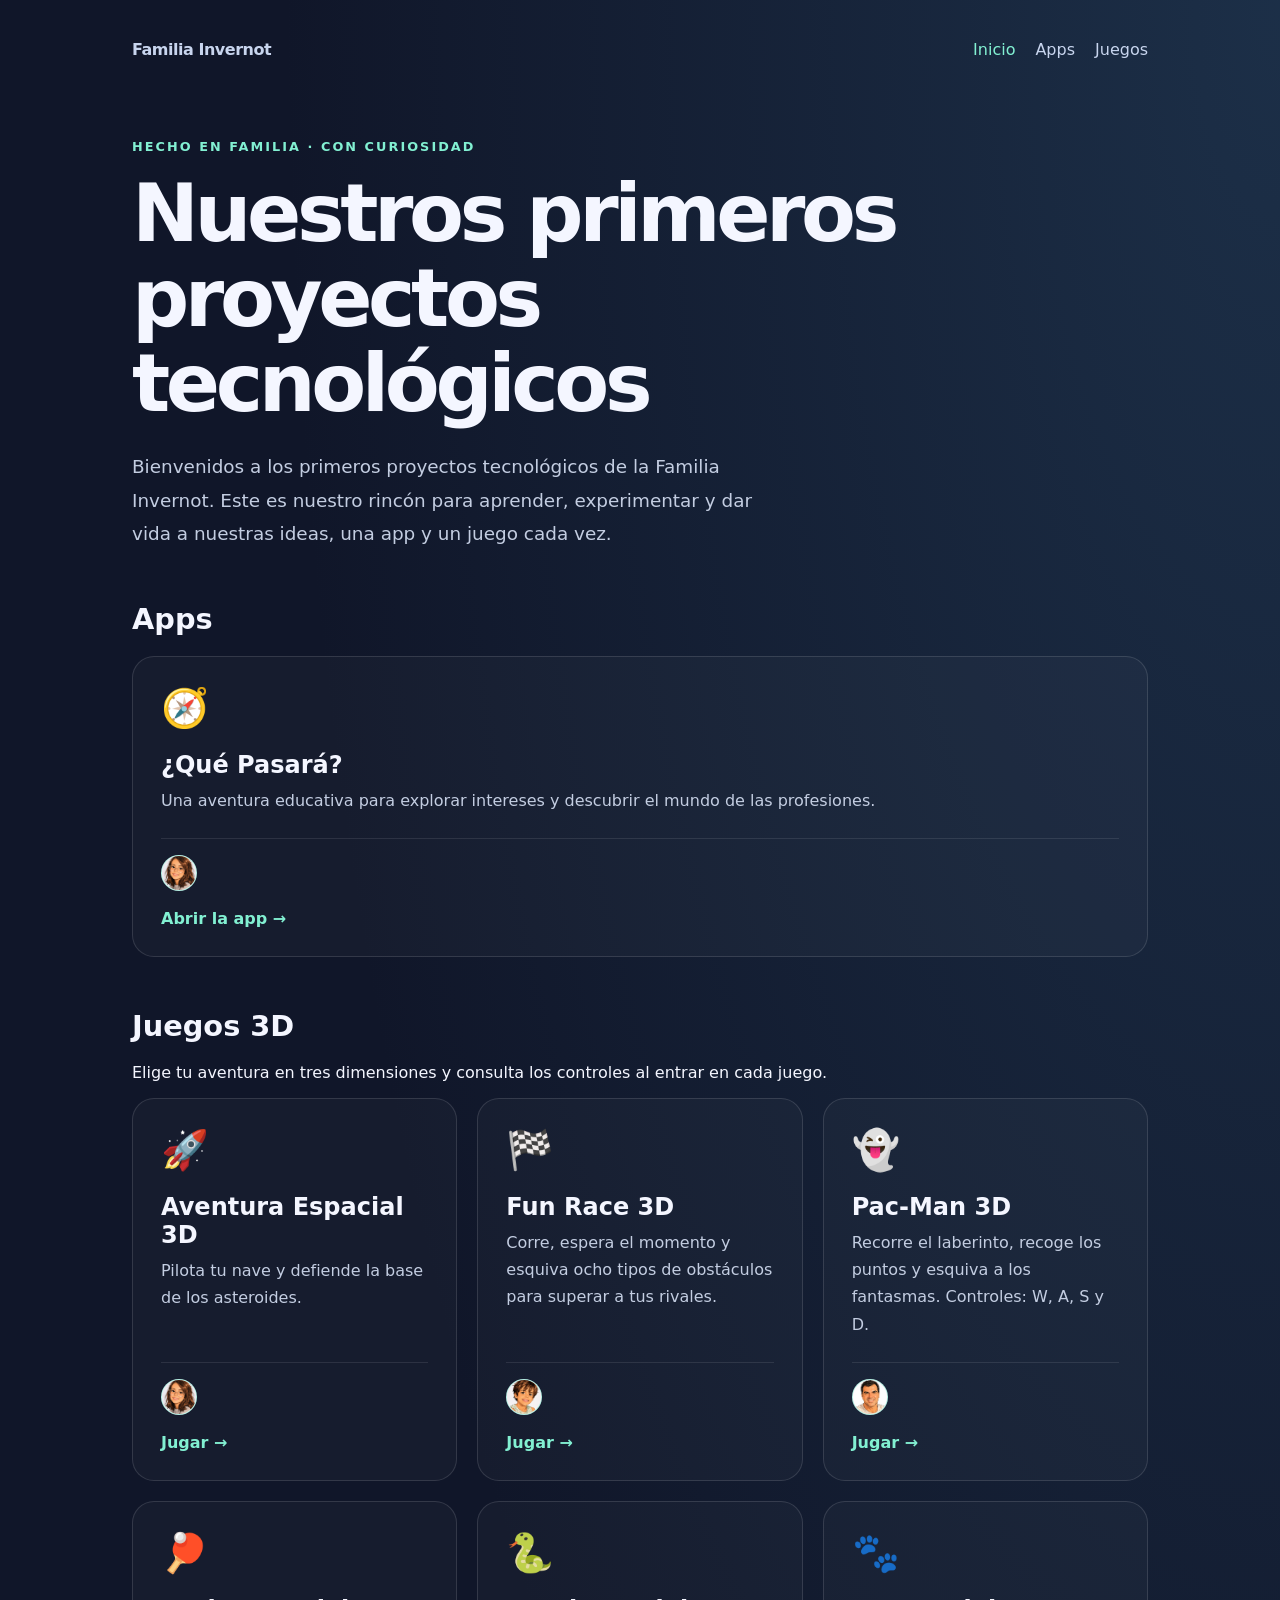
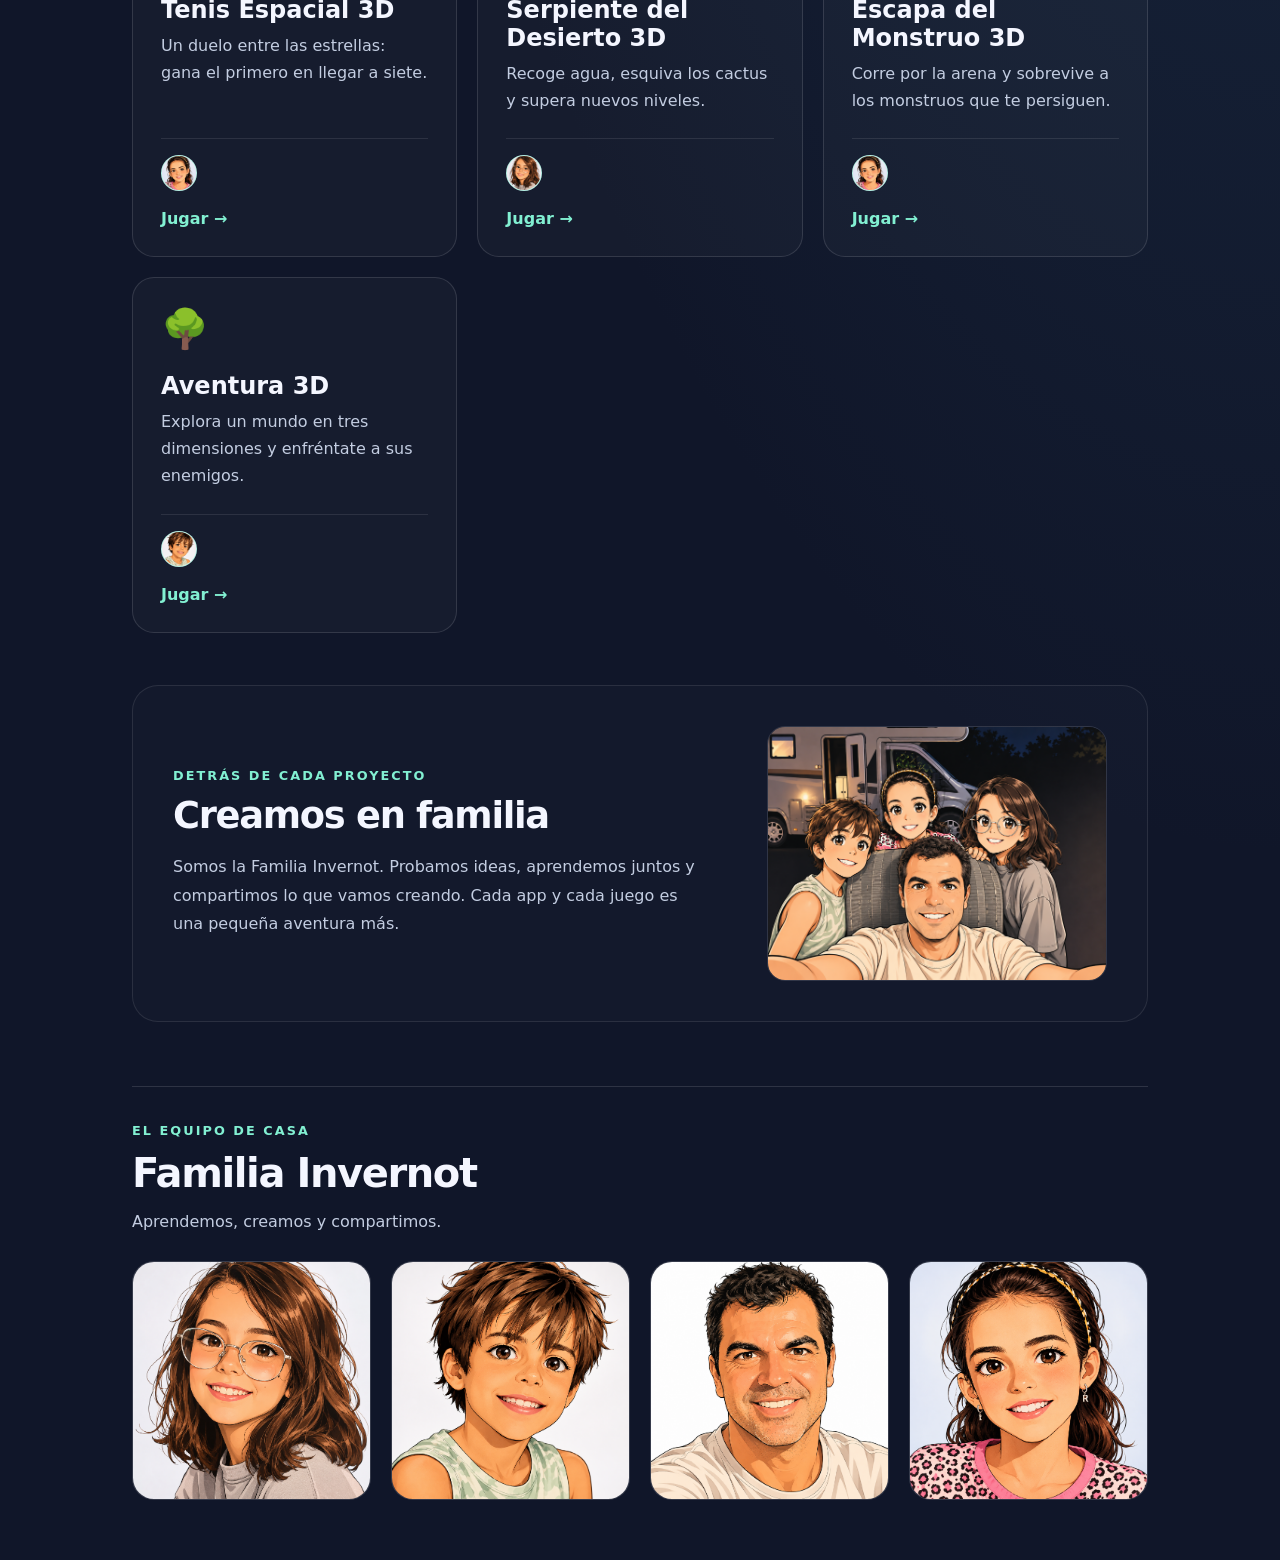
<file: index.html>
<!DOCTYPE html>
<html lang="es">
<head>
<meta charset="utf-8">
<meta name="viewport" content="width=device-width, initial-scale=1">
<meta name="description" content="Bienvenidos a los primeros proyectos tecnológicos de la Familia Invernot. Este es nuestro rincón para aprender, experimentar y dar vida a nuestras ideas, una app y un juego cada vez.">
<title>Nuestros primeros proyectos tecnológicos · Familia Invernot</title>
<link rel="stylesheet" href="assets/site.css">
</head>
<body>
<div class="site-wrap">
<nav class="site-nav" aria-label="Navegación principal">
<a class="site-brand" href="index.html">Familia Invernot</a>
<a href="index.html" aria-current="page">Inicio</a>
<a href="#apps">Apps</a>
<a href="#games">Juegos</a>
</nav>
<main>
<p class="eyebrow">Hecho en familia · Con curiosidad</p>
<h1>Nuestros primeros proyectos tecnológicos</h1>
<p class="intro">Bienvenidos a los primeros proyectos tecnológicos de la Familia Invernot. Este es nuestro rincón para aprender, experimentar y dar vida a nuestras ideas, una app y un juego cada vez.</p>
<section id="apps" aria-labelledby="apps-title">
<h2 id="apps-title">Apps</h2>
<div class="cards">
<a class="card" href="apps/QuePasara_Anime_Imagenes.html"><span class="card-icon" aria-hidden="true">🧭</span><h3>¿Qué Pasará?</h3><p>Una aventura educativa para explorar intereses y descubrir el mundo de las profesiones.</p><span class="card-creator"><img src="assets/img/perfil-01.png" alt="" width="36" height="36" loading="lazy" decoding="async"></span><span class="card-action">Abrir la app →</span></a>
</div>
</section>
<section id="games" aria-labelledby="games-title">
<h2 id="games-title">Juegos 3D</h2>
<p>Elige tu aventura en tres dimensiones y consulta los controles al entrar en cada juego.</p>
<div class="cards">
<a class="card" href="games/spaceship.html"><span class="card-icon" aria-hidden="true">🚀</span><h3>Aventura Espacial 3D</h3><p>Pilota tu nave y defiende la base de los asteroides.</p><span class="card-creator"><img src="assets/img/perfil-01.png" alt="" width="36" height="36" loading="lazy" decoding="async"></span><span class="card-action">Jugar →</span></a>
<a class="card" href="games/fun_race_3d_orientacion_corregida.html"><span class="card-icon" aria-hidden="true">🏁</span><h3>Fun Race 3D</h3><p>Corre, espera el momento y esquiva ocho tipos de obstáculos para superar a tus rivales.</p><span class="card-creator"><img src="assets/img/perfil-02.png" alt="" width="36" height="36" loading="lazy" decoding="async"></span><span class="card-action">Jugar →</span></a>
<a class="card" href="games/pacman/index.html"><span class="card-icon" aria-hidden="true">👻</span><h3>Pac-Man 3D</h3><p>Recorre el laberinto, recoge los puntos y esquiva a los fantasmas. Controles: W, A, S y D.</p><span class="card-creator"><img src="assets/img/perfil-03.png" alt="" width="36" height="36" loading="lazy" decoding="async"></span><span class="card-action">Jugar →</span></a>
<a class="card" href="games/space-tennis.html"><span class="card-icon" aria-hidden="true">🏓</span><h3>Tenis Espacial 3D</h3><p>Un duelo entre las estrellas: gana el primero en llegar a siete.</p><span class="card-creator"><img src="assets/img/perfil-04.png" alt="" width="36" height="36" loading="lazy" decoding="async"></span><span class="card-action">Jugar →</span></a>
<a class="card" href="games/snake.html"><span class="card-icon" aria-hidden="true">🐍</span><h3>Serpiente del Desierto 3D</h3><p>Recoge agua, esquiva los cactus y supera nuevos niveles.</p><span class="card-creator"><img src="assets/img/perfil-01.png" alt="" width="36" height="36" loading="lazy" decoding="async"></span><span class="card-action">Jugar →</span></a>
<a class="card" href="games/gat-i-ratoli.html"><span class="card-icon" aria-hidden="true">🐾</span><h3>Escapa del Monstruo 3D</h3><p>Corre por la arena y sobrevive a los monstruos que te persiguen.</p><span class="card-creator"><img src="assets/img/perfil-04.png" alt="" width="36" height="36" loading="lazy" decoding="async"></span><span class="card-action">Jugar →</span></a>
<a class="card" href="games/leo-nite.html"><span class="card-icon" aria-hidden="true">🌳</span><h3>Aventura 3D</h3><p>Explora un mundo en tres dimensiones y enfréntate a sus enemigos.</p><span class="card-creator"><img src="assets/img/perfil-02.png" alt="" width="36" height="36" loading="lazy" decoding="async"></span><span class="card-action">Jugar →</span></a>
</div>
</section>
<section class="family-section" aria-labelledby="family-title">
<div class="family-copy">
<p class="eyebrow">Detrás de cada proyecto</p>
<h2 id="family-title">Creamos en familia</h2>
<p>Somos la Familia Invernot. Probamos ideas, aprendemos juntos y compartimos lo que vamos creando. Cada app y cada juego es una pequeña aventura más.</p>
</div>
<figure class="family-portrait">
<img src="assets/img/selfi-family.png" alt="Ilustración de la Familia Invernot junto a una autocaravana." width="1448" height="1086" loading="lazy" decoding="async">
</figure>
</section>
</main>
<footer class="family-footer">
<div class="footer-family-heading"><p class="eyebrow">El equipo de casa</p><h2>Familia Invernot</h2><p>Aprendemos, creamos y compartimos.</p></div>
<div class="family-profiles" aria-label="Retratos de la Familia Invernot">
<figure class="family-profile"><img src="assets/img/perfil-01.png" alt="Retrato familiar 1" width="1254" height="1254" loading="lazy" decoding="async"></figure>
<figure class="family-profile"><img src="assets/img/perfil-02.png" alt="Retrato familiar 2" width="1254" height="1254" loading="lazy" decoding="async"></figure>
<figure class="family-profile"><img src="assets/img/perfil-03.png" alt="Retrato familiar 3" width="1254" height="1254" loading="lazy" decoding="async"></figure>
<figure class="family-profile"><img src="assets/img/perfil-04.png" alt="Retrato familiar 4" width="1254" height="1254" loading="lazy" decoding="async"></figure>
</div>
</footer>
</div>
</body>
</html>
</file>
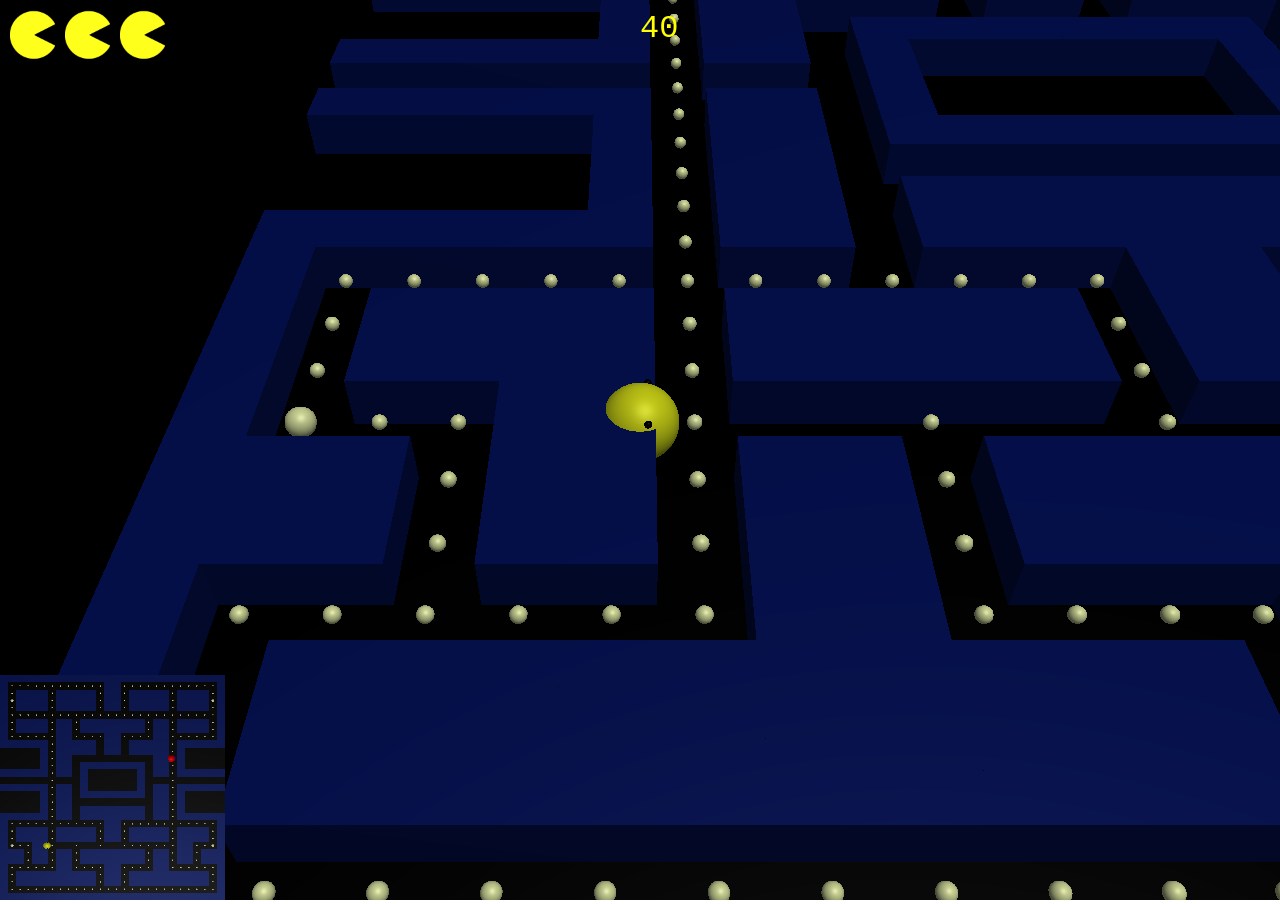
<file: games/pacman/index.html>
﻿<!DOCTYPE html>

<html lang="es">
    <head>
        <meta charset="utf-8"><meta name="viewport" content="width=device-width, initial-scale=1">
        <title>Pac-Man 3D</title>
        <link rel="icon" type="image/png" href="img/pacman_icon.png"/>
        <link rel="stylesheet"  href="css/style.css">
        <script type="text/javascript" src="libs/three.js"></script>
        <script type="text/javascript" src="libs/jquery.js"></script>
        <script type="text/javascript" src="libs/Tween.js"></script>
        <script type="text/javascript" src="src/GameUtils.js"></script>
        <script type="text/javascript" src="src/Character3D.js"></script>
        <script type="text/javascript" src="src/Orientation.js"></script>
        <script type="text/javascript" src="src/CellType.js"></script>
        <script type="text/javascript" src="src/Wall.js"></script>
        <script type="text/javascript" src="src/Dot.js"></script>
        <script type="text/javascript" src="src/Scene.js"></script>
        <script type="text/javascript" src="src/PacMan.js"></script>
        <script type="text/javascript" src="src/Ghost.js"></script>
    </head>
    <body>
        <div id="lives"></div>
        <div id="Score"></div>
        <div id="WebGL-Output"></div>
    </body>
</html>
</file>
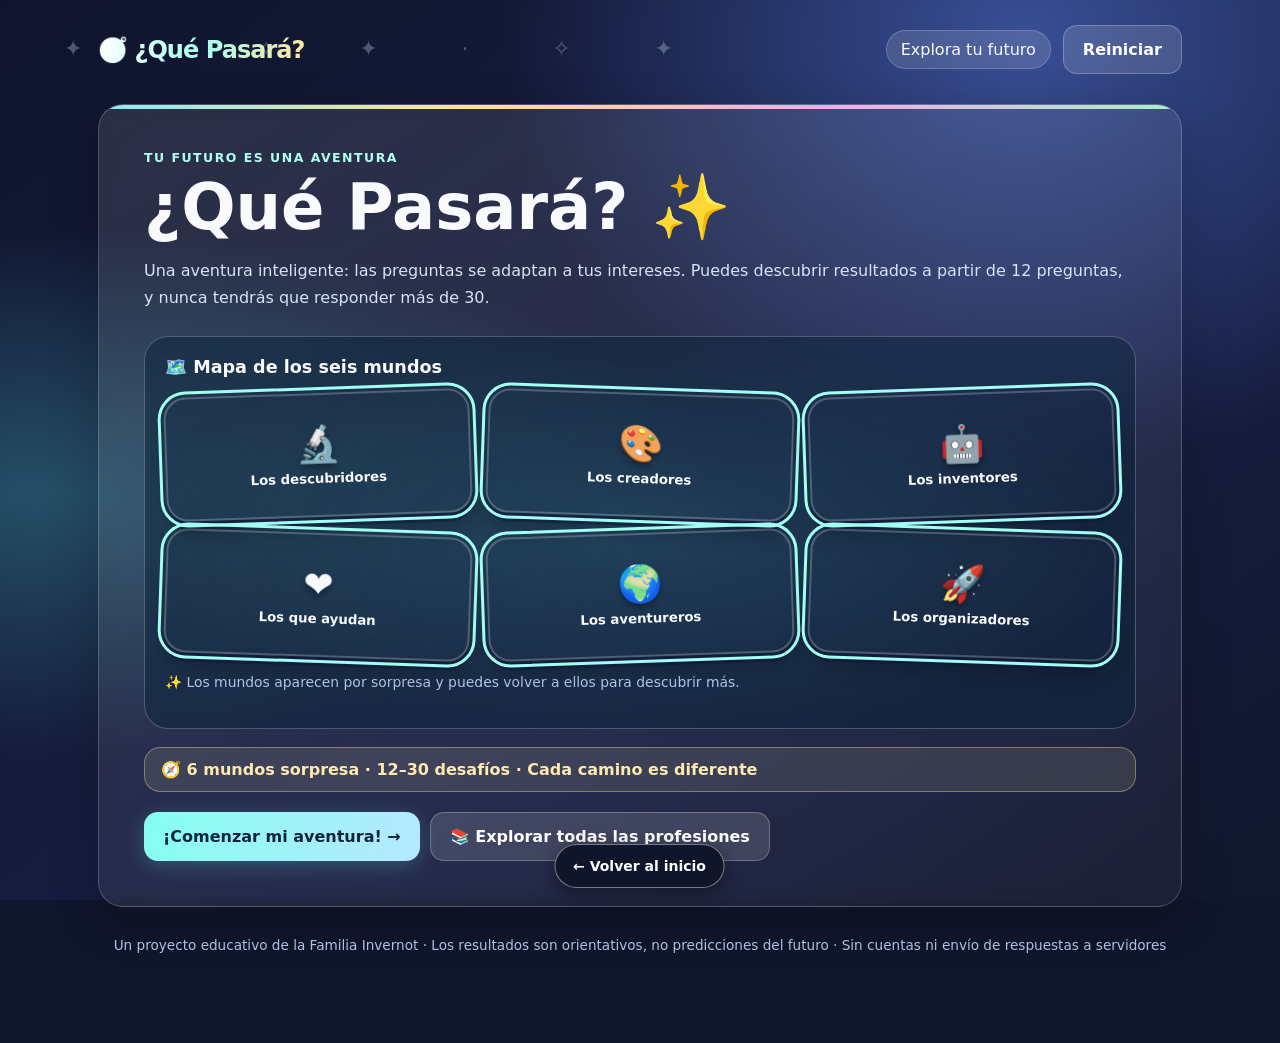
<file: apps/QuePasara_Anime_Imagenes.html>
<!doctype html><html lang="es"><head><meta charset="utf-8"><meta name="viewport" content="width=device-width,initial-scale=1"><title>¿Qué Pasará? · Enciclopedia de profesiones</title><style>
:root{font-family:system-ui,Segoe UI,sans-serif;color:#f8fafc;background:#10162b}*{box-sizing:border-box}body{margin:0;background:radial-gradient(circle at 10% 10%,#263d77,transparent 45%),linear-gradient(140deg,#10162b,#17223d);min-height:100vh}.wrap{max-width:1060px;margin:auto;padding:25px 18px}header{display:flex;justify-content:space-between;align-items:center;gap:12px;flex-wrap:wrap}.brand{font-weight:900;font-size:1.5rem}.pill{background:#ffffff20;border:1px solid #ffffff30;border-radius:30px;padding:9px 14px}main{margin-top:30px}.panel{background:#ffffff12;border:1px solid #ffffff29;box-shadow:0 15px 50px #0003;border-radius:25px;padding:clamp(20px,5vw,45px)}h1{font-size:clamp(2.2rem,6vw,4rem);line-height:1.08;margin:8px 0 16px}h2{font-size:clamp(1.5rem,4vw,2.3rem)}p{line-height:1.65;color:#d8e3fa}.muted{color:#b6c7e9}.tag{color:#a5f3fc;font-weight:800;text-transform:uppercase;letter-spacing:.12em;font-size:.78rem}button,input,select{font:inherit}button{border:0;border-radius:14px;padding:14px 19px;background:#67e8f9;color:#10243b;font-weight:800;cursor:pointer}button:hover{filter:brightness(1.09);transform:translateY(-1px)}button:focus-visible,input:focus-visible{outline:3px solid #fbbf24;outline-offset:3px}.secondary{background:#ffffff22;color:white;border:1px solid #ffffff40}.choices{display:grid;grid-template-columns:repeat(auto-fit,minmax(205px,1fr));gap:12px;margin:20px 0}.choice{display:block;width:100%;text-align:left;background:#ffffff14;color:white;border:2px solid #ffffff24;min-height:80px}.choice.selected{border-color:#67e8f9;background:#1d5063}.progress{height:12px;border-radius:50px;background:#ffffff25;overflow:hidden;margin:16px 0}.progress>div{height:100%;background:linear-gradient(90deg,#34d399,#67e8f9);transition:width .3s}.row{display:flex;gap:12px;align-items:center;flex-wrap:wrap}.space{justify-content:space-between}.grid{display:grid;grid-template-columns:repeat(auto-fit,minmax(220px,1fr));gap:15px}.tile{background:#ffffff12;border:1px solid #ffffff26;border-radius:17px;padding:18px}.tile h3{margin:7px 0}.score{font-size:1.5rem;font-weight:900;color:#67e8f9}.small{font-size:.87rem}.hidden{display:none}label{display:block;margin:12px 0}select,input{background:#fff;color:#15223c;padding:12px;border-radius:12px;border:0;max-width:100%}.footer{margin-top:30px;text-align:center;font-size:.85rem;color:#b6c7e9}.warning{background:#fbbf2420;border:1px solid #fbbf2460;border-radius:12px;padding:12px;margin:16px 0}a{color:#93e8ff} .avatar{font-size:2.2rem} .worldIcon{font-size:3rem} .question{font-size:1.4rem;font-weight:800} .nav{display:flex;gap:10px;flex-wrap:wrap;margin-top:20px}

/* Versión aventura visual: ilustraciones CSS, mapa y transiciones sin dependencias */
:root{--gold:#ffe58a;--aqua:#73f6e1;--ink:#10172f}body{background:radial-gradient(ellipse at 80% 4%,#384f96 0,transparent 36%),radial-gradient(ellipse at 3% 55%,#254f67 0,transparent 38%),linear-gradient(145deg,#10152d,#171d42 60%,#11172c);background-attachment:fixed}body:before{content:'✦  ·     ✧          ✦        ·       ✧          ✦';position:fixed;top:4%;left:5%;right:5%;pointer-events:none;color:#d4e5ff50;letter-spacing:3vw;font-size:22px;animation:twinkle 5s ease-in-out infinite alternate}.wrap{max-width:1120px;position:relative}.brand{letter-spacing:-.04em;background:linear-gradient(100deg,#fff,#a7fff1,#ffe5a0);background-clip:text;-webkit-background-clip:text;color:transparent}.panel{position:relative;overflow:hidden;background:linear-gradient(150deg,#ffffff1c,#ffffff0b);border-color:#ffffff35;backdrop-filter:blur(9px);animation:appear .42s ease-out}.panel:before{content:'';position:absolute;inset:0 0 auto;height:4px;background:linear-gradient(90deg,#8be9fd,#ffe58a,#f8a8e6,#a6f2c5)}.tag{color:#b0fff1}.tile{background:linear-gradient(145deg,#ffffff18,#ffffff09);transition:transform .25s,box-shadow .25s,border-color .25s}.tile:hover{transform:translateY(-5px);box-shadow:0 16px 30px #0003;border-color:#a8f9f480}button{transition:transform .18s,filter .18s,box-shadow .18s}button:not(.secondary):not(.choice){background:linear-gradient(110deg,#85fff0,#b5e8ff);box-shadow:0 5px 20px #65e6ef38}button:disabled{opacity:.5;cursor:not-allowed;transform:none}.choice{transition:transform .2s,background .2s,border-color .2s}.choice:hover{transform:translateY(-2px);border-color:#ffffff88}.choice.selected{background:#27637a;border-color:#8affea;box-shadow:inset 0 0 0 1px #8affea}.worldIcon{display:inline-grid;place-items:center;width:78px;height:78px;border-radius:25px;background:linear-gradient(140deg,#ffffff32,#ffffff0a);box-shadow:inset 0 0 0 1px #ffffff30,0 12px 24px #0002;transform:rotate(-5deg);margin:5px 0 12px}.avatar{display:inline-block;transition:transform .2s}.choice:hover .avatar{transform:scale(1.25) rotate(8deg)}.progress{height:15px;border:1px solid #ffffff40}.progress>div{background:linear-gradient(90deg,#7af4d1,#8dbbff,#f7b2ed)}.quest-intro{display:flex;gap:18px;align-items:center;flex-wrap:wrap}.quest-intro>div:last-child{flex:1;min-width:190px}.quest-art{width:min(100%,260px);height:185px;position:relative;flex:0 0 260px;display:grid;place-items:center}.quest-orbit{position:absolute;width:165px;height:165px;border:2px dashed #ffffff6a;border-radius:50%;animation:orbit 28s linear infinite}.quest-orbit:before,.quest-orbit:after{content:'✦';position:absolute;color:#ffe58a;font-size:26px;top:-20px;left:70px}.quest-orbit:after{top:140px;left:10px;color:#8affea}.quest-planet{width:128px;height:128px;display:grid;place-items:center;font-size:72px;border-radius:42%;background:radial-gradient(circle at 30% 25%,#ffffff70,#b2eaff4a 50%,#6b8ed933);box-shadow:0 0 45px #8ddcff60;animation:float 3.5s ease-in-out infinite}.world-map{margin:25px 0 10px;padding:20px;border-radius:24px;border:1px solid #ffffff3c;background:radial-gradient(ellipse at center,#347c8d48,transparent 72%),#0b233a80}.map-title{font-weight:900;font-size:1.1rem;margin-bottom:16px}.map-grid{display:grid;grid-template-columns:repeat(3,minmax(0,1fr));gap:16px;position:relative}.map-node{position:relative;min-height:124px;display:flex;align-items:center;justify-content:center;flex-direction:column;gap:6px;text-align:center;padding:12px 7px;border-radius:22px;border:2px solid #ffffff3a;background:linear-gradient(155deg,var(--world-color,#6d99d8)55,#1a2e56);box-shadow:0 9px 0 #0c193a80,0 14px 20px #0003;transform:rotate(var(--tilt,0deg))}.map-node:nth-child(even){--tilt:2deg}.map-node:nth-child(odd){--tilt:-2deg}.map-node .map-emoji{font-size:36px;filter:drop-shadow(0 4px 3px #0005)}.map-node .map-label{font-weight:800;font-size:.83rem;line-height:1.2}.map-node.completed{border-color:#ffe58a}.map-node.current{outline:3px solid #a2fff1;outline-offset:3px;animation:pulse 2s ease-in-out infinite}.map-stamp{position:absolute;right:6px;top:5px;background:#103e3b;border-radius:50%;padding:4px;font-size:14px}.quest-banner{margin:18px 0 0;padding:12px 16px;background:#fff1b91c;border:1px solid #ffe58a60;border-radius:16px;color:#ffe9b0;font-weight:700}.confetti{font-size:40px;letter-spacing:12px;animation:float 3s infinite}.world-badge{display:inline-block;padding:7px 13px;border-radius:999px;background:#ffffff24;border:1px solid #ffffff50;margin-bottom:12px}@keyframes appear{from{opacity:0;transform:translateY(12px)}to{opacity:1;transform:translateY(0)}}@keyframes float{50%{transform:translateY(-10px) rotate(5deg)}}@keyframes orbit{to{transform:rotate(360deg)}}@keyframes twinkle{to{opacity:.3}}@keyframes pulse{50%{outline-color:#ffffff55}}@media(max-width:650px){.map-grid{grid-template-columns:repeat(2,minmax(0,1fr));gap:12px}.map-node{min-height:115px}.quest-art{flex:1 1 100%;height:145px}.quest-orbit{width:130px;height:130px}.quest-planet{width:110px;height:110px;font-size:58px}.wrap{padding:15px 12px}.panel{padding:22px 17px}}@media(prefers-reduced-motion:reduce){*,*:before,*:after{animation:none!important;transition:none!important;scroll-behavior:auto!important}}@media print{body{background:white;color:black}.panel,.tile{color:black;background:white;border-color:#bbb}.footer,header button,.nav{display:none}p,.muted{color:#333}}

.photo-avatar{width:88px;height:88px;object-fit:cover;border-radius:50%;border:3px solid #8affea;vertical-align:middle}.photo-preview{display:flex;align-items:center;gap:14px;flex-wrap:wrap;margin:14px 0}.camera-box{border:1px solid #ffffff55;border-radius:18px;padding:16px;margin:16px 0;background:#ffffff0d}.camera-video{display:block;width:min(100%,420px);max-height:320px;border-radius:14px;margin:12px 0;transform:scaleX(-1)}.camera-actions{display:flex;gap:10px;flex-wrap:wrap}.camera-help{font-size:.9rem;color:#d8e3fa}
</style><style>.anime-choices{display:grid;grid-template-columns:repeat(auto-fit,minmax(170px,1fr));gap:12px;margin:12px 0 24px}.anime-option{display:flex;align-items:center;flex-direction:column;gap:12px;text-align:center}.anime-frame{display:inline-flex;align-items:center;justify-content:center;border-radius:50%;padding:6px;vertical-align:middle;position:relative}.anime-frame .photo-avatar{width:92px;height:92px}.anime-clasico{background:linear-gradient(135deg,#ffb6d5,#c4a5ff);box-shadow:0 0 22px #ffb6d566}.anime-aventura{background:linear-gradient(135deg,#ffdd77,#ff806d);box-shadow:0 0 22px #ffbb5590}.anime-fantasia{background:linear-gradient(135deg,#82e9ff,#a88cff,#f7a9ed);box-shadow:0 0 25px #a88cff99}.anime-clasico img{filter:saturate(1.2) contrast(1.08)}.anime-aventura img{filter:contrast(1.2) saturate(1.35)}.anime-fantasia img{filter:saturate(1.5) hue-rotate(8deg)}.anime-frame:after{content:'✦';position:absolute;top:-10px;right:-5px;color:#fff5b1;font-size:25px;text-shadow:0 0 7px #fff}.anime-aventura:after{content:'⚡'}.anime-fantasia:after{content:'✧'}.manga-result{width:170px;height:170px;object-fit:cover;border-radius:24px;border:4px solid #ffe58a;box-shadow:0 12px 25px #0005}.anime-option.selected{border-color:#ffe58a;background:#65406c}.anime-option .anime-frame{min-height:78px;min-width:78px}.anime-normal{background:#f7abc9}.anime-fantastico{background:#a58ef3}.anime-medieval{background:#d7ab70}.anime-aventurero{background:#7dbba5}</style><style>.scene-grid{display:grid;grid-template-columns:repeat(auto-fit,minmax(min(100%,225px),1fr));gap:18px}.scene-choice{padding:0!important;overflow:hidden;display:flex;flex-direction:column;min-height:220px;border:3px solid #ffffff55!important;border-radius:20px!important;background:#182a54!important;box-shadow:0 9px 22px #0005;transition:transform .2s,border-color .2s}.scene-choice:hover{transform:translateY(-5px)}.scene-choice.selected{border-color:#ffdf67!important;box-shadow:0 0 0 3px #ffdf6780}.scene-art{width:100%;aspect-ratio:360/220;object-fit:cover;display:block}.scene-label{padding:14px 12px;display:block;width:100%;font-size:1.06rem;font-weight:750;text-align:center;color:#fff}.scene-choice:focus-visible{outline:4px solid #fff;outline-offset:3px}</style><link rel="stylesheet" href="../assets/navigation.css">
<style>
.wrap{padding-bottom:90px}body[data-screen="quiz"] .panel{overflow:visible}body[data-screen="quiz"] .nav{position:sticky;bottom:74px;z-index:5;padding:12px;background:#132440f5;border:1px solid #ffffff40;border-radius:18px;box-shadow:0 8px 28px #0005}body[data-screen="quiz"] #next{min-width:160px}h1:focus,h2:focus{outline:none}@media(max-width:650px){body[data-screen="quiz"] .nav{bottom:calc(70px + env(safe-area-inset-bottom));gap:8px}body[data-screen="quiz"] #next{width:100%}.choices{grid-template-columns:repeat(auto-fit,minmax(min(100%,205px),1fr))}}
</style><style>.profile-details{max-width:780px}.profile-details h2{font-size:clamp(1.2rem,3vw,1.6rem);margin-top:30px}.profile-details ul{padding-left:24px;color:#d8e3fa;line-height:1.7}.profile-details li+li{margin-top:8px}.career-try{margin-top:24px;padding:4px 20px 10px;background:#67e8f910;border:1px solid #67e8f950;border-radius:18px}.career-try h2{margin-top:16px}.career-sources{margin-top:24px;padding:16px;border:1px solid #ffffff35;border-radius:14px}.career-sources summary{cursor:pointer;font-weight:700;line-height:1.5}.career-sources a{overflow-wrap:anywhere}.career-sources summary:focus-visible{outline:3px solid #fbbf24;outline-offset:4px}</style></head><body>
<a class="invernot-home" href="../index.html" aria-label="Volver al índice de la Familia Invernot">← Volver al inicio</a>
<div class="wrap"><header><div class="brand">🧭 ¿Qué Pasará?</div><div class="row"><span class="pill" id="status">Tu aventura comienza</span><button class="secondary" id="reset">Reiniciar</button></div></header><main id="app" aria-live="polite"></main><div class="footer">Un proyecto educativo de la Familia Invernot · Los resultados son orientativos, no predicciones del futuro · Sin cuentas ni envío de respuestas a servidores</div></div><script src="professions.js"></script><script>
'use strict';
const worlds=[{id:'ciencia',name:'Los descubridores',icon:'🔬',desc:'Ciencia, medicina, animales y naturaleza'},{id:'arte',name:'Los creadores',icon:'🎨',desc:'Arte, música, imaginación y diseño'},{id:'tecnologia',name:'Los inventores',icon:'🤖',desc:'Tecnología, máquinas y programación'},{id:'personas',name:'Los que ayudan',icon:'❤️',desc:'Enseñar, cuidar y escuchar'},{id:'aventura',name:'Los aventureros',icon:'🌍',desc:'Deporte, viajes y aire libre'},{id:'organizacion',name:'Los organizadores',icon:'🚀',desc:'Liderazgo, proyectos y negocios'}];
const interests=['ciencia','salud','animales','naturaleza','arte','musica','diseno','comunicacion','tecnologia','ingenieria','matematicas','personas','ensenanza','deporte','viajes','liderazgo','negocios','organizacion'];
const prompts={
ciencia:[['¿Qué te gustaría investigar?','Cómo funciona el cuerpo','Cómo viven los animales','Qué ocurre en el espacio','Cómo crecen las plantas'],['¿Qué actividad te apetece más?','Observar muestras con microscopio','Cuidar un animal herido','Estudiar el clima','Resolver un misterio científico'],['En un museo eliges...','Sala del cuerpo humano','Sala de dinosaurios','Sala de planetas','Sala de experimentos'],['¿Qué pregunta te intriga más?','¿Cómo curamos enfermedades?','¿Por qué migran las aves?','¿Cómo se forman las estrellas?','¿Cómo funciona la electricidad?'],['En un equipo de investigación prefieres...','Analizar datos','Observar seres vivos','Diseñar experimentos','Explicar descubrimientos'],['Si tuvieras un laboratorio...','Investigaría vacunas','Estudiaría animales','Analizaría el agua de los ríos','Inventaría materiales'],['¿Qué problema te gustaría resolver?','Una enfermedad','La desaparición de especies','La contaminación','El ahorro de energía'],['¿Qué vídeo escogerías?','El cerebro humano','La vida submarina','Los volcanes','Los robots espaciales'],['¿Qué herramienta usarías?','Microscopio','Prismáticos','Telescopio','Sensores electrónicos'],['¿Qué logro te haría ilusión?','Ayudar a mejorar la salud','Proteger una especie','Descubrir algo del universo','Crear un experimento nuevo']],
arte:[['¿Qué crearías?','Un cómic','Una canción','Una casa imaginaria','Un cortometraje'],['En una fiesta prefieres...','Diseñar la decoración','Tocar música','Hacer fotografías','Presentar el espectáculo'],['¿Qué taller elegirías?','Pintura','Instrumentos musicales','Diseño 3D','Teatro'],['¿Qué te gusta observar?','Los colores','Los sonidos','Los edificios','Las historias'],['Si pudieras publicar algo...','Un libro ilustrado','Un álbum musical','Una colección de ropa','Un documental'],['¿Qué regalo harías?','Un dibujo','Una canción','Un objeto diseñado por ti','Un vídeo'],['¿Qué harías en un escenario?','Diseñar el decorado','Actuar o cantar','Controlar luces y sonido','Contar una historia'],['¿Qué reto creativo eliges?','Crear un personaje','Componer una melodía','Diseñar un parque','Preparar una campaña'],['¿Qué asignatura te atrae más?','Plástica','Música','Tecnología y diseño','Lengua y expresión'],['¿Qué te gustaría mejorar?','Un dibujo','Una interpretación musical','Un producto cotidiano','Una historia']],
tecnologia:[['¿Qué inventarías?','Una aplicación','Un robot','Un puente inteligente','Un juego digital'],['¿Qué te divierte desmontar mentalmente?','Una web','Un coche','Una máquina','Una consola'],['En un proyecto tecnológico prefieres...','Programar','Montar piezas','Hacer cálculos','Diseñar pantallas'],['¿Qué problema resolverías?','Organizar tareas con una app','Automatizar una casa','Ahorrar energía','Crear un videojuego accesible'],['¿Qué aprenderías primero?','Programación','Electrónica','Física','Diseño digital'],['¿Qué visitarías?','Una empresa de software','Una fábrica de robots','Un centro aeroespacial','Un estudio de videojuegos'],['¿Qué te gustaría construir?','Un buscador','Un dron','Un vehículo','Una animación interactiva'],['¿Qué desafío te parece mejor?','Encontrar un error de código','Hacer funcionar un circuito','Diseñar una estructura resistente','Crear una interfaz bonita'],['Si falla un aparato...','Busco el problema paso a paso','Reviso las piezas','Mido y comparo resultados','Pienso una solución alternativa'],['¿Qué futuro te ilusiona?','Herramientas digitales útiles','Robots que ayuden','Transportes más limpios','Experiencias virtuales']],
personas:[['¿A quién ayudarías primero?','A alguien enfermo','A un compañero que no entiende algo','A alguien triste','A un grupo con un conflicto'],['¿Qué actividad elegirías?','Aprender primeros auxilios','Enseñar a leer','Escuchar a una persona','Organizar un equipo solidario'],['¿Dónde te gustaría colaborar?','Un hospital','Una escuela','Un centro comunitario','Una ONG'],['¿Qué habilidad te interesa?','Cuidar','Explicar','Escuchar','Mediar'],['Un amigo necesita ayuda y tú...','Busco ayuda sanitaria si hace falta','Le enseño una solución','Le escucho','Organizo apoyos'],['¿Qué resultado te haría feliz?','Una persona recuperada','Alguien aprendiendo','Alguien sintiéndose acompañado','Un grupo unido'],['¿Qué historia leerías?','La vida de una médica','Una profesora inspiradora','Un psicólogo que ayuda','Un proyecto de cooperación'],['¿Qué juego prefieres?','Simular un rescate','Dar una clase','Resolver emociones','Coordinar un grupo'],['¿Qué te gustaría mejorar?','La salud','La educación','El bienestar','La convivencia'],['¿Qué voluntariado escogerías?','Acompañar a pacientes','Apoyar deberes','Escuchar a mayores','Organizar una recogida solidaria']],
aventura:[['¿Qué excursión elegirías?','Explorar un bosque','Practicar un deporte','Visitar otro país','Observar fauna marina'],['¿Qué actividad te emociona?','Orientarte con un mapa','Entrenar','Conocer idiomas','Bucear y estudiar peces'],['¿Qué trabajo al aire libre te atrae?','Cuidar espacios naturales','Entrenar deportistas','Guiar visitantes','Investigar ecosistemas'],['¿Qué plan harías?','Una ruta de montaña','Un torneo','Un viaje cultural','Una limpieza de playa'],['¿Qué te gustaría aprender?','Supervivencia responsable','Anatomía del movimiento','Geografía','Biología marina'],['¿Qué documental verías?','Bosques del mundo','Grandes atletas','Culturas del planeta','Océanos'],['¿Qué desafío eliges?','Proteger un parque','Preparar una carrera','Planificar un recorrido','Salvar un arrecife'],['¿Qué objeto llevarías?','Brújula','Zapatillas deportivas','Guía de viaje','Cuaderno de campo'],['¿Qué te hace sentir bien?','Estar en la naturaleza','Moverme','Descubrir lugares','Observar animales'],['¿Qué logro preferirías?','Restaurar un bosque','Ayudar a mejorar una marca deportiva','Organizar un viaje inolvidable','Proteger el mar']],
organizacion:[['¿Qué proyecto dirigirías?','Una feria de ciencias','Un festival artístico','Una empresa tecnológica','Una campaña solidaria'],['¿Qué papel eliges en un equipo?','Investigar','Proponer ideas','Coordinar tareas','Explicar al público'],['Si montaras un negocio...','Vendería kits científicos','Crearía diseños','Desarrollaría una app','Organizaría experiencias'],['¿Qué te interesa aprender?','Analizar resultados','Publicidad creativa','Planificar presupuestos','Negociar acuerdos'],['¿Qué harías con un presupuesto pequeño?','Investigar necesidades','Crear un prototipo bonito','Comparar costes','Organizar voluntarios'],['¿Qué reto prefieres?','Resolver un problema complejo','Inventar una marca','Planificar un evento','Ayudar a un grupo a decidir'],['¿Qué actividad escolar te gusta?','Experimentos en equipo','Diseñar carteles','Organizar una excursión','Hablar en público'],['¿Qué te gustaría gestionar?','Un laboratorio','Un estudio creativo','Una tienda','Un proyecto social'],['Si tienes una idea nueva...','Compruebo si funciona','Hago dibujos','Preparo un plan','Busco colaboradores'],['¿Qué resultado celebrarías?','Un descubrimiento útil','Una creación original','Un proyecto bien organizado','Personas trabajando juntas']]
};
const optionTags={ciencia:[['salud','ciencia'],['animales','ciencia'],['ciencia','matematicas'],['naturaleza','ciencia']],arte:[['arte','diseno'],['musica','arte'],['diseno','ingenieria'],['comunicacion','arte']],tecnologia:[['tecnologia','matematicas'],['ingenieria','tecnologia'],['ingenieria','matematicas'],['tecnologia','diseno']],personas:[['salud','personas'],['ensenanza','personas'],['personas','comunicacion'],['liderazgo','personas']],aventura:[['naturaleza','ciencia'],['deporte','salud'],['viajes','comunicacion'],['animales','naturaleza']],organizacion:[['ciencia','organizacion'],['arte','negocios'],['negocios','organizacion'],['liderazgo','personas']]};
const jobs=[
 {
  "id": 0,
  "name": "Ingeniería aeroespacial",
  "tags": [
   "tecnologia",
   "ingenieria",
   "matematicas",
   "ciencia"
  ]
 },
 {
  "id": 1,
  "name": "Medicina",
  "tags": [
   "salud",
   "ciencia",
   "personas"
  ]
 },
 {
  "id": 2,
  "name": "Veterinaria",
  "tags": [
   "animales",
   "salud",
   "ciencia"
  ]
 },
 {
  "id": 3,
  "name": "Arquitectura",
  "tags": [
   "diseno",
   "arte",
   "ingenieria",
   "matematicas"
  ]
 },
 {
  "id": 4,
  "name": "Desarrollo de software",
  "tags": [
   "tecnologia",
   "matematicas",
   "diseno"
  ]
 },
 {
  "id": 5,
  "name": "Diseño de videojuegos",
  "tags": [
   "tecnologia",
   "arte",
   "diseno"
  ]
 },
 {
  "id": 6,
  "name": "Educación primaria",
  "tags": [
   "ensenanza",
   "personas",
   "comunicacion"
  ]
 },
 {
  "id": 7,
  "name": "Psicología",
  "tags": [
   "personas",
   "salud",
   "ciencia"
  ]
 },
 {
  "id": 8,
  "name": "Biología",
  "tags": [
   "ciencia",
   "animales",
   "naturaleza"
  ]
 },
 {
  "id": 9,
  "name": "Ingeniería robótica",
  "tags": [
   "ingenieria",
   "tecnologia",
   "matematicas"
  ]
 },
 {
  "id": 10,
  "name": "Diseño gráfico",
  "tags": [
   "arte",
   "diseno",
   "comunicacion"
  ]
 },
 {
  "id": 11,
  "name": "Música",
  "tags": [
   "musica",
   "arte",
   "comunicacion"
  ]
 },
 {
  "id": 12,
  "name": "Periodismo",
  "tags": [
   "comunicacion",
   "personas",
   "arte"
  ]
 },
 {
  "id": 13,
  "name": "Enfermería",
  "tags": [
   "salud",
   "personas",
   "ciencia"
  ]
 },
 {
  "id": 14,
  "name": "Fisioterapia",
  "tags": [
   "salud",
   "deporte",
   "personas"
  ]
 },
 {
  "id": 15,
  "name": "Ciencias del deporte",
  "tags": [
   "deporte",
   "salud",
   "personas"
  ]
 },
 {
  "id": 16,
  "name": "Guía de turismo",
  "tags": [
   "viajes",
   "comunicacion",
   "personas"
  ]
 },
 {
  "id": 17,
  "name": "Conservación ambiental",
  "tags": [
   "naturaleza",
   "ciencia",
   "animales"
  ]
 },
 {
  "id": 18,
  "name": "Dirección de empresas",
  "tags": [
   "negocios",
   "liderazgo",
   "organizacion"
  ]
 },
 {
  "id": 19,
  "name": "Organización de eventos",
  "tags": [
   "organizacion",
   "liderazgo",
   "comunicacion"
  ]
 },
 {
  "id": 20,
  "name": "Ingeniería civil",
  "tags": [
   "ingenieria",
   "matematicas",
   "organizacion"
  ]
 },
 {
  "id": 21,
  "name": "Investigación química",
  "tags": [
   "ciencia",
   "matematicas",
   "ingenieria"
  ]
 },
 {
  "id": 22,
  "name": "Trabajo social",
  "tags": [
   "personas",
   "comunicacion",
   "organizacion"
  ]
 },
 {
  "id": 23,
  "name": "Marketing",
  "tags": [
   "negocios",
   "arte",
   "comunicacion"
  ]
 },
 {
  "id": 24,
  "name": "Biología marina",
  "tags": [
   "animales",
   "naturaleza",
   "ciencia"
  ]
 },
 {
  "id": 25,
  "name": "Odontología",
  "tags": [
   "salud",
   "personas",
   "ciencia"
  ],
  "category": "Salud y bienestar"
 },
 {
  "id": 26,
  "name": "Farmacia",
  "tags": [
   "salud",
   "personas",
   "ciencia"
  ],
  "category": "Salud y bienestar"
 },
 {
  "id": 27,
  "name": "Cirugía",
  "tags": [
   "salud",
   "personas",
   "ciencia"
  ],
  "category": "Salud y bienestar"
 },
 {
  "id": 28,
  "name": "Pediatría",
  "tags": [
   "salud",
   "personas",
   "ciencia"
  ],
  "category": "Salud y bienestar"
 },
 {
  "id": 29,
  "name": "Neurología",
  "tags": [
   "salud",
   "personas",
   "ciencia"
  ],
  "category": "Salud y bienestar"
 },
 {
  "id": 30,
  "name": "Psiquiatría",
  "tags": [
   "salud",
   "personas",
   "ciencia"
  ],
  "category": "Salud y bienestar"
 },
 {
  "id": 31,
  "name": "Radiología",
  "tags": [
   "salud",
   "personas",
   "ciencia"
  ],
  "category": "Salud y bienestar"
 },
 {
  "id": 32,
  "name": "Terapia ocupacional",
  "tags": [
   "salud",
   "personas",
   "ciencia"
  ],
  "category": "Salud y bienestar"
 },
 {
  "id": 33,
  "name": "Logopedia",
  "tags": [
   "salud",
   "personas",
   "ciencia"
  ],
  "category": "Salud y bienestar"
 },
 {
  "id": 34,
  "name": "Óptica y optometría",
  "tags": [
   "salud",
   "personas",
   "ciencia"
  ],
  "category": "Salud y bienestar"
 },
 {
  "id": 35,
  "name": "Nutrición humana y dietética",
  "tags": [
   "salud",
   "personas",
   "ciencia"
  ],
  "category": "Salud y bienestar"
 },
 {
  "id": 36,
  "name": "Técnico de emergencias sanitarias",
  "tags": [
   "salud",
   "personas",
   "ciencia"
  ],
  "category": "Salud y bienestar"
 },
 {
  "id": 37,
  "name": "Técnico de laboratorio clínico",
  "tags": [
   "salud",
   "personas",
   "ciencia"
  ],
  "category": "Salud y bienestar"
 },
 {
  "id": 38,
  "name": "Higiene bucodental",
  "tags": [
   "salud",
   "personas",
   "ciencia"
  ],
  "category": "Salud y bienestar"
 },
 {
  "id": 39,
  "name": "Auxiliar de enfermería",
  "tags": [
   "salud",
   "personas",
   "ciencia"
  ],
  "category": "Salud y bienestar"
 },
 {
  "id": 40,
  "name": "Podología",
  "tags": [
   "salud",
   "personas",
   "ciencia"
  ],
  "category": "Salud y bienestar"
 },
 {
  "id": 41,
  "name": "Matrona",
  "tags": [
   "salud",
   "personas",
   "ciencia"
  ],
  "category": "Salud y bienestar"
 },
 {
  "id": 42,
  "name": "Técnico de farmacia",
  "tags": [
   "salud",
   "personas",
   "ciencia"
  ],
  "category": "Salud y bienestar"
 },
 {
  "id": 43,
  "name": "Prótesis dentales",
  "tags": [
   "salud",
   "personas",
   "ciencia"
  ],
  "category": "Salud y bienestar"
 },
 {
  "id": 44,
  "name": "Investigación biomédica",
  "tags": [
   "salud",
   "personas",
   "ciencia"
  ],
  "category": "Salud y bienestar"
 },
 {
  "id": 45,
  "name": "Ciberseguridad",
  "tags": [
   "tecnologia",
   "matematicas",
   "ingenieria"
  ],
  "category": "Tecnología e informática"
 },
 {
  "id": 46,
  "name": "Inteligencia artificial",
  "tags": [
   "tecnologia",
   "matematicas",
   "ingenieria"
  ],
  "category": "Tecnología e informática"
 },
 {
  "id": 47,
  "name": "Ciencia de datos",
  "tags": [
   "tecnologia",
   "matematicas",
   "ingenieria"
  ],
  "category": "Tecnología e informática"
 },
 {
  "id": 48,
  "name": "Administración de sistemas",
  "tags": [
   "tecnologia",
   "matematicas",
   "ingenieria"
  ],
  "category": "Tecnología e informática"
 },
 {
  "id": 49,
  "name": "Desarrollo web",
  "tags": [
   "tecnologia",
   "matematicas",
   "ingenieria"
  ],
  "category": "Tecnología e informática"
 },
 {
  "id": 50,
  "name": "Desarrollo de aplicaciones móviles",
  "tags": [
   "tecnologia",
   "matematicas",
   "ingenieria"
  ],
  "category": "Tecnología e informática"
 },
 {
  "id": 51,
  "name": "Ingeniería de telecomunicaciones",
  "tags": [
   "tecnologia",
   "matematicas",
   "ingenieria"
  ],
  "category": "Tecnología e informática"
 },
 {
  "id": 52,
  "name": "Diseño UX/UI",
  "tags": [
   "tecnologia",
   "matematicas",
   "ingenieria"
  ],
  "category": "Tecnología e informática"
 },
 {
  "id": 53,
  "name": "Administración de bases de datos",
  "tags": [
   "tecnologia",
   "matematicas",
   "ingenieria"
  ],
  "category": "Tecnología e informática"
 },
 {
  "id": 54,
  "name": "Ingeniería de redes",
  "tags": [
   "tecnologia",
   "matematicas",
   "ingenieria"
  ],
  "category": "Tecnología e informática"
 },
 {
  "id": 55,
  "name": "Computación en la nube",
  "tags": [
   "tecnologia",
   "matematicas",
   "ingenieria"
  ],
  "category": "Tecnología e informática"
 },
 {
  "id": 56,
  "name": "Desarrollo de videojuegos",
  "tags": [
   "tecnologia",
   "matematicas",
   "ingenieria"
  ],
  "category": "Tecnología e informática"
 },
 {
  "id": 57,
  "name": "Testing de software",
  "tags": [
   "tecnologia",
   "matematicas",
   "ingenieria"
  ],
  "category": "Tecnología e informática"
 },
 {
  "id": 58,
  "name": "Ingeniería de datos",
  "tags": [
   "tecnologia",
   "matematicas",
   "ingenieria"
  ],
  "category": "Tecnología e informática"
 },
 {
  "id": 59,
  "name": "Técnico de soporte informático",
  "tags": [
   "tecnologia",
   "matematicas",
   "ingenieria"
  ],
  "category": "Tecnología e informática"
 },
 {
  "id": 60,
  "name": "Ingeniería mecánica",
  "tags": [
   "ingenieria",
   "matematicas",
   "tecnologia"
  ],
  "category": "Ingeniería y construcción"
 },
 {
  "id": 61,
  "name": "Ingeniería eléctrica",
  "tags": [
   "ingenieria",
   "matematicas",
   "tecnologia"
  ],
  "category": "Ingeniería y construcción"
 },
 {
  "id": 62,
  "name": "Ingeniería industrial",
  "tags": [
   "ingenieria",
   "matematicas",
   "tecnologia"
  ],
  "category": "Ingeniería y construcción"
 },
 {
  "id": 63,
  "name": "Ingeniería química",
  "tags": [
   "ingenieria",
   "matematicas",
   "tecnologia"
  ],
  "category": "Ingeniería y construcción"
 },
 {
  "id": 64,
  "name": "Ingeniería ambiental",
  "tags": [
   "ingenieria",
   "matematicas",
   "tecnologia"
  ],
  "category": "Ingeniería y construcción"
 },
 {
  "id": 65,
  "name": "Ingeniería de energías renovables",
  "tags": [
   "ingenieria",
   "matematicas",
   "tecnologia"
  ],
  "category": "Ingeniería y construcción"
 },
 {
  "id": 66,
  "name": "Ingeniería de materiales",
  "tags": [
   "ingenieria",
   "matematicas",
   "tecnologia"
  ],
  "category": "Ingeniería y construcción"
 },
 {
  "id": 67,
  "name": "Ingeniería naval",
  "tags": [
   "ingenieria",
   "matematicas",
   "tecnologia"
  ],
  "category": "Ingeniería y construcción"
 },
 {
  "id": 68,
  "name": "Ingeniería biomédica",
  "tags": [
   "ingenieria",
   "matematicas",
   "tecnologia"
  ],
  "category": "Ingeniería y construcción"
 },
 {
  "id": 69,
  "name": "Topografía",
  "tags": [
   "ingenieria",
   "matematicas",
   "tecnologia"
  ],
  "category": "Ingeniería y construcción"
 },
 {
  "id": 70,
  "name": "Urbanismo",
  "tags": [
   "ingenieria",
   "matematicas",
   "tecnologia"
  ],
  "category": "Ingeniería y construcción"
 },
 {
  "id": 71,
  "name": "Delineación",
  "tags": [
   "ingenieria",
   "matematicas",
   "tecnologia"
  ],
  "category": "Ingeniería y construcción"
 },
 {
  "id": 72,
  "name": "Técnico de mantenimiento industrial",
  "tags": [
   "ingenieria",
   "matematicas",
   "tecnologia"
  ],
  "category": "Ingeniería y construcción"
 },
 {
  "id": 73,
  "name": "Instalación eléctrica",
  "tags": [
   "ingenieria",
   "matematicas",
   "tecnologia"
  ],
  "category": "Ingeniería y construcción"
 },
 {
  "id": 74,
  "name": "Fontanería",
  "tags": [
   "ingenieria",
   "matematicas",
   "tecnologia"
  ],
  "category": "Ingeniería y construcción"
 },
 {
  "id": 75,
  "name": "Carpintería",
  "tags": [
   "ingenieria",
   "matematicas",
   "tecnologia"
  ],
  "category": "Ingeniería y construcción"
 },
 {
  "id": 76,
  "name": "Albañilería",
  "tags": [
   "ingenieria",
   "matematicas",
   "tecnologia"
  ],
  "category": "Ingeniería y construcción"
 },
 {
  "id": 77,
  "name": "Soldadura",
  "tags": [
   "ingenieria",
   "matematicas",
   "tecnologia"
  ],
  "category": "Ingeniería y construcción"
 },
 {
  "id": 78,
  "name": "Educación infantil",
  "tags": [
   "personas",
   "ensenanza",
   "comunicacion"
  ],
  "category": "Educación y sociedad"
 },
 {
  "id": 79,
  "name": "Educación secundaria",
  "tags": [
   "personas",
   "ensenanza",
   "comunicacion"
  ],
  "category": "Educación y sociedad"
 },
 {
  "id": 80,
  "name": "Educación especial",
  "tags": [
   "personas",
   "ensenanza",
   "comunicacion"
  ],
  "category": "Educación y sociedad"
 },
 {
  "id": 81,
  "name": "Pedagogía",
  "tags": [
   "personas",
   "ensenanza",
   "comunicacion"
  ],
  "category": "Educación y sociedad"
 },
 {
  "id": 82,
  "name": "Educación social",
  "tags": [
   "personas",
   "ensenanza",
   "comunicacion"
  ],
  "category": "Educación y sociedad"
 },
 {
  "id": 83,
  "name": "Orientación educativa",
  "tags": [
   "personas",
   "ensenanza",
   "comunicacion"
  ],
  "category": "Educación y sociedad"
 },
 {
  "id": 84,
  "name": "Integración social",
  "tags": [
   "personas",
   "ensenanza",
   "comunicacion"
  ],
  "category": "Educación y sociedad"
 },
 {
  "id": 85,
  "name": "Interpretación de lengua de signos",
  "tags": [
   "personas",
   "ensenanza",
   "comunicacion"
  ],
  "category": "Educación y sociedad"
 },
 {
  "id": 86,
  "name": "Traducción e interpretación",
  "tags": [
   "personas",
   "ensenanza",
   "comunicacion"
  ],
  "category": "Educación y sociedad"
 },
 {
  "id": 87,
  "name": "Biblioteconomía",
  "tags": [
   "personas",
   "ensenanza",
   "comunicacion"
  ],
  "category": "Educación y sociedad"
 },
 {
  "id": 88,
  "name": "Cooperación internacional",
  "tags": [
   "personas",
   "ensenanza",
   "comunicacion"
  ],
  "category": "Educación y sociedad"
 },
 {
  "id": 89,
  "name": "Mediación comunitaria",
  "tags": [
   "personas",
   "ensenanza",
   "comunicacion"
  ],
  "category": "Educación y sociedad"
 },
 {
  "id": 90,
  "name": "Sociología",
  "tags": [
   "personas",
   "ensenanza",
   "comunicacion"
  ],
  "category": "Educación y sociedad"
 },
 {
  "id": 91,
  "name": "Antropología",
  "tags": [
   "personas",
   "ensenanza",
   "comunicacion"
  ],
  "category": "Educación y sociedad"
 },
 {
  "id": 92,
  "name": "Ilustración",
  "tags": [
   "arte",
   "diseno",
   "comunicacion"
  ],
  "category": "Arte y comunicación"
 },
 {
  "id": 93,
  "name": "Animación 3D",
  "tags": [
   "arte",
   "diseno",
   "comunicacion"
  ],
  "category": "Arte y comunicación"
 },
 {
  "id": 94,
  "name": "Fotografía",
  "tags": [
   "arte",
   "diseno",
   "comunicacion"
  ],
  "category": "Arte y comunicación"
 },
 {
  "id": 95,
  "name": "Dirección de cine",
  "tags": [
   "arte",
   "diseno",
   "comunicacion"
  ],
  "category": "Arte y comunicación"
 },
 {
  "id": 96,
  "name": "Guion de cine",
  "tags": [
   "arte",
   "diseno",
   "comunicacion"
  ],
  "category": "Arte y comunicación"
 },
 {
  "id": 97,
  "name": "Actuación",
  "tags": [
   "arte",
   "diseno",
   "comunicacion"
  ],
  "category": "Arte y comunicación"
 },
 {
  "id": 98,
  "name": "Danza",
  "tags": [
   "arte",
   "diseno",
   "comunicacion"
  ],
  "category": "Arte y comunicación"
 },
 {
  "id": 99,
  "name": "Producción musical",
  "tags": [
   "arte",
   "diseno",
   "comunicacion"
  ],
  "category": "Arte y comunicación"
 },
 {
  "id": 100,
  "name": "Diseño de moda",
  "tags": [
   "arte",
   "diseno",
   "comunicacion"
  ],
  "category": "Arte y comunicación"
 },
 {
  "id": 101,
  "name": "Diseño de interiores",
  "tags": [
   "arte",
   "diseno",
   "comunicacion"
  ],
  "category": "Arte y comunicación"
 },
 {
  "id": 102,
  "name": "Diseño industrial",
  "tags": [
   "arte",
   "diseno",
   "comunicacion"
  ],
  "category": "Arte y comunicación"
 },
 {
  "id": 103,
  "name": "Diseño de producto",
  "tags": [
   "arte",
   "diseno",
   "comunicacion"
  ],
  "category": "Arte y comunicación"
 },
 {
  "id": 104,
  "name": "Publicidad",
  "tags": [
   "arte",
   "diseno",
   "comunicacion"
  ],
  "category": "Arte y comunicación"
 },
 {
  "id": 105,
  "name": "Relaciones públicas",
  "tags": [
   "arte",
   "diseno",
   "comunicacion"
  ],
  "category": "Arte y comunicación"
 },
 {
  "id": 106,
  "name": "Locución",
  "tags": [
   "arte",
   "diseno",
   "comunicacion"
  ],
  "category": "Arte y comunicación"
 },
 {
  "id": 107,
  "name": "Edición de vídeo",
  "tags": [
   "arte",
   "diseno",
   "comunicacion"
  ],
  "category": "Arte y comunicación"
 },
 {
  "id": 108,
  "name": "Escritura",
  "tags": [
   "arte",
   "diseno",
   "comunicacion"
  ],
  "category": "Arte y comunicación"
 },
 {
  "id": 109,
  "name": "Restauración de arte",
  "tags": [
   "arte",
   "diseno",
   "comunicacion"
  ],
  "category": "Arte y comunicación"
 },
 {
  "id": 110,
  "name": "Diseño de sonido",
  "tags": [
   "arte",
   "diseno",
   "comunicacion"
  ],
  "category": "Arte y comunicación"
 },
 {
  "id": 111,
  "name": "Escenografía",
  "tags": [
   "arte",
   "diseno",
   "comunicacion"
  ],
  "category": "Arte y comunicación"
 },
 {
  "id": 112,
  "name": "Cómic",
  "tags": [
   "arte",
   "diseno",
   "comunicacion"
  ],
  "category": "Arte y comunicación"
 },
 {
  "id": 113,
  "name": "Física",
  "tags": [
   "ciencia",
   "naturaleza",
   "animales"
  ],
  "category": "Ciencia y naturaleza"
 },
 {
  "id": 114,
  "name": "Matemáticas",
  "tags": [
   "ciencia",
   "naturaleza",
   "animales"
  ],
  "category": "Ciencia y naturaleza"
 },
 {
  "id": 115,
  "name": "Astronomía",
  "tags": [
   "ciencia",
   "naturaleza",
   "animales"
  ],
  "category": "Ciencia y naturaleza"
 },
 {
  "id": 116,
  "name": "Geología",
  "tags": [
   "ciencia",
   "naturaleza",
   "animales"
  ],
  "category": "Ciencia y naturaleza"
 },
 {
  "id": 117,
  "name": "Meteorología",
  "tags": [
   "ciencia",
   "naturaleza",
   "animales"
  ],
  "category": "Ciencia y naturaleza"
 },
 {
  "id": 118,
  "name": "Oceanografía",
  "tags": [
   "ciencia",
   "naturaleza",
   "animales"
  ],
  "category": "Ciencia y naturaleza"
 },
 {
  "id": 119,
  "name": "Botánica",
  "tags": [
   "ciencia",
   "naturaleza",
   "animales"
  ],
  "category": "Ciencia y naturaleza"
 },
 {
  "id": 120,
  "name": "Zoología",
  "tags": [
   "ciencia",
   "naturaleza",
   "animales"
  ],
  "category": "Ciencia y naturaleza"
 },
 {
  "id": 121,
  "name": "Genética",
  "tags": [
   "ciencia",
   "naturaleza",
   "animales"
  ],
  "category": "Ciencia y naturaleza"
 },
 {
  "id": 122,
  "name": "Microbiología",
  "tags": [
   "ciencia",
   "naturaleza",
   "animales"
  ],
  "category": "Ciencia y naturaleza"
 },
 {
  "id": 123,
  "name": "Biotecnología",
  "tags": [
   "ciencia",
   "naturaleza",
   "animales"
  ],
  "category": "Ciencia y naturaleza"
 },
 {
  "id": 124,
  "name": "Arqueología",
  "tags": [
   "ciencia",
   "naturaleza",
   "animales"
  ],
  "category": "Ciencia y naturaleza"
 },
 {
  "id": 125,
  "name": "Paleontología",
  "tags": [
   "ciencia",
   "naturaleza",
   "animales"
  ],
  "category": "Ciencia y naturaleza"
 },
 {
  "id": 126,
  "name": "Ciencias ambientales",
  "tags": [
   "ciencia",
   "naturaleza",
   "animales"
  ],
  "category": "Ciencia y naturaleza"
 },
 {
  "id": 127,
  "name": "Guardería forestal",
  "tags": [
   "ciencia",
   "naturaleza",
   "animales"
  ],
  "category": "Ciencia y naturaleza"
 },
 {
  "id": 128,
  "name": "Gestión de fauna silvestre",
  "tags": [
   "ciencia",
   "naturaleza",
   "animales"
  ],
  "category": "Ciencia y naturaleza"
 },
 {
  "id": 129,
  "name": "Agronomía",
  "tags": [
   "ciencia",
   "naturaleza",
   "animales"
  ],
  "category": "Ciencia y naturaleza"
 },
 {
  "id": 130,
  "name": "Investigación climática",
  "tags": [
   "ciencia",
   "naturaleza",
   "animales"
  ],
  "category": "Ciencia y naturaleza"
 },
 {
  "id": 131,
  "name": "Técnico de laboratorio químico",
  "tags": [
   "ciencia",
   "naturaleza",
   "animales"
  ],
  "category": "Ciencia y naturaleza"
 },
 {
  "id": 132,
  "name": "Entrenamiento personal",
  "tags": [
   "deporte",
   "viajes",
   "personas"
  ],
  "category": "Deporte y aventura"
 },
 {
  "id": 133,
  "name": "Preparación física",
  "tags": [
   "deporte",
   "viajes",
   "personas"
  ],
  "category": "Deporte y aventura"
 },
 {
  "id": 134,
  "name": "Arbitraje deportivo",
  "tags": [
   "deporte",
   "viajes",
   "personas"
  ],
  "category": "Deporte y aventura"
 },
 {
  "id": 135,
  "name": "Fisiología del ejercicio",
  "tags": [
   "deporte",
   "viajes",
   "personas"
  ],
  "category": "Deporte y aventura"
 },
 {
  "id": 136,
  "name": "Socorrismo",
  "tags": [
   "deporte",
   "viajes",
   "personas"
  ],
  "category": "Deporte y aventura"
 },
 {
  "id": 137,
  "name": "Monitor de montaña",
  "tags": [
   "deporte",
   "viajes",
   "personas"
  ],
  "category": "Deporte y aventura"
 },
 {
  "id": 138,
  "name": "Guía de naturaleza",
  "tags": [
   "deporte",
   "viajes",
   "personas"
  ],
  "category": "Deporte y aventura"
 },
 {
  "id": 139,
  "name": "Dirección deportiva",
  "tags": [
   "deporte",
   "viajes",
   "personas"
  ],
  "category": "Deporte y aventura"
 },
 {
  "id": 140,
  "name": "Entrenamiento de fútbol",
  "tags": [
   "deporte",
   "viajes",
   "personas"
  ],
  "category": "Deporte y aventura"
 },
 {
  "id": 141,
  "name": "Instructor de esquí",
  "tags": [
   "deporte",
   "viajes",
   "personas"
  ],
  "category": "Deporte y aventura"
 },
 {
  "id": 142,
  "name": "Turismo activo",
  "tags": [
   "deporte",
   "viajes",
   "personas"
  ],
  "category": "Deporte y aventura"
 },
 {
  "id": 143,
  "name": "Contabilidad",
  "tags": [
   "negocios",
   "organizacion",
   "liderazgo"
  ],
  "category": "Empresa y comercio"
 },
 {
  "id": 144,
  "name": "Auditoría",
  "tags": [
   "negocios",
   "organizacion",
   "liderazgo"
  ],
  "category": "Empresa y comercio"
 },
 {
  "id": 145,
  "name": "Economía",
  "tags": [
   "negocios",
   "organizacion",
   "liderazgo"
  ],
  "category": "Empresa y comercio"
 },
 {
  "id": 146,
  "name": "Finanzas",
  "tags": [
   "negocios",
   "organizacion",
   "liderazgo"
  ],
  "category": "Empresa y comercio"
 },
 {
  "id": 147,
  "name": "Gestión de recursos humanos",
  "tags": [
   "negocios",
   "organizacion",
   "liderazgo"
  ],
  "category": "Empresa y comercio"
 },
 {
  "id": 148,
  "name": "Emprendimiento",
  "tags": [
   "negocios",
   "organizacion",
   "liderazgo"
  ],
  "category": "Empresa y comercio"
 },
 {
  "id": 149,
  "name": "Comercio internacional",
  "tags": [
   "negocios",
   "organizacion",
   "liderazgo"
  ],
  "category": "Empresa y comercio"
 },
 {
  "id": 150,
  "name": "Logística",
  "tags": [
   "negocios",
   "organizacion",
   "liderazgo"
  ],
  "category": "Empresa y comercio"
 },
 {
  "id": 151,
  "name": "Gestión de proyectos",
  "tags": [
   "negocios",
   "organizacion",
   "liderazgo"
  ],
  "category": "Empresa y comercio"
 },
 {
  "id": 152,
  "name": "Análisis de mercado",
  "tags": [
   "negocios",
   "organizacion",
   "liderazgo"
  ],
  "category": "Empresa y comercio"
 },
 {
  "id": 153,
  "name": "Ventas",
  "tags": [
   "negocios",
   "organizacion",
   "liderazgo"
  ],
  "category": "Empresa y comercio"
 },
 {
  "id": 154,
  "name": "Gestión de tiendas",
  "tags": [
   "negocios",
   "organizacion",
   "liderazgo"
  ],
  "category": "Empresa y comercio"
 },
 {
  "id": 155,
  "name": "Asesoría fiscal",
  "tags": [
   "negocios",
   "organizacion",
   "liderazgo"
  ],
  "category": "Empresa y comercio"
 },
 {
  "id": 156,
  "name": "Administración pública",
  "tags": [
   "negocios",
   "organizacion",
   "liderazgo"
  ],
  "category": "Empresa y comercio"
 },
 {
  "id": 157,
  "name": "Gestión inmobiliaria",
  "tags": [
   "negocios",
   "organizacion",
   "liderazgo"
  ],
  "category": "Empresa y comercio"
 },
 {
  "id": 158,
  "name": "Pilotaje de avión",
  "tags": [
   "viajes",
   "organizacion",
   "tecnologia"
  ],
  "category": "Transporte y servicios"
 },
 {
  "id": 159,
  "name": "Control de tráfico aéreo",
  "tags": [
   "viajes",
   "organizacion",
   "tecnologia"
  ],
  "category": "Transporte y servicios"
 },
 {
  "id": 160,
  "name": "Tripulación de cabina",
  "tags": [
   "viajes",
   "organizacion",
   "tecnologia"
  ],
  "category": "Transporte y servicios"
 },
 {
  "id": 161,
  "name": "Conducción ferroviaria",
  "tags": [
   "viajes",
   "organizacion",
   "tecnologia"
  ],
  "category": "Transporte y servicios"
 },
 {
  "id": 162,
  "name": "Mecánica de automóviles",
  "tags": [
   "viajes",
   "organizacion",
   "tecnologia"
  ],
  "category": "Transporte y servicios"
 },
 {
  "id": 163,
  "name": "Mecánica aeronáutica",
  "tags": [
   "viajes",
   "organizacion",
   "tecnologia"
  ],
  "category": "Transporte y servicios"
 },
 {
  "id": 164,
  "name": "Transporte marítimo",
  "tags": [
   "viajes",
   "organizacion",
   "tecnologia"
  ],
  "category": "Transporte y servicios"
 },
 {
  "id": 165,
  "name": "Navegación mercante",
  "tags": [
   "viajes",
   "organizacion",
   "tecnologia"
  ],
  "category": "Transporte y servicios"
 },
 {
  "id": 166,
  "name": "Conducción profesional",
  "tags": [
   "viajes",
   "organizacion",
   "tecnologia"
  ],
  "category": "Transporte y servicios"
 },
 {
  "id": 167,
  "name": "Bomberos",
  "tags": [
   "viajes",
   "organizacion",
   "tecnologia"
  ],
  "category": "Transporte y servicios"
 },
 {
  "id": 168,
  "name": "Protección civil",
  "tags": [
   "viajes",
   "organizacion",
   "tecnologia"
  ],
  "category": "Transporte y servicios"
 },
 {
  "id": 169,
  "name": "Policía",
  "tags": [
   "viajes",
   "organizacion",
   "tecnologia"
  ],
  "category": "Transporte y servicios"
 },
 {
  "id": 170,
  "name": "Servicios de emergencias",
  "tags": [
   "viajes",
   "organizacion",
   "tecnologia"
  ],
  "category": "Transporte y servicios"
 },
 {
  "id": 171,
  "name": "Hostelería",
  "tags": [
   "viajes",
   "organizacion",
   "tecnologia"
  ],
  "category": "Transporte y servicios"
 },
 {
  "id": 172,
  "name": "Cocina profesional",
  "tags": [
   "viajes",
   "organizacion",
   "tecnologia"
  ],
  "category": "Transporte y servicios"
 },
 {
  "id": 173,
  "name": "Pastelería",
  "tags": [
   "viajes",
   "organizacion",
   "tecnologia"
  ],
  "category": "Transporte y servicios"
 },
 {
  "id": 174,
  "name": "Panadería",
  "tags": [
   "viajes",
   "organizacion",
   "tecnologia"
  ],
  "category": "Transporte y servicios"
 },
 {
  "id": 175,
  "name": "Recepción hotelera",
  "tags": [
   "viajes",
   "organizacion",
   "tecnologia"
  ],
  "category": "Transporte y servicios"
 },
 {
  "id": 176,
  "name": "Organización turística",
  "tags": [
   "viajes",
   "organizacion",
   "tecnologia"
  ],
  "category": "Transporte y servicios"
 },
 {
  "id": 177,
  "name": "Agricultura",
  "tags": [
   "naturaleza",
   "ingenieria",
   "organizacion"
  ],
  "category": "Campo, mar y oficios"
 },
 {
  "id": 178,
  "name": "Ganadería",
  "tags": [
   "naturaleza",
   "ingenieria",
   "organizacion"
  ],
  "category": "Campo, mar y oficios"
 },
 {
  "id": 179,
  "name": "Apicultura",
  "tags": [
   "naturaleza",
   "ingenieria",
   "organizacion"
  ],
  "category": "Campo, mar y oficios"
 },
 {
  "id": 180,
  "name": "Pesca profesional",
  "tags": [
   "naturaleza",
   "ingenieria",
   "organizacion"
  ],
  "category": "Campo, mar y oficios"
 },
 {
  "id": 181,
  "name": "Acuicultura",
  "tags": [
   "naturaleza",
   "ingenieria",
   "organizacion"
  ],
  "category": "Campo, mar y oficios"
 },
 {
  "id": 182,
  "name": "Jardinería",
  "tags": [
   "naturaleza",
   "ingenieria",
   "organizacion"
  ],
  "category": "Campo, mar y oficios"
 },
 {
  "id": 183,
  "name": "Paisajismo",
  "tags": [
   "naturaleza",
   "ingenieria",
   "organizacion"
  ],
  "category": "Campo, mar y oficios"
 },
 {
  "id": 184,
  "name": "Viticultura",
  "tags": [
   "naturaleza",
   "ingenieria",
   "organizacion"
  ],
  "category": "Campo, mar y oficios"
 },
 {
  "id": 185,
  "name": "Enología",
  "tags": [
   "naturaleza",
   "ingenieria",
   "organizacion"
  ],
  "category": "Campo, mar y oficios"
 },
 {
  "id": 186,
  "name": "Industria alimentaria",
  "tags": [
   "naturaleza",
   "ingenieria",
   "organizacion"
  ],
  "category": "Campo, mar y oficios"
 },
 {
  "id": 187,
  "name": "Cerámica artesanal",
  "tags": [
   "naturaleza",
   "ingenieria",
   "organizacion"
  ],
  "category": "Campo, mar y oficios"
 },
 {
  "id": 188,
  "name": "Ebanistería",
  "tags": [
   "naturaleza",
   "ingenieria",
   "organizacion"
  ],
  "category": "Campo, mar y oficios"
 },
 {
  "id": 189,
  "name": "Floristería",
  "tags": [
   "naturaleza",
   "ingenieria",
   "organizacion"
  ],
  "category": "Campo, mar y oficios"
 },
 {
  "id": 190,
  "name": "Peluquería",
  "tags": [
   "naturaleza",
   "ingenieria",
   "organizacion"
  ],
  "category": "Campo, mar y oficios"
 },
 {
  "id": 191,
  "name": "Estética y belleza",
  "tags": [
   "naturaleza",
   "ingenieria",
   "organizacion"
  ],
  "category": "Campo, mar y oficios"
 },
 {
  "id": 192,
  "name": "Tatuaje artístico",
  "tags": [
   "naturaleza",
   "ingenieria",
   "organizacion"
  ],
  "category": "Campo, mar y oficios"
 }
];
const profiles=window.professionProfiles;
for(const job of jobs){const profile=profiles[job.name];if(!profile)throw new Error('Falta la ficha de '+job.name);job.desc=profile.summary;job.path=profile.study;}
const professionDescriptions=Object.fromEntries(jobs.map(job=>[job.name,job.desc]));
function fullProfile(job){
 const p=profiles[job.name];
 return `<div class="profile-details"><h2>🌟 ¿En qué consiste este trabajo?</h2><p>${esc(p.summary)}</p><h2>🧩 Tareas que podrías realizar</h2><ul>${p.tasks.map(task=>`<li>${esc(task)}.</li>`).join('')}</ul><h2>🏡 ¿Dónde puede trabajar?</h2><p>${esc(p.where)}</p><h2>💪 Habilidades de esta profesión</h2><p>${esc(p.skills)}</p><h2>🎒 ¿Qué puedo estudiar?</h2><p>${esc(p.study)}</p><h2>✨ Lo gratificante y lo exigente</h2><p><strong>Lo gratificante:</strong> ${esc(p.reward)}</p><p><strong>El reto:</strong> ${esc(p.challenge)}</p><div class="career-try"><h2>🧭 Una forma de explorarlo</h2><p>${esc(p.tryIt)}</p></div><details class="career-sources"><summary>Consultar estudios y requisitos en fuentes oficiales</summary><p class="small">Orientación para España. Comprueba la oferta y los requisitos del puesto en tu comunidad antes de elegir un itinerario.</p><ul>${p.sources.map(source=>`<li><a href="${esc(source.url)}" target="_blank" rel="noopener noreferrer">${esc(source.title)} ↗</a></li>`).join('')}</ul><p class="small muted">Contenido editorial revisado el 13 de noviembre de 2026. Las fichas describen ejemplos de tareas; las funciones concretas dependen del puesto.</p></details><div class="warning">Esta ficha te ayuda a explorar una posibilidad. No tienes que decidir tu futuro ahora.</div></div>`;
}
function catalog(){const categories=['Todas',...new Set(jobs.map(j=>j.category||'Profesiones iniciales'))];view(`<section class="panel"><div class="tag">Enciclopedia profesional</div><h1>Explora todas las profesiones 🌎</h1><p>Busca una profesión o descubre algo nuevo. ${jobs.length} profesiones en esta versión. Las rutas educativas son orientativas.</p><div class="row"><input id="searchJobs" type="search" placeholder="Buscar profesión..." aria-label="Buscar profesión" style="flex:2;min-width:180px"><select id="filterJobs" aria-label="Filtrar por familia">${categories.map(c=>`<option>${esc(c)}</option>`).join('')}</select></div><p id="jobCount" class="small"></p><div class="grid" id="catalogGrid"></div>${actions('<button class="secondary" id="catalogBack">← Volver al inicio</button>')}</section>`);document.getElementById('catalogBack').onclick=()=>{state.screen='welcome';render()};const draw=()=>{let q=document.getElementById('searchJobs').value.toLocaleLowerCase('es'),c=document.getElementById('filterJobs').value;let matches=jobs.filter(j=>(c==='Todas'||(j.category||'Profesiones iniciales')===c)&&j.name.toLocaleLowerCase('es').includes(q));document.getElementById('jobCount').textContent=matches.length+' profesiones encontradas';document.getElementById('catalogGrid').innerHTML=matches.map(j=>`<div class="tile"><h3>${esc(j.name)}</h3><p class="small">${esc(professionDescriptions[j.name]||j.desc)}</p><button data-catalog-job="${j.id}">Ver profesión →</button></div>`).join('')||'<p>No encontramos ninguna. Prueba con otra palabra.</p>';document.querySelectorAll('[data-catalog-job]').forEach(b=>b.onclick=()=>{state.job=+b.dataset.catalogJob;state.returnTo='catalog';state.screen='job';render()})};document.getElementById('searchJobs').oninput=draw;document.getElementById('filterJobs').onchange=draw;draw()}
const worldColors={ciencia:'#267c83',arte:'#8b4b9a',tecnologia:'#3767a4',personas:'#ad5877',aventura:'#38835c',organizacion:'#97703c'};
function mapHTML(active=-1,completed=0){return `<div class="world-map"><div class="map-title">🗺️ Mapa de los seis mundos</div><div class="map-grid">${worlds.map((w,i)=>{let idx=state.order?.indexOf(w.id)??-1;let done=idx>=0&&idx<completed;let current=idx===active;return `<div class="map-node ${done?'completed':''} ${current?'current':''}" style="--world-color:${worldColors[w.id]}"><span class="map-emoji">${w.icon}</span><span class="map-label">${w.name}</span>${done?'<span class="map-stamp" aria-label="Completado">✓</span>':''}</div>`}).join('')}</div><p class="small muted">✨ Los mundos aparecen por sorpresa y puedes volver a ellos para descubrir más.</p></div>`}
const KEY='quepasara_alexia_adaptativa_v2';
const MIN=12,MAX=30;
const app=document.getElementById('app'),status=document.getElementById('status');
const esc=s=>String(s).replace(/[&<>"']/g,c=>({'&':'&amp;','<':'&lt;','>':'&gt;','"':'&quot;',"'":'&#39;'}[c]));
function fresh(){return {screen:'welcome',age:12,avatar:'🦊',photo:null,animeStyle:'normal',manga:null,mangaOptions:{},order:[],asked:[],current:null,answers:{},history:[],stable:0,job:0,finished:false}}
let state;try{state=JSON.parse(localStorage.getItem(KEY))||fresh();if(!state||!Array.isArray(state.asked)||!Array.isArray(state.order))state=fresh()}catch{state=fresh()}
let cameraStream=null;
function stopCamera(){if(cameraStream){cameraStream.getTracks().forEach(t=>t.stop());cameraStream=null}}
function explorerAvatar(){return state.photo?`<span class="anime-frame anime-${state.animeStyle||'normal'}"><img class="photo-avatar" src="${state.manga||state.photo}" alt="Tu personaje explorador"></span>`:state.avatar}
function setExplorerPhoto(source){const c=document.createElement('canvas');c.width=240;c.height=240;const ctx=c.getContext('2d');const w=source.videoWidth||source.width,h=source.videoHeight||source.height;const side=Math.min(w,h);ctx.drawImage(source,(w-side)/2,(h-side)/2,side,side,0,0,240,240);state.photo=c.toDataURL('image/jpeg',.72);stopCamera();render()}
function save(){try{localStorage.setItem(KEY,JSON.stringify(state))}catch{const notice=document.getElementById('saveStatus');if(notice)notice.textContent='No se pudo guardar en este navegador. Mantén esta pestaña abierta para continuar.';}}
function shuffle(a){let b=[...a];for(let i=b.length-1;i>0;i--){let j=Math.floor(Math.random()*(i+1));[b[i],b[j]]=[b[j],b[i]]}return b}
function actions(x){return `<div class="nav">${x}</div>`}
let lastView=null;
function view(html){const viewKey=state.screen+':'+(state.current||'')+':'+(state.screen==='job'?state.job:'');const changed=lastView!==viewKey;lastView=viewKey;document.body.dataset.screen=state.screen;app.innerHTML=html;if(changed){window.scrollTo(0,0);const heading=app.querySelector('h1,h2');if(heading){heading.tabIndex=-1;heading.focus({preventScroll:true});}}status.textContent=state.screen==='quiz'?`Pregunta ${state.asked.length+1} · máximo ${MAX}`:state.screen==='results'?'Tu mapa de profesiones':'Explora tu futuro';save()}
function countWorld(id){return state.asked.filter(k=>k.startsWith(id+'_')).length}
function scoreTags(){let scores=Object.fromEntries(interests.map(x=>[x,0]));for(const k of state.asked){const [id,n]=k.split('_'),a=state.answers[k];if(a!==undefined){let t=optionTags[id][a];scores[t[0]]+=2;scores[t[1]]+=1}}return scores}
function ranking(){let scores=scoreTags(),max=Math.max(1,...Object.values(scores));return jobs.map(job=>{let value=job.tags.reduce((a,t)=>a+scores[t],0)/job.tags.length;return {job,pct:Math.min(99,Math.max(5,Math.round(100*value/max)))}}).sort((a,b)=>b.pct-a.pct||a.job.name.localeCompare(b.job.name))}
function chooseNext(){let available=[];for(const id of state.order){for(let i=0;i<prompts[id].length;i++){let key=id+'_'+i;if(!state.asked.includes(key))available.push({key,id,i})}}if(!available.length)return null;
// Primero: 2 preguntas por mundo, en orden sorpresa, para no ignorar ningún interés.
const under=state.order.find(id=>countWorld(id)<2);if(under)return available.find(x=>x.id===under).key;
// Después: explorar áreas que distingan las profesiones líderes, manteniendo variedad.
const leaders=ranking().slice(0,5),top=new Set(leaders.flatMap(x=>x.job.tags));const scores=scoreTags();let best=-Infinity,picks=[];
for(const x of available){const tags=optionTags[x.id].flat();const relevant=tags.filter(t=>top.has(t)).length;const novelty=tags.reduce((v,t)=>v+1/(1+scores[t]),0);const value=relevant*1.7+novelty*.7-countWorld(x.id)*.85;if(value>best+.00001){best=value;picks=[x]}else if(Math.abs(value-best)<.00001)picks.push(x)}return picks[Math.floor(Math.random()*picks.length)].key}
function recordAnswer(){const k=state.current;if(k==null||state.answers[k]===undefined)return;state.asked.push(k);let top=ranking().slice(0,3).map(x=>x.job.id).join(',');state.history.push(top);let last=state.history.slice(-4);state.stable=last.length===4&&last.every(x=>x===last[0])?4:0;state.current=null}
function eligible(){return state.asked.length>=MIN&&state.order.every(id=>countWorld(id)>=2)&&state.stable===4}
function advance(){if(state.screen!=='quiz'||state.current==null||state.answers[state.current]===undefined)return;recordAnswer();const next=chooseNext();if(state.asked.length>=MAX||!next){state.screen='results';state.finished=true}else if(eligible()&&state.asked.length>=(state.checkpointAt||0)+5){state.checkpointAt=state.asked.length;state.screen='checkpoint'}else{state.current=next;state.screen='quiz'}render()}
function bindProfessionLinks(returnTo){document.querySelectorAll('[data-job]').forEach(button=>button.onclick=()=>{state.job=+button.dataset.job;state.returnTo=returnTo;state.screen='job';render();});}
function render(){
if(state.screen==='catalog'){catalog();return}
if(state.screen==='welcome'){view(`<section class="panel"><div class="tag">Tu futuro es una aventura</div><h1>¿Qué Pasará? ✨</h1><p>Una aventura inteligente: las preguntas se adaptan a tus intereses. Puedes descubrir resultados a partir de 12 preguntas, y nunca tendrás que responder más de 30.</p>${mapHTML()}<div class="quest-banner">🧭 6 mundos sorpresa · 12–30 desafíos · Cada camino es diferente</div>${actions('<button id="start">¡Comenzar mi aventura! →</button><button class="secondary" id="catalogOpen">📚 Explorar todas las profesiones</button>')}</section>`);document.getElementById('start').onclick=()=>{state.screen='profile';render()};document.getElementById('catalogOpen').onclick=()=>{state.screen='catalog';render()};return}
if(state.screen==='profile'){
const avatarButtons=['🦊','🐼','🐉','🦄','🐙','🦉'].map(a=>`<button class="choice ${!state.photo&&state.avatar===a?'selected':''}" data-avatar="${a}" aria-pressed="${!state.photo&&state.avatar===a}"><span class="avatar">${a}</span></button>`).join('');
view(`<section class="panel"><div class="tag">Prepara tu explorador</div><h2>¿Quién te acompañará? 🧭</h2><p>Puedes elegir un personaje o hacerte una foto. La foto permanece en tu dispositivo, salvo que pulses «Crear dibujo manga» y autorices enviarla al servicio de IA. Pide permiso a un adulto antes de hacerlo.</p><h3>Elige tu personaje</h3><div class="choices">${avatarButtons}</div><div class="camera-box"><h3>📷 O usa tu propia foto</h3><p class="camera-help">La cámara solo se encenderá si pulsas el botón y aceptas el permiso. También puedes elegir una foto que ya tengas.</p><div class="camera-actions"><button id="openCamera" type="button">📷 Abrir cámara</button><button class="secondary" id="chooseFile" type="button">🖼️ Elegir foto</button><input id="photoFile" type="file" accept="image/*" style="display:none" aria-label="Elegir foto del dispositivo"></div><div id="cameraArea" class="hidden"><video id="cameraVideo" class="camera-video" autoplay muted playsinline></video><div class="camera-actions"><button id="takePhoto" type="button">Hacer foto</button><button class="secondary" id="closeCamera" type="button">Cerrar cámara</button></div></div><p id="cameraMessage" class="camera-help" role="status"></p>${state.photo?`<div class="photo-preview"><img class="photo-avatar" src="${state.photo}" alt="Tu foto de explorador"><button class="secondary" id="removePhoto" type="button">Quitar mi foto</button></div><h3>🌸 Crea tu avatar manga</h3><p class="camera-help">Pulsa «Crear los 4 dibujos manga» y después elige tu favorito. Con permiso de un adulto, la fotografía se enviará al servicio de IA para crear un dibujo nuevo. Esta función requiere iniciar el servidor incluido y configurar una clave de API.</p><div class="anime-choices">${[["normal","🌸 Manga normal"],["fantastico","✨ Manga fantástico"],["medieval","🏰 Manga medieval"],["aventurero","🧭 Manga aventurero"]].map(([id,label])=>`<button type="button" class="choice anime-option ${state.animeStyle===id?"selected":""}" data-anime="${id}"><span class="anime-frame anime-${id}"><span style="font-size:40px">${({normal:"🌸",fantastico:"✨",medieval:"🏰",aventurero:"🧭"})[id]}</span></span><span>${label}</span></button>`).join("")}</div><button id="makeManga" type="button">🎨 Crear los 4 dibujos manga</button><p id="mangaMessage" class="camera-help" role="status"></p>${Object.keys(state.mangaOptions||{}).length?`<h3>Elige tu dibujo favorito</h3><div class="anime-choices">${[['normal','Normal'],['fantastico','Fantástico'],['medieval','Medieval'],['aventurero','Aventurero']].map(([id,label])=>`<button type="button" class="choice anime-option ${state.animeStyle===id?'selected':''}" data-generated="${id}"><img class="manga-result" src="${state.mangaOptions[id]}" alt="Avatar manga ${label}"><span>${label}</span></button>`).join('')}</div>`:""}`:''}</div><label>Edad aproximada <select id="age">${[10,11,12,13,14,15].map(n=>`<option ${state.age===n?'selected':''}>${n}</option>`).join('')}</select></label>${actions('<button id="begin">Descubrir mi primer mundo →</button>')}</section>`);
document.querySelectorAll('[data-avatar]').forEach(b=>b.onclick=()=>{stopCamera();state.avatar=b.dataset.avatar;state.photo=null;state.manga=null;state.mangaOptions={};render()});
document.querySelectorAll('[data-generated]').forEach(b=>b.onclick=()=>{state.animeStyle=b.dataset.generated;state.manga=state.mangaOptions[state.animeStyle];render()});
document.querySelectorAll('[data-anime]').forEach(b=>b.onclick=()=>{state.animeStyle=b.dataset.anime;state.manga=(state.mangaOptions||{})[state.animeStyle]||null;render()});
document.getElementById('age').onchange=e=>{state.age=+e.target.value;save()};
document.getElementById('begin').onclick=()=>{stopCamera();let age=state.age,avatar=state.avatar,photo=state.photo,animeStyle=state.animeStyle,manga=state.manga,mangaOptions=state.mangaOptions;state=fresh();state.age=age;state.avatar=avatar;state.photo=photo;state.animeStyle=animeStyle;state.manga=manga;state.mangaOptions=mangaOptions;state.order=shuffle(worlds.map(w=>w.id));state.current=chooseNext();state.screen='quiz';render()};
document.getElementById('chooseFile').onclick=()=>document.getElementById('photoFile').click();
document.getElementById('photoFile').onchange=async e=>{const f=e.target.files?.[0];if(!f)return;if(!f.type.startsWith('image/')){alert('Elige una imagen.');return}try{const img=await createImageBitmap(f);setExplorerPhoto(img);img.close()}catch{alert('No se pudo abrir esa imagen. Prueba con otra.')}};
document.getElementById('openCamera').onclick=async()=>{const msg=document.getElementById('cameraMessage');if(!navigator.mediaDevices?.getUserMedia){msg.textContent='Este navegador no permite usar la cámara desde aquí. Puedes elegir una foto de tu dispositivo.';return}try{stopCamera();cameraStream=await navigator.mediaDevices.getUserMedia({video:{facingMode:'user'},audio:false});document.getElementById('cameraVideo').srcObject=cameraStream;document.getElementById('cameraArea').classList.remove('hidden');msg.textContent='La cámara está encendida. Pulsa «Hacer foto» cuando quieras.'}catch{msg.textContent='No se pudo abrir la cámara. Comprueba los permisos o utiliza «Elegir foto».'}};
document.getElementById('takePhoto').onclick=()=>{const video=document.getElementById('cameraVideo');if(!video.videoWidth){document.getElementById('cameraMessage').textContent='Espera un momento a que aparezca la imagen.';return}setExplorerPhoto(video)};
document.getElementById('closeCamera').onclick=()=>{stopCamera();document.getElementById('cameraArea').classList.add('hidden')};
if(state.photo)document.getElementById('makeManga').onclick=async()=>{
 const msg=document.getElementById('mangaMessage');
 if(!confirm('¿Tienes permiso de un adulto para enviar tu foto a un servicio de inteligencia artificial y convertirla en dibujo manga?'))return;
 const btn=document.getElementById('makeManga');btn.disabled=true;msg.textContent='Creando tu dibujo manga… Puede tardar un poco.';
 try {const res=await fetch('/api/manga',{method:'POST',headers:{'Content-Type':'application/json'},body:JSON.stringify({photo:state.photo,styles:['normal','fantastico','medieval','aventurero']})});const data=await res.json();if(!res.ok)throw new Error(data.error||'No se pudo crear el avatar');state.mangaOptions=Object.fromEntries(Object.entries(data.images).map(([k,v])=>[k,'data:image/png;base64,'+v]));state.manga=state.mangaOptions[state.animeStyle];render();}
 catch(e){btn.disabled=false;msg.textContent='No se ha generado el dibujo: '+e.message+' (abre la aplicación con el servidor incluido).';}
};
if(state.photo)document.getElementById('removePhoto').onclick=()=>{stopCamera();state.photo=null;state.manga=null;state.mangaOptions={};render()};return}
if(state.screen==='reveal'){if(!state.current)state.current=chooseNext();const id=state.current.split('_')[0],w=worlds.find(x=>x.id===id),index=state.order.indexOf(id);view(`<section class="panel"><div class="tag">Portal sorpresa · ${state.asked.length} preguntas completadas</div><div class="quest-intro"><div class="quest-art"><div class="quest-orbit"></div><div class="quest-planet">${w.icon}</div></div><div><span class="world-badge">✨ Nuevo desafío</span><h1>¡${w.name}!</h1><p>${w.desc}</p></div></div>${mapHTML(index,0)}<p>La brújula ha elegido una pregunta para ti. Puede que vuelvas a este mundo más adelante.</p>${actions('<button id="go">¡Entrar al desafío! →</button>')}</section>`);document.getElementById('go').onclick=()=>{state.screen='quiz';render()};return}

const scenePalettes=['#fbd0df','#bfe9ff','#d9d0ff','#c5f4cf'];
function illustratedScene(world,index){
 const bg=scenePalettes[index%4], hair=['#53302d','#282a55','#a54f37','#463f6d'][index%4];
 const objects={
 ciencia:['<circle cx="268" cy="74" r="42" fill="#ffec9a"/><path d="M268 36v76M230 74h76" stroke="#dc8547" stroke-width="5"/>','<path d="M225 170q36-110 72 0" fill="none" stroke="#42975d" stroke-width="18"/><circle cx="262" cy="72" r="26" fill="#e4a36c"/>','<circle cx="267" cy="78" r="42" fill="#5165ba"/><ellipse cx="267" cy="78" rx="16" ry="42" fill="none" stroke="#a5e9ef" stroke-width="5"/>','<path d="M270 175V55" stroke="#39865b" stroke-width="9"/><ellipse cx="248" cy="91" rx="26" ry="12" fill="#56bd76" transform="rotate(35 248 91)"/><ellipse cx="289" cy="118" rx="26" ry="12" fill="#56bd76" transform="rotate(-35 289 118)"/>'],
 arte:['<rect x="229" y="50" width="85" height="112" rx="6" fill="#fff"/><path d="M244 130l25-65 27 65z" fill="#ff87a5"/>','<path d="M270 54v93m0-93 32 10v20" stroke="#754bc1" stroke-width="8" fill="none"/><circle cx="257" cy="149" r="17" fill="#754bc1"/><circle cx="290" cy="92" r="16" fill="#754bc1"/>','<path d="M231 150V80l35-35 35 35v70z" fill="#f8a07e" stroke="#fff" stroke-width="5"/>','<rect x="229" y="57" width="90" height="84" rx="9" fill="#32375b"/><circle cx="274" cy="99" r="27" fill="#83e6e4"/>'],
 tecnologia:['<rect x="217" y="60" width="111" height="80" rx="9" fill="#353e77" stroke="#fff" stroke-width="6"/><path d="M230 80h70M230 96h45" stroke="#78e8d9" stroke-width="7"/>','<rect x="238" y="55" width="75" height="100" rx="17" fill="#8bcfe5"/><circle cx="258" cy="90" r="7"/><circle cx="292" cy="90" r="7"/><path d="M258 115q17 17 34 0" fill="none" stroke="#373e72" stroke-width="5"/>','<path d="M220 155l42-93 52 93" stroke="#fff" stroke-width="12" fill="none"/><path d="M235 130h65" stroke="#5b7db7" stroke-width="8"/>','<rect x="224" y="69" width="100" height="73" rx="10" fill="#4d498e"/><circle cx="250" cy="106" r="13" fill="#81e5ce"/><path d="M279 105h27" stroke="#fff" stroke-width="8"/>'],
 personas:['<rect x="224" y="60" width="100" height="78" rx="18" fill="#fff"/><path d="M274 77v45M252 99h44" stroke="#f16d7c" stroke-width="12"/>','<rect x="215" y="65" width="111" height="73" rx="12" fill="#fff"/><path d="M235 85h70M235 105h45" stroke="#659cd4" stroke-width="8"/>','<path d="M268 130q-60-40-34-66 19-20 34 0 15-20 34 0 26 26-34 66" fill="#f47d9e"/>','<circle cx="270" cy="98" r="48" fill="#ffe3a3"/><path d="M246 90h49m-49 16h49" stroke="#e79b63" stroke-width="6"/>'],
 aventura:['<path d="M215 150l52-105 60 105" fill="#69a77e"/><path d="M243 101l24-56 31 56" fill="#fff"/>','<circle cx="269" cy="97" r="51" fill="#ffdc7e"/><path d="M247 91l20-27 27 27-27 31z" fill="#66a7c9"/>','<circle cx="269" cy="99" r="52" fill="#83cce5"/><path d="M218 99h102M269 47v104" stroke="#fff" stroke-width="5"/>','<path d="M218 125q25-50 50 0t50 0" stroke="#fff" stroke-width="9" fill="none"/><path d="M246 78q23-30 46 0" stroke="#4299bd" stroke-width="10" fill="none"/>'],
 organizacion:['<rect x="228" y="64" width="90" height="90" rx="12" fill="#fff"/><path d="M245 135V98m20 37V83m20 52v-25" stroke="#78b7c7" stroke-width="13"/>','<path d="M220 142l48-91 52 91" fill="#f9bd80"/><circle cx="270" cy="83" r="12" fill="#fff"/>','<rect x="225" y="65" width="96" height="84" rx="12" fill="#a9d9f7"/><path d="M242 95h65m-65 20h49" stroke="#fff" stroke-width="8"/>','<path d="M226 140q45-90 92 0" fill="#8ac9b7"/><path d="M245 103h50" stroke="#fff" stroke-width="8"/>']
 };
 const prop=(objects[world]||objects.ciencia)[index%4];
 const svg=`<svg xmlns="http://www.w3.org/2000/svg" viewBox="0 0 360 220" role="img"><rect width="360" height="220" fill="${bg}"/><circle cx="55" cy="42" r="70" fill="#fff" opacity=".28"/><circle cx="328" cy="191" r="76" fill="#fff" opacity=".23"/><ellipse cx="109" cy="207" rx="90" ry="17" fill="#52557b" opacity=".15"/><path d="M27 220q4-81 83-81 76 0 83 81" fill="${['#5b75c5','#e18b6e','#6aaf9a','#9a7bd0'][index%4]}"/><rect x="90" y="125" width="36" height="38" rx="12" fill="#e9a47d"/><ellipse cx="108" cy="91" rx="53" ry="62" fill="#f4b48e"/><path d="M54 91q-7-74 54-76 69-1 57 87l-15-38q-42-15-76 9z" fill="${hair}"/><ellipse cx="88" cy="94" rx="6" ry="9" fill="#313453"/><ellipse cx="132" cy="94" rx="6" ry="9" fill="#313453"/><circle cx="90" cy="92" r="2.5" fill="#fff"/><circle cx="134" cy="92" r="2.5" fill="#fff"/><path d="M95 121q15 13 29 0" stroke="#b76570" stroke-width="5" fill="none" stroke-linecap="round"/><path d="M177 182q27-42 52-36" stroke="#f4b48e" stroke-width="17" fill="none" stroke-linecap="round"/>${prop}</svg>`;
 return 'data:image/svg+xml;charset=utf-8,'+encodeURIComponent(svg);
}
if(state.screen==='quiz'){if(!state.current)state.current=chooseNext();let key=state.current,[id,n]=key.split('_'),w=worlds.find(x=>x.id===id),q=prompts[id][+n],chosen=state.answers[key],pct=100*state.asked.length/MAX;view(`<section class="panel"><div class="row space"><span class="tag">${w.icon} ${w.name}</span><span class="pill">Pregunta ${state.asked.length+1} · máximo ${MAX}</span></div><div class="progress" role="progressbar" aria-valuenow="${state.asked.length}" aria-valuemin="0" aria-valuemax="${MAX}"><div style="width:${pct}%"></div></div><div class="world-badge">${explorerAvatar()} Preguntas que se adaptan a ti</div><h2 class="question">${esc(q[0])}</h2><p>Elige lo que más te guste. No hay respuestas buenas ni malas.</p><div class="choices scene-grid">${q.slice(1).map((a,i)=>`<button class="choice scene-choice ${chosen===i?'selected':''}" data-opt="${i}" aria-pressed="${chosen===i}"><img class="scene-art" src="${illustratedScene(id,i)}" alt="Ilustración de ${esc(a)}"><span class="scene-label">${esc(a)}</span></button>`).join('')}</div>${actions(`<button id="next" ${chosen===undefined?'disabled':''}>Continuar →</button><span class="muted small" id="saveStatus" role="status">El progreso se guarda automáticamente</span>`)}</section>`);document.querySelectorAll('[data-opt]').forEach(b=>b.onclick=()=>{state.answers[key]=+b.dataset.opt;document.querySelectorAll('[data-opt]').forEach(option=>{const selected=option===b;option.classList.toggle('selected',selected);option.setAttribute('aria-pressed',String(selected));});document.getElementById('next').disabled=false;save();});document.getElementById('next').onclick=advance;return}
if(state.screen==='checkpoint'){const leaders=ranking().slice(0,3);view(`<section class="panel"><div class="tag">✨ ¡La brújula ha encontrado pistas!</div><h1>¿Quieres ver tus resultados?</h1><p>Has respondido ${state.asked.length} preguntas y hemos explorado los seis mundos. Las primeras profesiones recomendadas llevan varias preguntas manteniéndose en el mismo orden.</p><div class="grid">${leaders.map((r,i)=>`<div class="tile"><span class="tag">#${i+1}</span><h3>${esc(r.job.name)}</h3><div class="score">${r.pct}%</div><p class="small">${esc(r.job.desc)}</p><button type="button" data-job="${r.job.id}">Ver profesión →</button></div>`).join('')}</div><div class="warning">Estas son afinidades orientativas, no una predicción de tu futuro. Más preguntas pueden descubrir intereses nuevos.</div>${actions('<button id="finish">🎉 Ver mis resultados</button><button class="secondary" id="more">🔎 Quiero descubrir más</button>')}</section>`);bindProfessionLinks('checkpoint');document.getElementById('finish').onclick=()=>{state.finished=true;state.screen='results';render()};document.getElementById('more').onclick=()=>{state.current=chooseNext();state.screen='quiz';render()};return}
if(state.screen==='results'){const ranked=ranking(),total=state.asked.length;view(`<section class="panel"><div class="tag">¡Aventura completada! 🎉</div><div class="confetti" aria-hidden="true">🎉 ⭐ 🎊</div><h1>Tus profesiones por descubrir</h1>${mapHTML(-1,0)}<p>Has respondido <strong>${total} preguntas</strong>. Estos porcentajes son <strong>índices orientativos de afinidad</strong>, no probabilidades científicas de que te guste una profesión.</p><div class="warning">💛 Tus gustos pueden cambiar. ¡Explora también profesiones con puntuación baja!</div><div class="grid">${ranked.slice(0,10).map((r,i)=>`<div class="tile"><span class="tag">#${i+1}</span><h3>${esc(r.job.name)}</h3><div class="score">${r.pct}% de afinidad</div><div class="progress"><div style="width:${r.pct}%"></div></div><p class="small">${esc(r.job.desc)}</p><button data-job="${r.job.id}">Explorar profesión →</button></div>`).join('')}</div><h2>Otras profesiones</h2><div class="grid">${ranked.slice(10).map(r=>`<div class="tile"><h3>${esc(r.job.name)}</h3><p>${r.pct}% de afinidad</p><button class="secondary" data-job="${r.job.id}">Ver ficha</button></div>`).join('')}</div>${actions(`${total<MAX?'<button id="more">🔎 Responder más preguntas</button>':''}<button class="secondary" id="restart">Nueva aventura</button><button class="secondary" id="print">Imprimir resultados</button>`)}</section>`);bindProfessionLinks('results');let more=document.getElementById('more');if(more)more.onclick=()=>{state.current=chooseNext();state.screen='quiz';render()};document.getElementById('restart').onclick=()=>{if(confirm('¿Empezar otra aventura? Se sustituirán las respuestas guardadas.')){state=fresh();render()}};document.getElementById('print').onclick=()=>window.print();return}
if(state.screen==='job'){let job=jobs[state.job],rank=ranking().find(x=>x.job.id===job.id);view(`<section class="panel"><div class="tag">Ficha profesional</div><h1>${esc(job.name)}</h1><div class="score">${rank.pct}% de afinidad orientativa</div>${fullProfile(job)}${actions('<button id="backresults">← Volver</button>')}</section>`);document.getElementById('backresults').onclick=()=>{state.screen=['catalog','checkpoint','results'].includes(state.returnTo)?state.returnTo:'results';render()};return}}
document.getElementById('reset').onclick=()=>{if(confirm('¿Borrar el progreso guardado y empezar desde cero?')){state=fresh();render()}};render();
</script></body></html>

<!-- Preparado para integrar un generador de imágenes manga mediante un servidor seguro. No se envían fotografías a servicios externos en esta versión. -->
</file>
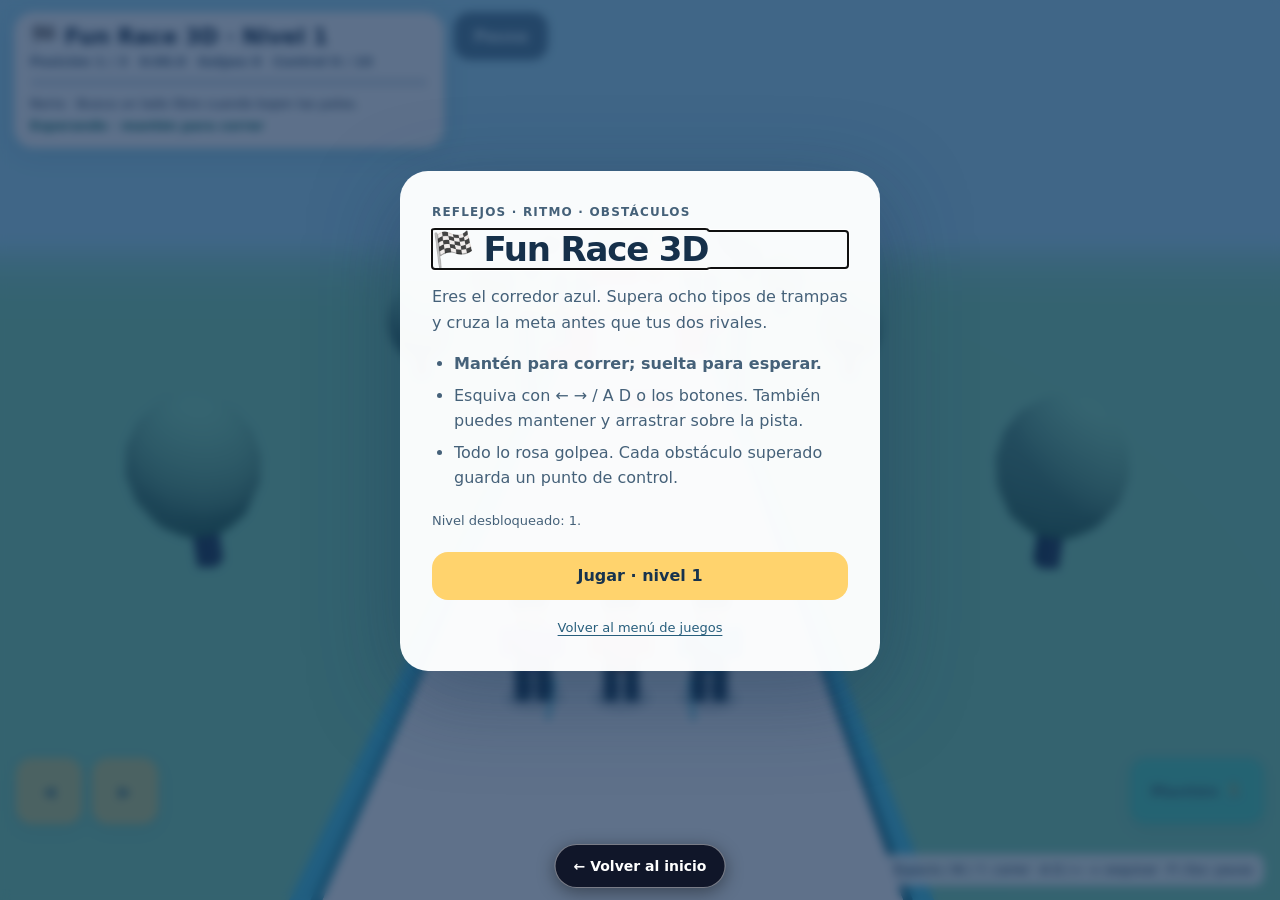
<file: games/fun_race_3d_orientacion_corregida.html>
<!doctype html>
<html lang="es">
<head>
<meta charset="utf-8">
<meta name="viewport" content="width=device-width,initial-scale=1,viewport-fit=cover">
<meta name="theme-color" content="#a5dff5">
<title>Fun Race 3D · Familia Invernot</title>
<link rel="stylesheet" href="../assets/navigation.css">
<link rel="stylesheet" href="../assets/games/fun-race.css">
</head>
<body>
<canvas id="game" tabindex="0" aria-label="Pista de Fun Race 3D. Mantén Espacio o W para correr; usa A y D o las flechas para esquivar."></canvas>
<header id="hud"><div class="race-info">
<h1>🏁 Fun Race 3D · Nivel <span id="level">1</span></h1>
<div class="race-stats"><span>Posición <span id="position">1 / 3</span></span><span id="time">0:00.0</span><span>Golpes <span id="hits">0</span></span><span id="checkpoints">Control 0 / 10</span></div>
<div id="bar" role="progressbar" aria-label="Recorrido completado" aria-valuemin="0" aria-valuemax="100" aria-valuenow="0"><div id="progress"></div></div>
<p id="upcoming"></p><div id="run-state"></div></div>
<button id="pause" type="button" aria-label="Pausar carrera" disabled>Pausa</button></header>
<div id="controls" role="group" aria-label="Controles de carrera"><div class="steering"><button data-hold="left" type="button" aria-label="Mover a la izquierda" aria-pressed="false">◀</button><button data-hold="right" type="button" aria-label="Mover a la derecha" aria-pressed="false">▶</button></div><button id="run" data-hold="run" type="button" aria-label="Mantén pulsado para correr" aria-pressed="false">Mantén 🏃</button></div>
<div id="keyboard-hint">Espacio / W / ↑: correr · A D / ← →: esquivar · P / Esc: pausa</div>
<div id="countdown" hidden></div><div id="announcement" class="sr-only" role="status" aria-live="polite"></div>
<div id="overlay" role="dialog" aria-modal="true" aria-labelledby="dialog-title"><section id="card" class="card"><h2 id="dialog-title">Cargando carrera…</h2></section></div>
<a class="invernot-home" href="../index.html">← Volver al inicio</a>
<div id="error" hidden role="alert"><h1>No se ha podido iniciar la carrera</h1><p id="error-message">Falta uno de los archivos locales del juego. Vuelve al inicio y abre la carrera de nuevo.</p><p><a href="../index.html">Volver al inicio</a> <button type="button" onclick="location.reload()">Recargar</button></p></div>
<noscript>Activa JavaScript para jugar a Fun Race 3D.</noscript>
<script src="../assets/vendor/three/three.global.js" onerror="document.getElementById('error').hidden=false"></script>
<script src="../assets/games/fun-race-rules.js" onerror="document.getElementById('error').hidden=false"></script>
<script src="../assets/games/fun-race.js" onerror="document.getElementById('error').hidden=false"></script>
</body>
</html>
</file>
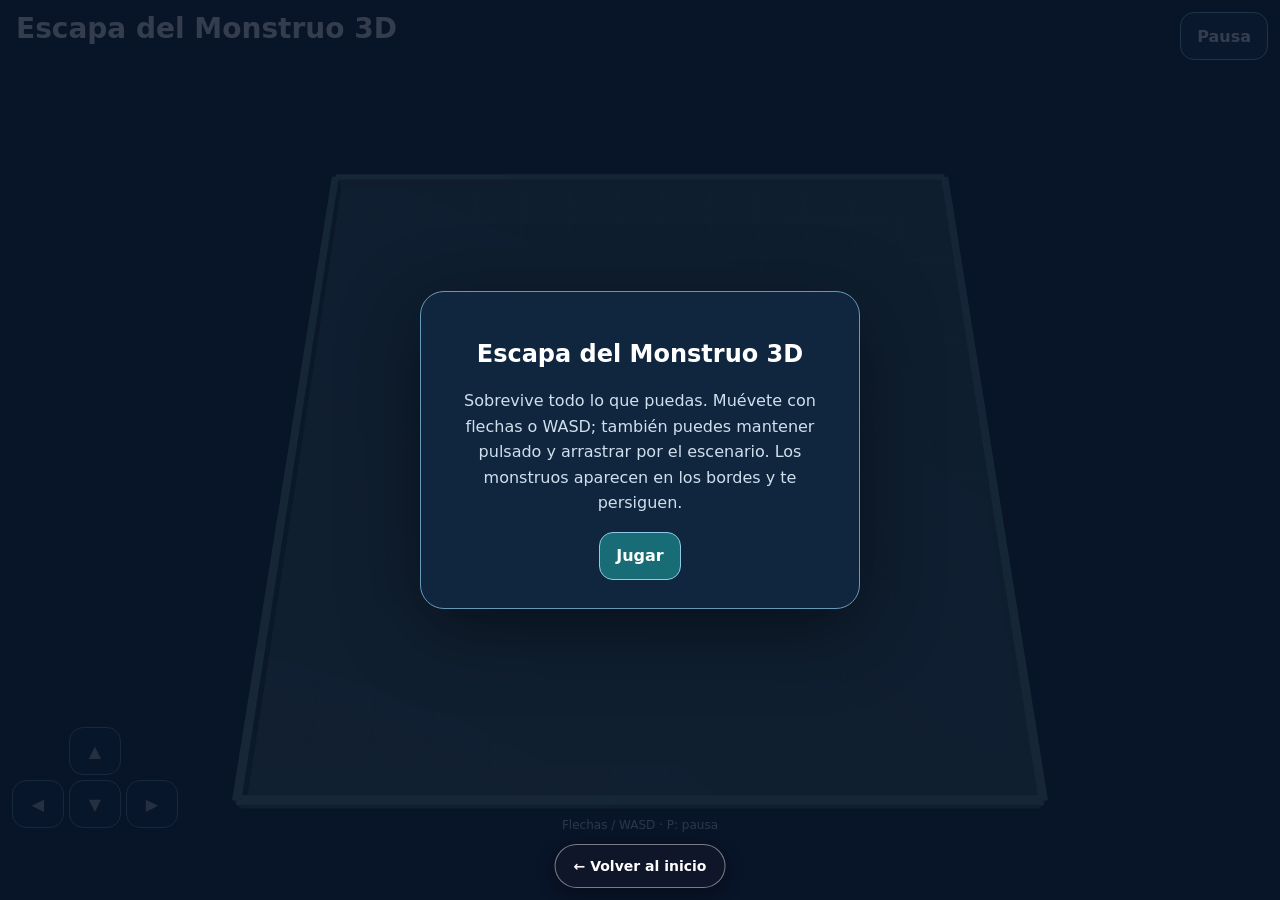
<file: games/gat-i-ratoli.html>
<!doctype html>
<html lang="es">
<head>
<meta charset="utf-8">
<meta name="viewport" content="width=device-width, initial-scale=1, viewport-fit=cover">
<meta name="theme-color" content="#080e22">
<title>Escapa del Monstruo 3D · Familia Invernot</title>
<link rel="stylesheet" href="../assets/navigation.css">
<link rel="stylesheet" href="../assets/games/game.css">
</head>
<body data-game="escape">
<p id="loading">Cargando Escapa del Monstruo 3D…</p>
<a class="invernot-home" href="../index.html">← Volver al inicio</a>
<script src="../assets/games/arcade.bundle.js" defer></script>
<noscript>Activa JavaScript para jugar.</noscript>
</body>
</html>
</file>
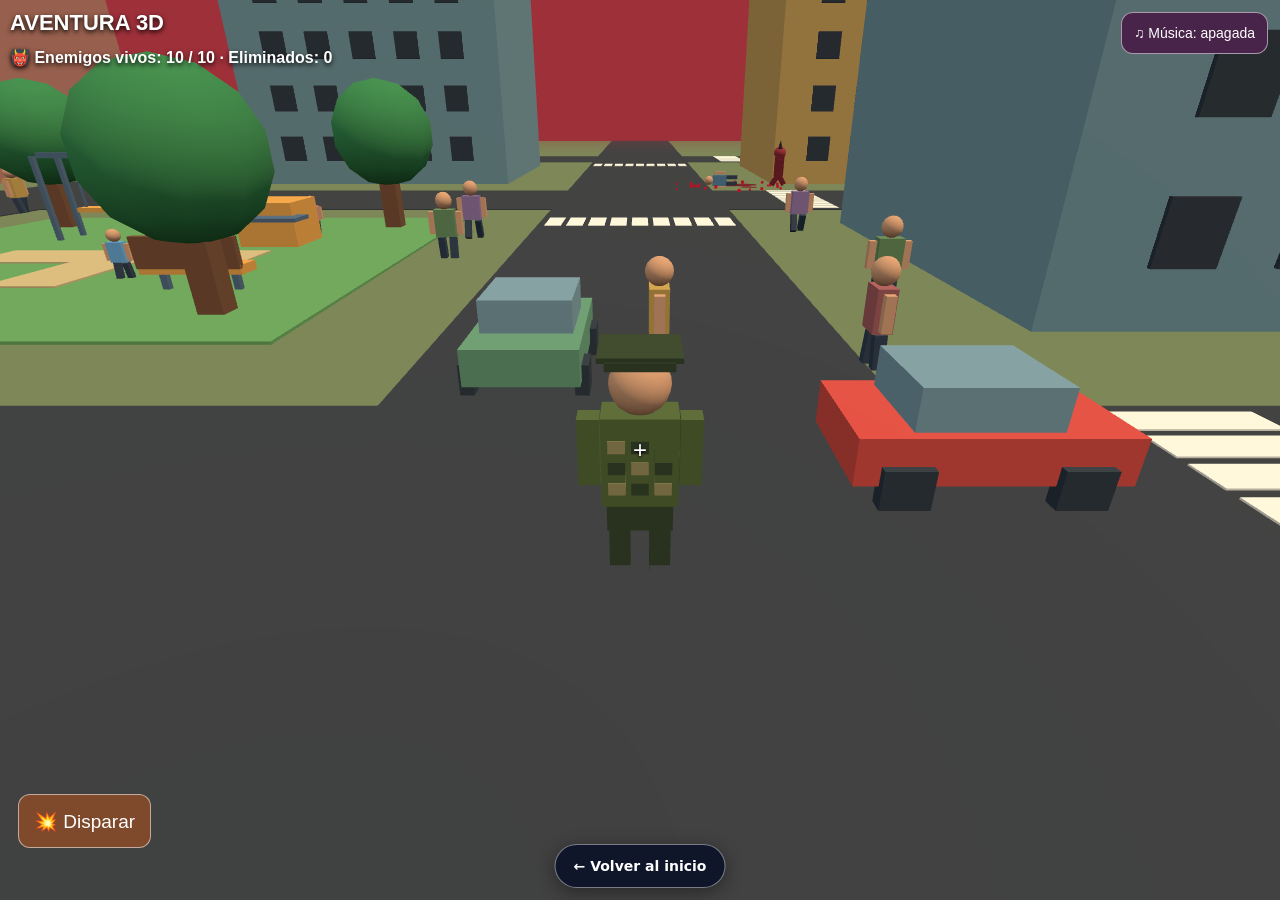
<file: games/leo-nite.html>
<!doctype html><html lang="es"><head><meta charset="utf-8"><meta name="viewport" content="width=device-width,initial-scale=1,maximum-scale=1"><title>Aventura 3D · Familia Invernot</title><style>*{box-sizing:border-box}body{margin:0;overflow:hidden;background:#9e303a;font-family:Arial}canvas{display:block;touch-action:none}#hud{position:fixed;top:10px;left:10px;color:white;font-weight:bold;text-shadow:0 2px 5px #000;font-size:clamp(15px,3vw,22px);pointer-events:none}#touch{display:none!important;position:fixed;right:14px;bottom:14px;display:grid;grid-template-columns:repeat(3,54px);gap:5px}button{border:1px solid #fff8;background:#243b54d9;color:white;border-radius:12px;font-size:25px;height:54px;touch-action:none}#touch button:nth-child(1){grid-column:2}#touch button:nth-child(2){grid-column:1;grid-row:2}#touch button:nth-child(3){grid-column:2;grid-row:2}#touch button:nth-child(4){grid-column:3;grid-row:2}#shoot{position:fixed;left:18px;right:auto;bottom:52px;z-index:11;padding:0 15px;background:#8b4d29d9;font-size:19px}#crosshair{position:fixed;left:50%;top:50%;transform:translate(-50%,-50%);color:white;text-shadow:0 1px 3px black;font-size:24px;pointer-events:none}#hud{z-index:4}@media(pointer:fine){#touch{display:none}}#music{position:fixed;top:12px;right:12px;z-index:15;height:42px;padding:0 12px;font-size:14px;background:#48234a}#error{position:fixed;inset:20%;color:white;background:#662;padding:30px;display:none}#joystick{position:fixed;right:18px;bottom:24px;width:148px;height:148px;border-radius:50%;background:#253e56a6;border:3px solid #ffffff8a;z-index:12;touch-action:none;user-select:none;display:none}#stick{position:absolute;width:66px;height:66px;left:38px;top:38px;border-radius:50%;background:#a9c8e7d9;border:3px solid #fff;box-shadow:0 3px 10px #0007;pointer-events:none}@media(any-pointer:coarse){#joystick{display:block}#shoot{left:20px;right:auto;bottom:52px;width:100px;height:70px}#hud{font-size:16px}}@media(max-width:650px){#joystick{width:132px;height:132px}#stick{left:32px;top:32px}} #demonCounter{position:fixed;top:48px;left:10px;z-index:5;color:white;font-size:16px;font-weight:bold;text-shadow:0 2px 5px #000;pointer-events:none}@media(max-width:650px){#demonCounter{top:40px;font-size:14px}}</style><link rel="stylesheet" href="../assets/navigation.css">
</head><body>
<a class="invernot-home" href="../index.html" aria-label="Volver al índice de la Familia Invernot">← Volver al inicio</a>
<div id="hud">AVENTURA 3D</div><div id="demonCounter">👹 Enemigos vivos: <span id="demonsAlive">0</span> / 10 · Eliminados: <span id="kills">0</span></div><div id="hiddenStats" style="display:none"><span id="population">0</span><span id="life">❤️❤️❤️❤️❤️</span><span id="score">0</span></div><div id="joystick" aria-label="Joystick de movimiento"><div id="stick"></div></div><div id="touch"><button data-key="KeyW">▲</button><button data-key="KeyA">◀</button><button data-key="KeyS">▼</button><button data-key="KeyD">▶</button></div><button id="shoot">💥 Disparar</button><button id="music" aria-label="Activar música">♫ Música: apagada</button><div id="crosshair">+</div><div id="error"></div><div id="gameover" style="display:none;position:fixed;inset:0;background:#111b;z-index:20;color:white;align-items:center;justify-content:center;flex-direction:column;font-size:28px;text-align:center"><span id="endReason">¡Los demonios te han derrotado!</span><button id="restart" style="font-size:20px;padding:12px;margin:20px">Volver a jugar</button></div><script src="../assets/vendor/three/three.global.js"></script><script>

const scene=new THREE.Scene();scene.background=new THREE.Color(0x9e303a);scene.fog=new THREE.Fog(0x9e303a,70,190);
const camera=new THREE.PerspectiveCamera(66,innerWidth/innerHeight,.1,260),renderer=new THREE.WebGLRenderer({antialias:true});renderer.setPixelRatio(Math.min(devicePixelRatio,2));renderer.setSize(innerWidth,innerHeight);renderer.shadowMap.enabled=true;document.body.appendChild(renderer.domElement);
scene.add(new THREE.HemisphereLight(0xffffff,0x68605a,2));const sun=new THREE.DirectionalLight(0xffe0b2,2);sun.position.set(35,70,20);scene.add(sun);
const material=c=>new THREE.MeshStandardMaterial({color:c,roughness:.9});const asphalt=material(0x363c43),green=material(0x71825b),building=material(0x998980),glass=material(0x303b46),white=material(0xf5f2e7),skin=material(0xd4a17c),shirt=material(0x467766),pants=material(0x344355),hair=material(0x3c3028);
function cube(w,h,d,m,x,y,z,parent=scene){let a=new THREE.Mesh(new THREE.BoxGeometry(w,h,d),m);a.position.set(x,y,z);a.receiveShadow=true;parent.add(a);return a}
cube(230,.15,230,green,0,-.1,0);for(let k=-2;k<=2;k++){cube(230,.04,9,asphalt,0,.01,k*35);cube(9,.04,230,asphalt,k*35,.01,0)}
const houseColors=[0xb77b6c,0x7196a1,0xc3a05c,0x8d86ac,0x8baf84,0xd28f78];
function ruinedHouse(parent,x,z,h,seed){
 const walls=material(houseColors[Math.abs(seed)%houseColors.length]);
 cube(17,h,17,walls,x,h/2,z,parent);
 cube(18,.35,18,material(0x716c70),x,h+.18,z,parent);
 for(let floor=0;floor<Math.floor(h/3);floor++)for(let col=-2;col<=2;col++){
  const wx=x+col*2.8,wy=2.2+floor*3;
  cube(1.45,1.5,.12,glass,wx,wy,z-8.57,parent);
  cube(1.45,1.5,.12,glass,wx,wy,z+8.57,parent);
 }
}
// Dos manzanas se convierten en parques; el resto son casas de colores.
const parkCells=new Set(['-1,-1','0,0']);
const buildings=[];for(let i=-2;i<2;i++)for(let j=-2;j<2;j++){
 if(parkCells.has(i+','+j))continue;
 let x=i*35+17.5,z=j*35+17.5,h=10+((i*i+j*j*3+6)%4)*3;
 ruinedHouse(scene,x,z,h,i*11+j*7);buildings.push({x,z});
}
// Decoración ligera: árboles, bancos, columpios y un tobogán en cada parque.
const bark=material(0x775139),leaves=material(0x3b8b51),parkGrass=material(0x66a460),sand=material(0xcbb985),metal=material(0x526c86),seat=material(0xe3a34c);
const kids=[];
function makePark(ix,iz){
 const x=ix*35+17.5,z=iz*35+17.5;
 cube(19,.07,19,parkGrass,x,.045,z);
 cube(9,.075,2.1,sand,x,.09,z);cube(2.1,.075,9,sand,x,.09,z);
 for(const [ox,oz] of [[-7,-7],[7,-7],[-7,7],[7,7]]){
  cube(.65,2.6,.65,bark,x+ox,1.35,z+oz);
  const crown=new THREE.Mesh(new THREE.SphereGeometry(2.0,9,7),leaves);
  crown.position.set(x+ox,3.7,z+oz);scene.add(crown);
 }
 for(const ox of [-5.3,5.3]){
  cube(2.8,.25,.8,seat,x+ox,.68,z+4.6);
  cube(2.8,.85,.2,bark,x+ox,1.14,z+4.95);
  for(const dx of [-1,1])cube(.18,.62,.18,metal,x+ox+dx,.35,z+4.6);
 }
 // Estructura del columpio: barra, patas, cuerdas y asiento.
 for(const dx of [-1.7,1.7])for(const dz of [-.6,.6])cube(.16,3,.16,metal,x-3+dx,1.55,z-4+dz);
 cube(3.9,.2,.2,metal,x-3,3.05,z-4);
 for(const dx of [-.75,.75])cube(.06,1.9,.06,metal,x-3+dx,2.08,z-4);
 cube(1.8,.16,.65,seat,x-3,1.14,z-4);
 cube(2.1,1.6,2.1,seat,x+4, .8,z-3);
 cube(2.9,.13,1.1,metal,x+4,1.1,z-1.8);
 // Niños dentro de los parques, figuras pequeñas y no combatientes.
 for(let n=0;n<3;n++){
  const kid=walkman(material([0xe7bd52,0x68a9dc,0xd77da0][n]));
  kid.g.scale.setScalar(.68);kid.g.position.set(x+[-2.3,2.2,4.3][n],0,z+[2.7,3.2,-5.3][n]);
  scene.add(kid.g);kids.push({g:kid.g,l:kid.l,phase:n*2.1});
 }
}
makePark(-1,-1);makePark(0,0);
// Mundo ampliable: cuadrículas de 35 metros, con carga y descarga alrededor del jugador.
const worldChunks=new Map(),chunkSize=35;
function chunkKey(ix,iz){return ix+','+iz}
function makeChunk(ix,iz){
 const key=chunkKey(ix,iz);if(worldChunks.has(key))return;
 const g=new THREE.Group();scene.add(g);const x=ix*35,z=iz*35;
 cube(35,.14,35,green,x,-.16,z,g);
 cube(35,.04,9,asphalt,x,.015,z,g);cube(9,.04,35,asphalt,x,.02,z,g);
 const bx=x+17.5,bz=z+17.5,h=9+(Math.abs(ix*7+iz*11)%5)*2;
 ruinedHouse(g,bx,bz,h,ix*11+iz*7);
 for(let k=-4;k<=4;k++){cube(.72,.03,2.4,white,x+k*.95,.055,z+9,g);cube(2.4,.03,.72,white,x+9,.055,z+k*.95,g)}
 const obstacle={x:bx,z:bz};buildings.push(obstacle);worldChunks.set(key,{g,obstacle});
}
let lastChunkX=null,lastChunkZ=null;
function updateWorld(){return;
 const cx=Math.floor(hero.position.x/35),cz=Math.floor(hero.position.z/35);
 if(cx===lastChunkX&&cz===lastChunkZ)return;lastChunkX=cx;lastChunkZ=cz;
 for(let ix=cx-3;ix<=cx+3;ix++)for(let iz=cz-3;iz<=cz+3;iz++){
  // La zona original ya tiene sus edificios; evitamos duplicarlos.
  if(ix>=-2&&ix<=1&&iz>=-2&&iz<=1)continue;
  makeChunk(ix,iz);
 }
 for(const [key,v] of worldChunks){const [ix,iz]=key.split(',').map(Number);
  if(Math.abs(ix-cx)>4||Math.abs(iz-cz)>4){scene.remove(v.g);v.g.traverse(o=>{if(o.geometry)o.geometry.dispose()});const j=buildings.indexOf(v.obstacle);if(j>=0)buildings.splice(j,1);worldChunks.delete(key)}
 }
}
// Pasos de cebra amplios en ambos sentidos.
for(let i=-2;i<=2;i++)for(let j=-2;j<=2;j++){let x=i*35,z=j*35;for(let k=-4;k<=4;k++){cube(.72,.03,2.4,white,x+k*.95,.055,z+9);cube(2.4,.03,.72,white,x+9,.055,z+k*.95)}}
const camo=material(0x556a39),camoDark=material(0x36472e),camoSand=material(0x998f62);const hero=new THREE.Group();scene.add(hero);cube(.8,1,.46,camo,0,1.35,0,hero);for(let j=0;j<8;j++)cube(.18,.14,.48,j%2?camoDark:camoSand,(j%3-1)*.24,1.06+Math.floor(j/3)*.24,0,hero);cube(.7,.4,.45,camoDark,0,.75,0,hero);let head=new THREE.Mesh(new THREE.SphereGeometry(.32,16,12),skin);head.position.y=2.14;hero.add(head);cube(.68,.09,.65,camoDark,0,2.42,0,hero);cube(.83,.055,.78,camoDark,0,2.48,-.08,hero);
function limb(x,y,m,w=.23,h=.75){let g=new THREE.Group();g.position.set(x,y,0);hero.add(g);cube(w,h,.26,m,0,-h/2,0,g);return g}const arms=[limb(-.53,1.8,camo),limb(.53,1.8,camo)],legs=[limb(-.22,.7,camoDark),limb(.22,.7,camoDark)];
function walkman(color){const g=new THREE.Group();cube(.65,.85,.38,color,0,1.23,0,g);let h=new THREE.Mesh(new THREE.SphereGeometry(.27,12,10),skin);h.position.y=1.92;g.add(h);let l=[];for(let side of [-1,1]){let leg=new THREE.Group();leg.position.set(side*.19,.78,0);g.add(leg);cube(.22,.68,.24,pants,0,-.34,0,leg);l.push(leg);cube(.18,.7,.2,skin,side*.45,1.23,0,g)}return {g,l}}
function free(x,z,r=.55){return Math.abs(x)<55-r&&Math.abs(z)<55-r&&!buildings.some(b=>Math.abs(x-b.x)<8.5+r&&Math.abs(z-b.z)<8.5+r)}
// Peatones en trayectos cortos, sin giros aleatorios continuos.
const people=[];
const pedestrianColors=[0x5682a1,0xa66061,0x688e60,0xc4a052,0x9277a8,0x53a7a0];
function addPedestrian(x,z,i){
 if(!free(x,z,.6)||Math.hypot(x-hero.position.x,z-hero.position.z)<4)return false;
 if(people.some(p=>Math.hypot(p.g.position.x-x,p.g.position.z-z)<1.6))return false;
 const p=walkman(material(pedestrianColors[i%pedestrianColors.length]));scene.add(p.g);p.g.position.set(x,0,z);
 const axis=i%2;
 people.push({...p,x0:x,z0:z,axis,dir:i%4<2?1:-1,speed:i%4===0?2.6:.65+(i%3)*.25,phase:i,down:false,fall:0,crossing:false,crossCooldown:5+Math.random()*12});return true;
}
let pedestrianSerial=0;
function populatePeople(){
 // Peatones en los laterales de las calles, alrededor del jugador; máximo 55 vivos.
 const live=people.filter(p=>!p.down).length;
 for(let attempt=0,added=0;attempt<110&&added<Math.max(0,55-live);attempt++){
  const a=Math.random()*Math.PI*2,r=9+Math.random()*37;
  const wx=hero.position.x+Math.cos(a)*r,wz=hero.position.z+Math.sin(a)*r;
  const axis=pedestrianSerial%2,side=pedestrianSerial%4<2?6.4:-6.4;
  const x=axis?wx:Math.round(wx/35)*35+side,z=axis?Math.round(wz/35)*35+side:wz;
  if(Math.abs(x)<52&&Math.abs(z)<52&&addPedestrian(x,z,pedestrianSerial++))added++;
 }
}
// Demonios: criaturas rojas con cuernos. Aparecen poco a poco y persiguen a los vivos.
const demons=[];const demonBody=material(0x7b2330),demonHead=material(0x9e3541),demonHorn=material(0x27202b);const demonViolet=material(0x632b84),demonBlack=material(0x35252b);
let spawnClock=0,life=5,score=0,invulnerable=0,gameEnded=false;
const lifeDisplay=document.getElementById('life'),scoreDisplay=document.getElementById('score');
function createDemon(x,z){
 const kind=[1,1,1,1,3,3,3,4,4,4][demons.length%10],scale=[.72,1,1.42,.95,.96,2.45][kind];
 const g=new THREE.Group();scene.add(g);g.scale.setScalar(scale);
 cube(.85,1.15,.6,[demonViolet,demonBody,demonBlack,material(0x399f70),material(0xbcb7a2),material(0x5a3632)][kind],0,1.25,0,g);
 const face=new THREE.Mesh(new THREE.SphereGeometry(kind===3?.47:kind===5?.43:.38,12,10),kind===3?material(0x68cf8c):kind===4?material(0xd4d0b4):demonHead);face.position.y=2.05;g.add(face);
 if(kind===3){for(const side of [-1,1]){const eye=new THREE.Mesh(new THREE.SphereGeometry(.115,9,7),material(0x11121d));eye.position.set(side*.21,2.12,-.4);g.add(eye)}const antenna=new THREE.Mesh(new THREE.ConeGeometry(.11,.6,7),material(0x67dc98));antenna.position.set(0,2.62,0);g.add(antenna)}
 if(kind!==3&&kind!==4)for(const side of [-1,1]){const horn=new THREE.Mesh(new THREE.ConeGeometry(.15,.5,7),demonHorn);horn.position.set(side*.24,2.53,0);g.add(horn);cube(.25,.7,.3,demonBody,side*.55,1.3,0,g)}
 if(kind===4){for(let j=0;j<5;j++)cube(.88,.09,.63,material(0xe2dac2),0,1.05+j*.24,0,g)}if(kind===5){cube(.9,.5,.6,material(0x48322d),0,2.5,0,g)}const l=[];for(const side of [-1,1]){const leg=new THREE.Group();leg.position.set(side*.24,.75,0);g.add(leg);cube(.29,.75,.32,demonBody,0,-.38,0,leg);l.push(leg)}
 g.position.set(x,0,z);demons.push({g,l,kind,hp:[1,2,3,2,2,6][kind],phase:Math.random()*6,speed:[3.2,2.35,1.65,3.4,2.8,2.4][kind],attack:0,dead:false,fall:0,avoidX:null,avoidZ:null,avoidTimer:0,growl:Math.random()*6});
}
function spawnDemon(){
 if(demons.length>=10)return;
 for(let i=0;i<180;i++){
  const x=-48+Math.random()*96,z=-48+Math.random()*96;
  if(free(x,z,1)&&Math.hypot(x-hero.position.x,z-hero.position.z)>12&&
    demons.every(d=>Math.hypot(x-d.g.position.x,z-d.g.position.z)>4)){
    createDemon(x,z);return;
  }
 }
}
function killPedestrian(p,cause='shot'){
 if(p.down)return;if(cause==='shot'&&!gameEnded){gameEnded=true;document.getElementById('endReason').textContent='¡Has perdido! Has disparado a un peatón.';document.getElementById('gameover').style.display='flex'}p.down=true;p.fall=0;p.l.forEach(l=>l.rotation.x=0);
 if(cause==='demon')soundDemonAttack();else if(cause==='car')soundCollision();else soundFall(false);
 bloodBurst(p.g.position.x,p.g.position.z);addStain(p.g.position.x,p.g.position.z,1.1);
}
function killDemon(d){d.dead=true;d.fall=0;d.l.forEach(l=>l.rotation.x=0);score++;scoreDisplay.textContent=score;document.getElementById("kills").textContent=score;soundFall(true);
 if(score>=10&&!gameEnded){gameEnded=true;document.getElementById('endReason').textContent='🏆 ¡HAS GANADO! Has derrotado a los 10 enemigos.';document.getElementById('gameover').style.display='flex';}bloodBurst(d.g.position.x,d.g.position.z);addStain(d.g.position.x,d.g.position.z,1.25)}
// Colisión de cápsula 2D: los cuerpos tumbados ocupan espacio a lo largo de su altura.
function bodyDistance(x,z,entity,fallen){
 const px=entity.g.position.x,pz=entity.g.position.z;
 if(!fallen)return Math.hypot(x-px,z-pz);
 // Al girar el modelo 90 grados alrededor de Z, la cabeza apunta al -X local.
 // Su dirección en el suelo cambia con la rotación Y que tenía al caer.
 const angle=entity.g.rotation.y;
 const ux=-Math.cos(angle),uz=Math.sin(angle);
 const projection=Math.max(-.35,Math.min(2.45,(x-px)*ux+(z-pz)*uz));
 return Math.hypot(x-(px+ux*projection),z-(pz+uz*projection));
}
function bodiesClear(x,z,r=.42,exclude=null){
 return people.every(p=>p===exclude||bodyDistance(x,z,p,p.down)>r+(p.down?.43:.56))&&
        demons.every(d=>d===exclude||bodyDistance(x,z,d,d.dead)>r+(d.dead?.5:.62));
}
function pedestrianSolid(x,z,exclude=null){return bodiesClear(x,z,.52,exclude)}
function hurtHero(cause='demon'){if(invulnerable>0||gameEnded)return;life--;invulnerable=1.5;if(cause==='demon')soundDemonAttack();else soundCollision();lifeDisplay.textContent='❤️'.repeat(life)+'🖤'.repeat(5-life);if(life<=0){gameEnded=true;document.getElementById('gameover').style.display='flex'}}
document.getElementById('restart').addEventListener('click',()=>location.reload());
const cars=[];for(let i=0;i<12;i++){let g=new THREE.Group();scene.add(g);let c=material([0xd44e46,0x447cc3,0xe6bd52,0xe2e7ea,0x659b7a][i%5]);cube(2,.65,3.5,c,0,.73,0,g);cube(1.65,.6,1.85,material(0x7a9daa),0,1.34,-.1,g);for(let x of [-1,1])for(let z of [-1.1,1.1])cube(.25,.55,.65,glass,x,.4,z,g);let axis=i%2,dir=i%4<2?1:-1,lane=(Math.floor(i/2)%5-2)*35+(dir>0?-2:2);g.position.set(axis?(i*17%175-87):lane,0,axis?lane:(i*19%175-87));g.rotation.y=axis?Math.PI/2:0;cars.push({g,axis,dir,speed:3+(i%3)*1.4,hp:3,destroyed:false,boom:0})}
// Cruces peatonales: las rayas se encuentran a 9 m de cada cruce.
function nearCrossing(x,z){const ax=Math.abs(x/35-Math.round(x/35))*35,az=Math.abs(z/35-Math.round(z/35))*35;return (ax<5&&Math.abs(az-9)<2.6)||(az<5&&Math.abs(ax-9)<2.6)}
function destroyCar(c){
 if(c.destroyed)return;c.destroyed=true;c.boom=1.1;c.speed=0;
 soundExplosion();const pos=c.g.position;createCrater(pos.x,pos.z);
 // Explosión grande: bola de fuego, onda expansiva y carrocería hecha pedazos.
 for(const [radius,color,life] of [[2.5,0xffe16b,.65],[4.2,0xff671d,1.1],[6.5,0x9e2216,1.45]]){
  const blast=new THREE.Mesh(new THREE.SphereGeometry(radius,16,12),new THREE.MeshBasicMaterial({color,transparent:true,opacity:.72,depthWrite:false}));
  blast.position.set(pos.x,1.2,pos.z);scene.add(blast);explosions.push({mesh:blast,life,maxLife:life});
 }
 for(let j=0;j<18;j++){
  const fragment=new THREE.Mesh(new THREE.BoxGeometry(.25+Math.random()*.65,.12+Math.random()*.35,.3+Math.random()*.85),material(j%3===0?0x292d32:j%3===1?0x9d3427:0x4c5359));
  fragment.position.set(pos.x+(Math.random()-.5)*2,1+Math.random(),pos.z+(Math.random()-.5)*2);
  fragment.rotation.set(Math.random()*3,Math.random()*3,Math.random()*3);scene.add(fragment);
  debris.push({mesh:fragment,vx:(Math.random()-.5)*15,vy:5+Math.random()*9,vz:(Math.random()-.5)*15,spin:(Math.random()-.5)*12});
 }
 c.g.visible=false;
}
const explosions=[],debris=[],craters=[];const rubbleMat=material(0x4a3b35);
function createCrater(x,z){
 const g=new THREE.Group();scene.add(g);g.position.set(x,.065,z);
 const dark=new THREE.Mesh(new THREE.CircleGeometry(2.8,28),new THREE.MeshBasicMaterial({color:0x17191b,side:THREE.DoubleSide,depthWrite:false}));dark.rotation.x=-Math.PI/2;g.add(dark);
 const rim=new THREE.Mesh(new THREE.TorusGeometry(2.85,.32,8,28),material(0x4a3b35));rim.rotation.x=Math.PI/2;rim.position.y=.06;g.add(rim);
 for(let j=0;j<9;j++){const a=j*Math.PI*2/9,stone=cube(.7,.35,.9,rubbleMat,Math.cos(a)*3,.18,Math.sin(a)*3,g);stone.rotation.y=a}
 craters.push(g);if(craters.length>28){const old=craters.shift();scene.remove(old)}
}
// Escopeta y efectos visuales estilizados.
const gun=new THREE.Group();hero.add(gun);
cube(.18,.2,.95,material(0x414347),.37,1.35,-.65,gun);
cube(.18,.32,.43,material(0x7b5234),.37,1.18,-.23,gun);
// Proyectiles luminosos visibles: esfera brillante y estela corta.
// Efectos de impacto estilizados: partículas rojas que caen al suelo.
const stains=[];
const stainMat=new THREE.MeshBasicMaterial({color:0x811422,transparent:true,opacity:.82,depthWrite:false,side:THREE.DoubleSide});
function addStain(x,z,size=1){
 // Manchas planas, fijadas al suelo; permanecen hasta salir de la zona de juego.
 for(let j=0;j<5;j++){
  const radius=size*(.28+Math.random()*.46);
  const m=new THREE.Mesh(new THREE.CircleGeometry(radius,9),stainMat);
  m.rotation.x=-Math.PI/2;m.position.set(x+(Math.random()-.5)*size*1.6,.085+j*.0005,z+(Math.random()-.5)*size*1.6);
  m.scale.y=.5+Math.random()*.65;scene.add(m);stains.push(m);
 }
 // Mantener el rendimiento sin borrar manchas próximas al jugador.
 if(stains.length>400){
  for(let i=stains.length-1;i>=0&&stains.length>350;i--){
   const m=stains[i];if(Math.hypot(m.position.x-hero.position.x,m.position.z-hero.position.z)>90){scene.remove(m);m.geometry.dispose();stains.splice(i,1)}
  }
 }
}
const blood=[];const bloodMat=new THREE.MeshBasicMaterial({color:0xb41424});
function bloodBurst(x,z){for(let i=0;i<28;i++){
 const m=new THREE.Mesh(new THREE.SphereGeometry(.065+Math.random()*.085,5,4),bloodMat);
 m.position.set(x,1+Math.random()*.9,z);scene.add(m);
 const a=Math.random()*Math.PI*2,v=1.4+Math.random()*3;
 blood.push({m,vx:Math.cos(a)*v,vz:Math.sin(a)*v,vy:1+Math.random()*3,life:1.4});
}}
const bullets=[];
const bulletMaterial=new THREE.MeshBasicMaterial({color:0xffe45c});
const trailMaterial=new THREE.MeshBasicMaterial({color:0xff8c28,transparent:true,opacity:.85});
let lastShot=-10,shotFlash=0;const flash=new THREE.Mesh(new THREE.SphereGeometry(.18,8,8),new THREE.MeshBasicMaterial({color:0xffd36c}));flash.position.set(.37,1.35,-1.17);flash.visible=false;gun.add(flash);
function shoot(){
 if(gameEnded||t-lastShot<.55)return;lastShot=t;shotFlash=.12;soundShot();
 const direction=new THREE.Vector3(-Math.sin(yaw),0,-Math.cos(yaw));
 const muzzle=new THREE.Vector3(hero.position.x,0,hero.position.z);
 let best=null,bestDist=19;
 for(const p of [...people.filter(p=>!p.down),...demons.filter(d=>!d.dead)]){
  const offset=new THREE.Vector3(p.g.position.x-muzzle.x,0,p.g.position.z-muzzle.z);
  const forward=offset.dot(direction),lateral=Math.abs(offset.x*direction.z-offset.z*direction.x);
  if(forward>0&&forward<bestDist&&lateral<.85){
   let blocked=false;for(let d=.6;d<forward;d+=.4){if(!free(muzzle.x+direction.x*d,muzzle.z+direction.z*d,.12)){blocked=true;break}}
   if(!blocked){best=p;bestDist=forward}
  }
 }
 // Los coches también bloquean las balas y reciben daños.
 for(const c of cars){if(c.destroyed)continue;
  const p=c.g.position,offset=new THREE.Vector3(p.x-muzzle.x,0,p.z-muzzle.z);
  const forward=offset.dot(direction),lateral=Math.abs(offset.x*direction.z-offset.z*direction.x);
  const halfWidth=c.axis?1.9:1.3;
  if(forward>0&&forward<bestDist&&lateral<halfWidth){
   let blocked=false;for(let d=.6;d<forward;d+=.5){if(!free(muzzle.x+direction.x*d,muzzle.z+direction.z*d,.12)){blocked=true;break}}
   if(!blocked){best=c;bestDist=forward}
  }
 }
 // El disparo recorre la escena; el impacto se produce cuando llega al objetivo.
 const orb=new THREE.Group();
 const core=new THREE.Mesh(new THREE.SphereGeometry(.16,12,10),bulletMaterial);orb.add(core);
 const trail=new THREE.Mesh(new THREE.CylinderGeometry(.085,.015,.85,8),trailMaterial);
 trail.rotation.x=Math.PI/2;trail.position.z=.48;orb.add(trail);
 orb.position.set(hero.position.x+direction.x*1.1,1.42,hero.position.z+direction.z*1.1);
 orb.rotation.y=yaw;scene.add(orb);
 bullets.push({orb,dir:direction.clone(),travel:1.1,maxDistance:best?bestDist:22,target:best});
}
const keys=new Set();addEventListener('keydown',e=>{keys.add(e.code);if(e.code.startsWith('Arrow'))e.preventDefault()});addEventListener('keyup',e=>keys.delete(e.code));addEventListener('blur',()=>keys.clear());document.getElementById('shoot').addEventListener('pointerdown',e=>{e.preventDefault();shoot()});addEventListener('keydown',e=>{if(e.code==='Space'&&!e.repeat){e.preventDefault();shoot()}});document.querySelectorAll('[data-key]').forEach(b=>{const k=b.dataset.key;b.addEventListener('pointerdown',e=>{e.preventDefault();b.setPointerCapture(e.pointerId);keys.add(k)});for(let ev of ['pointerup','pointercancel','lostpointercapture'])b.addEventListener(ev,()=>keys.delete(k))});
// Joystick proporcional: arriba/abajo avanza, izquierda/derecha gira.
const joystick=document.getElementById('joystick'),stick=document.getElementById('stick');
let joyForward=0,joyTurn=0,joyPointer=null;
function setJoystick(e){const rect=joystick.getBoundingClientRect(),cx=rect.left+rect.width/2,cy=rect.top+rect.height/2;
 const radius=(rect.width-66)/2,dx=e.clientX-cx,dy=e.clientY-cy,len=Math.hypot(dx,dy),scale=len>radius?radius/len:1;
 const x=dx*scale,y=dy*scale;joyTurn=x/radius;joyForward=-y/radius;
 stick.style.transform=`translate(${x}px,${y}px)`;}
joystick.addEventListener('pointerdown',e=>{e.preventDefault();joyPointer=e.pointerId;joystick.setPointerCapture(e.pointerId);setJoystick(e)});
joystick.addEventListener('pointermove',e=>{if(e.pointerId===joyPointer)setJoystick(e)});
function resetJoystick(e){if(joyPointer!==null&&(e.pointerId===joyPointer||e.type==='lostpointercapture')){joyPointer=null;joyForward=joyTurn=0;stick.style.transform='translate(0px,0px)'}}
for(const event of ['pointerup','pointercancel','lostpointercapture'])joystick.addEventListener(event,resetJoystick);
// Música de suspense generada con Web Audio, sin archivos externos.
let audioCtx=null,musicNodes=[],musicOn=false;
function audioReady(){const C=window.AudioContext||window.webkitAudioContext;if(!C)return null;audioCtx=audioCtx||new C();if(audioCtx.state==='suspended')audioCtx.resume();return audioCtx}
function tone(freq,duration,type='sawtooth',vol=.13,finish=30){const ctx=audioReady();if(!ctx)return;
 const o=ctx.createOscillator(),g=ctx.createGain(),now=ctx.currentTime;
 o.type=type;o.frequency.setValueAtTime(Math.max(20,freq),now);o.frequency.exponentialRampToValueAtTime(Math.max(20,finish),now+duration);
 g.gain.setValueAtTime(vol,now);g.gain.exponentialRampToValueAtTime(.001,now+duration);
 o.connect(g);g.connect(ctx.destination);o.start(now);o.stop(now+duration+.02);
}
function soundShot(){tone(160,.18,'sawtooth',.18,35);tone(65,.25,'triangle',.12,24)}
function soundFall(demon){tone(demon?170:270,.32,demon?'sawtooth':'triangle',.1,demon?35:90)}
function soundDemonAttack(){tone(115,.46,'sawtooth',.13,42);tone(370,.23,'triangle',.08,120)}
function soundCollision(){tone(92,.12,'square',.14,55);tone(48,.38,'triangle',.13,25)}
function soundMetalHit(){tone(440,.09,'square',.11,130)}
function soundExplosion(){tone(90,.5,'sawtooth',.2,25);tone(45,.7,'triangle',.2,20)}
function soundGrowl(){tone(65+Math.random()*35,.48,'sawtooth',.055,28)}

const musicButton=document.getElementById('music');
function stopMusic(){for(const n of musicNodes){try{n.stop()}catch(e){}try{n.disconnect()}catch(e){}}musicNodes=[];musicOn=false;musicButton.textContent='♫ Música: apagada';}
function startMusic(){
 const AudioContextClass=window.AudioContext||window.webkitAudioContext;
 if(!AudioContextClass){musicButton.textContent='Audio no disponible';return}
 audioCtx=audioCtx||new AudioContextClass();audioCtx.resume();
 const master=audioCtx.createGain();master.gain.value=.085;master.connect(audioCtx.destination);
 // Tres notas graves disonantes y una oscilación lenta producen un ambiente demoníaco.
 for(const [hz,type,volume] of [[55,'sawtooth',.25],[82.4,'triangle',.32],[58.27,'sine',.28]]){
  const osc=audioCtx.createOscillator(),gain=audioCtx.createGain();osc.type=type;osc.frequency.value=hz;gain.gain.value=volume;osc.connect(gain);gain.connect(master);osc.start();musicNodes.push(osc);
 }
 const lfo=audioCtx.createOscillator(),lfoGain=audioCtx.createGain();lfo.frequency.value=.21;lfoGain.gain.value=.035;lfo.connect(lfoGain);lfoGain.connect(master.gain);lfo.start();musicNodes.push(lfo);
 musicOn=true;musicButton.textContent='♫ Música: encendida';
}
musicButton.addEventListener('click',()=>{if(musicOn)stopMusic();else startMusic()});
let yaw=0,t=0;updateWorld();for(let n=0;n<10;n++)spawnDemon();populatePeople();const clock=new THREE.Clock();function frame(){requestAnimationFrame(frame);let dt=Math.min(clock.getDelta(),.05);t+=dt;if(gameEnded){renderer.render(scene,camera);return}updateWorld();
 if(Math.floor(t/4)!==Math.floor((t-dt)/4)){
  // Reciclar solo personajes lejanos; los cuerpos próximos permanecen visibles.
  for(let i=people.length-1;i>=0;i--){const p=people[i];if(Math.hypot(p.g.position.x-hero.position.x,p.g.position.z-hero.position.z)>115){scene.remove(p.g);people.splice(i,1)}}
  populatePeople();
 }
 document.getElementById('population').textContent=people.filter(p=>!p.down).length;document.getElementById('demonsAlive').textContent=demons.filter(d=>!d.dead).length;
 invulnerable=Math.max(0,invulnerable-dt);hero.visible=invulnerable<=0||Math.floor(t*12)%2===0;let f=Math.max(-1,Math.min(1,Number(keys.has('KeyW')||keys.has('ArrowUp'))-Number(keys.has('KeyS')||keys.has('ArrowDown'))+joyForward)),turn=Math.max(-1,Math.min(1,Number(keys.has('KeyD')||keys.has('ArrowRight'))-Number(keys.has('KeyA')||keys.has('ArrowLeft'))+joyTurn));yaw-=turn*dt*2.1;hero.rotation.y=yaw;let dx=-Math.sin(yaw)*f*dt*5,dz=-Math.cos(yaw)*f*dt*5;
function clearPeople(x,z){return bodiesClear(x,z,.48)}
function clearCars(x,z){return cars.every(c=>{if(c.destroyed)return true;const p=c.g.position;return c.axis?!(Math.abs(x-p.x)<2.4&&Math.abs(z-p.z)<1.75):!(Math.abs(x-p.x)<1.75&&Math.abs(z-p.z)<2.4)})}if(free(hero.position.x+dx,hero.position.z)&&clearPeople(hero.position.x+dx,hero.position.z)&&clearCars(hero.position.x+dx,hero.position.z))hero.position.x+=dx;if(free(hero.position.x,hero.position.z+dz)&&clearPeople(hero.position.x,hero.position.z+dz)&&clearCars(hero.position.x,hero.position.z+dz))hero.position.z+=dz;
let stride=f?Math.sin(t*10)*.55:0;legs[0].rotation.x=stride;legs[1].rotation.x=-stride;arms[0].rotation.x=-stride*.6;arms[1].rotation.x=stride*.6;
for(const k of kids){k.phase+=dt*3;k.l[0].rotation.x=Math.sin(k.phase)*.16;k.l[1].rotation.x=-Math.sin(k.phase)*.16;}
for(const p of people){
 if(p.down){
  p.fall=Math.min(1,p.fall+dt*2.5);
  // Se tumba sin hundirse: elevar el modelo compensa la anchura del cuerpo.
  p.g.rotation.z=p.fall*Math.PI/2;
  p.g.position.y=p.fall*.43;
  continue
 }
 const pos=p.g.position,origin=p.axis?p.x0:p.z0,val=p.axis?pos.x:pos.z;
 p.crossCooldown-=dt;
 // En los pasos de cebra, algunos peatones cruzan de una acera a la otra.
 if(!p.crossing&&p.crossCooldown<=0&&Math.random()<dt*.15){
  const fixed=p.axis?pos.z:pos.x;
  const crossCoord=Math.round(fixed/35)*35+9;
  if(Math.abs(fixed-crossCoord)<3){p.crossing=true;p.crossFrom=fixed;p.crossTo=Math.round(fixed/35)*35+(fixed>Math.round(fixed/35)*35? -6.4:6.4);p.crossCooldown=15}
 }
 if(!p.crossing&&Math.abs(val-origin)>=6)p.dir=val>origin?-1:1;
 let nx=pos.x+(p.axis?p.dir*p.speed*dt:0),nz=pos.z+(p.axis?0:p.dir*p.speed*dt);
 if(p.crossing){const step=Math.sign(p.crossTo-(p.axis?pos.z:pos.x))*p.speed*dt;
  if(p.axis)nz=pos.z+step;else nx=pos.x+step;
  if(Math.abs(p.crossTo-(p.axis?pos.z:pos.x))<.2){p.crossing=false;p.crossCooldown=12;p.x0=pos.x;p.z0=pos.z}
 }
 const clear=bodiesClear(nx,nz,.4,p)&&Math.hypot(nx-hero.position.x,nz-hero.position.z)>1;
 if(free(nx,nz,.4)&&clear){pos.x=nx;pos.z=nz;p.g.rotation.y=p.axis?(p.dir>0?-Math.PI/2:Math.PI/2):(p.dir>0?0:Math.PI);p.phase+=dt*7;p.l[0].rotation.x=Math.sin(p.phase)*.45;p.l[1].rotation.x=-Math.sin(p.phase)*.45}
 else{
  const goalX=pos.x+(p.axis?p.dir*6:0),goalZ=pos.z+(p.axis?0:p.dir*6);
  const route=steerAround(pos.x,pos.z,goalX,goalZ,p.speed,dt,.4,p,p.routeAngle||0);
  if(route&&Math.hypot(route.nx-hero.position.x,route.nz-hero.position.z)>1){pos.x=route.nx;pos.z=route.nz;p.routeAngle=route.a;p.g.rotation.y=Math.atan2(-Math.cos(route.a),-Math.sin(route.a));p.phase+=dt*7;p.l[0].rotation.x=Math.sin(p.phase)*.45;p.l[1].rotation.x=-Math.sin(p.phase)*.45;p.stuck=0}
  else{p.l[0].rotation.x=0;p.l[1].rotation.x=0;p.stuck=(p.stuck||0)+dt;if(p.stuck>.65){p.dir*=-1;p.stuck=0;p.x0=pos.x;p.z0=pos.z;p.crossing=false}}
 }
}
for(const c of cars){
 const p=c.g.position,nx=p.x+(c.axis?c.dir*c.speed*dt:0),nz=p.z+(c.axis?0:c.dir*c.speed*dt);
 if(c.destroyed)continue;
 const hitsHero=c.axis?(Math.abs(nx-hero.position.x)<2.5&&Math.abs(nz-hero.position.z)<1.8):(Math.abs(nx-hero.position.x)<1.8&&Math.abs(nz-hero.position.z)<2.5);
 // Prioridad peatonal: parar ante cualquier persona que esté cruzando por la cebra.
 const yieldToPedestrian=people.some(w=>!w.down&&w.crossing&&nearCrossing(w.g.position.x,w.g.position.z)&&
  (c.axis?Math.abs(w.g.position.z-p.z)<5&&Math.abs(w.g.position.x-p.x)<6:Math.abs(w.g.position.x-p.x)<5&&Math.abs(w.g.position.z-p.z)<6));
 if(yieldToPedestrian)continue;
 // Fuera de los pasos, un coche aún puede atropellar si alguien invade la calzada.
 for(const pedestrian of people){
  if(pedestrian.down)continue;
  const q=pedestrian.g.position;
  const hit=c.axis?(Math.abs(nx-q.x)<2.35&&Math.abs(nz-q.z)<1.65):(Math.abs(nx-q.x)<1.65&&Math.abs(nz-q.z)<2.35);
  if(hit)killPedestrian(pedestrian,'car');
 }
 if(!hitsHero){p.x=nx;p.z=nz}
 if(c.axis&&Math.abs(p.x)>52)p.x=-Math.sign(p.x)*52;
 if(!c.axis&&Math.abs(p.z)>52)p.z=-Math.sign(p.z)*52;
}
// Elegir una dirección viable con visión anticipada; evita esquinas y cuerpos.
function steerAround(x,z,goalX,goalZ,speed,dt,r,exclude,previous=0){
 const base=Math.atan2(goalZ-z,goalX-x),step=speed*dt;
 const offsets=[0,.35,-.35,.7,-.7,1.1,-1.1,1.55,-1.55,2.1,-2.1,Math.PI];
 let best=null,bestScore=-Infinity;
 for(const off of offsets){const a=base+off,ux=Math.cos(a),uz=Math.sin(a),nx=x+ux*step,nz=z+uz*step;
  if(!free(nx,nz,r)||!bodiesClear(nx,nz,r,exclude))continue;
  const look=Math.max(1.7,speed*.9),clearAhead=free(x+ux*look,z+uz*look,r)&&bodiesClear(x+ux*look,z+uz*look,r,exclude);
  const score=(clearAhead?3:0)-Math.abs(off)*1.35+Math.cos(a-previous)*.28;
  if(score>bestScore){bestScore=score;best={nx,nz,a}}}
 return best;
}
// Los demonios buscan al protagonista o a un peatón cercano, sin atravesar edificios.
for(const d of demons){
 if(!d.dead){d.growl-=dt;if(d.growl<=0&&Math.hypot(d.g.position.x-hero.position.x,d.g.position.z-hero.position.z)<24){soundGrowl();d.growl=5+Math.random()*7}}
 if(d.dead){d.fall=Math.min(1,d.fall+dt*2.5);d.g.rotation.z=d.fall*Math.PI/2;d.g.position.y=d.fall*.48;continue}
 d.avoidTimer=Math.max(0,d.avoidTimer-dt);
 d.attack=Math.max(0,d.attack-dt);
 let target=hero.position,best=Math.hypot(d.g.position.x-hero.position.x,d.g.position.z-hero.position.z);
 for(const p of people){if(p.down)continue;
 if(d.avoidTimer>0&&Math.hypot(p.g.position.x-d.avoidX,p.g.position.z-d.avoidZ)<1.8)continue;
 const distance=Math.hypot(d.g.position.x-p.g.position.x,d.g.position.z-p.g.position.z);if(distance<best){best=distance;target=p.g.position}}
 const dx=target.x-d.g.position.x,dz=target.z-d.g.position.z,dist=Math.hypot(dx,dz);
 if(dist<1.35){if(d.attack===0){if(target===hero.position)hurtHero();else{const victim=people.find(p=>p.g.position===target);if(victim){killPedestrian(victim,'demon');d.avoidX=victim.g.position.x;d.avoidZ=victim.g.position.z;d.avoidTimer=8}}d.attack=1.3}continue}
 if(dist>.01){
  const route=steerAround(d.g.position.x,d.g.position.z,target.x,target.z,d.speed,dt,.52,d,d.routeAngle||0);
  if(route&&Math.hypot(route.nx-hero.position.x,route.nz-hero.position.z)>1.05){
   d.g.position.x=route.nx;d.g.position.z=route.nz;d.routeAngle=route.a;
   d.g.rotation.y=Math.atan2(-Math.cos(route.a),-Math.sin(route.a));d.phase+=dt*9;
   d.l[0].rotation.x=Math.sin(d.phase)*.55;d.l[1].rotation.x=-Math.sin(d.phase)*.55;
  }else{d.routeAngle=(d.routeAngle||0)+dt*2.1;d.l[0].rotation.x*=.8;d.l[1].rotation.x*=.8}
 }

}
for(let i=bullets.length-1;i>=0;i--){
 const b=bullets[i],step=Math.min(30*dt,b.maxDistance-b.travel);
 b.travel+=Math.max(0,step);
 b.orb.position.x+=b.dir.x*Math.max(0,step);
 b.orb.position.z+=b.dir.z*Math.max(0,step);
 if(b.travel>=b.maxDistance-.001){
  if(b.target){if('destroyed' in b.target){if(!b.target.destroyed){b.target.hp--;soundMetalHit();if(b.target.hp<=0)destroyCar(b.target)}}else if('dead' in b.target){if(!b.target.dead){b.target.hp--;bloodBurst(b.target.g.position.x,b.target.g.position.z);if(b.target.hp<=0)killDemon(b.target);else addStain(b.target.g.position.x,b.target.g.position.z,.55)}}else if(!b.target.down)killPedestrian(b.target)}
  scene.remove(b.orb);bullets.splice(i,1);
 }
}
for(let i=explosions.length-1;i>=0;i--){const e=explosions[i];e.life-=dt;e.mesh.scale.multiplyScalar(1+dt*.85);e.mesh.material.opacity=Math.max(0,.72*e.life/e.maxLife);if(e.life<=0){scene.remove(e.mesh);e.mesh.geometry.dispose();e.mesh.material.dispose();explosions.splice(i,1)}}
for(let i=debris.length-1;i>=0;i--){const d=debris[i],p=d.mesh.position;d.vy-=18*dt;p.x+=d.vx*dt;p.z+=d.vz*dt;p.y+=d.vy*dt;d.mesh.rotation.x+=d.spin*dt;d.mesh.rotation.z+=d.spin*.7*dt;if(p.y<.12){p.y=.12;d.vy=0;d.vx*=.86;d.vz*=.86;if(Math.abs(d.vx)+Math.abs(d.vz)<.2){debris.splice(i,1)}}}
for(let i=blood.length-1;i>=0;i--){const p=blood[i];p.life-=dt;p.vy-=9.8*dt;
 p.m.position.x+=p.vx*dt;p.m.position.z+=p.vz*dt;p.m.position.y+=p.vy*dt;
 if(p.m.position.y<.1){p.m.position.y=.1;p.vy=0;p.vx*=.65;p.vz*=.65}
 if(p.life<=0){scene.remove(p.m);p.m.geometry.dispose();blood.splice(i,1)}
}
flash.visible=shotFlash>0;shotFlash=Math.max(0,shotFlash-dt);
let target=new THREE.Vector3(hero.position.x,1.4,hero.position.z),desired=new THREE.Vector3(target.x+Math.sin(yaw)*6.5,target.y+3.2,target.z+Math.cos(yaw)*6.5);camera.position.lerp(desired,Math.min(1,dt*8));camera.lookAt(target);renderer.render(scene,camera)}frame();addEventListener('resize',()=>{camera.aspect=innerWidth/innerHeight;camera.updateProjectionMatrix();renderer.setSize(innerWidth,innerHeight)});
</script></body></html>
</file>
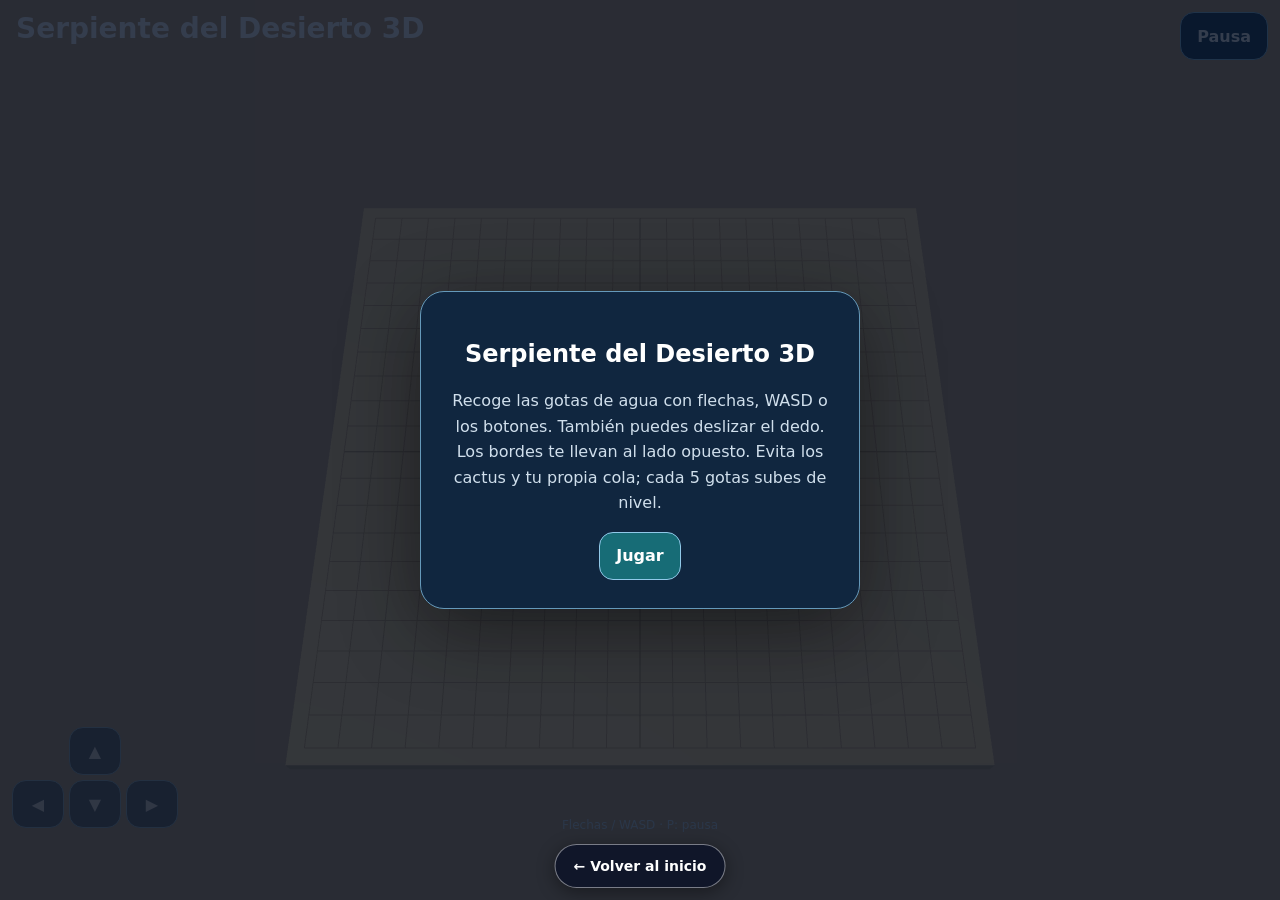
<file: games/snake.html>
<!doctype html>
<html lang="es">
<head>
<meta charset="utf-8">
<meta name="viewport" content="width=device-width, initial-scale=1, viewport-fit=cover">
<meta name="theme-color" content="#080e22">
<title>Serpiente del Desierto 3D · Familia Invernot</title>
<link rel="stylesheet" href="../assets/navigation.css">
<link rel="stylesheet" href="../assets/games/game.css">
</head>
<body data-game="snake">
<p id="loading">Cargando Serpiente del Desierto 3D…</p>
<a class="invernot-home" href="../index.html">← Volver al inicio</a>
<script src="../assets/games/arcade.bundle.js" defer></script>
<noscript>Activa JavaScript para jugar.</noscript>
</body>
</html>
</file>
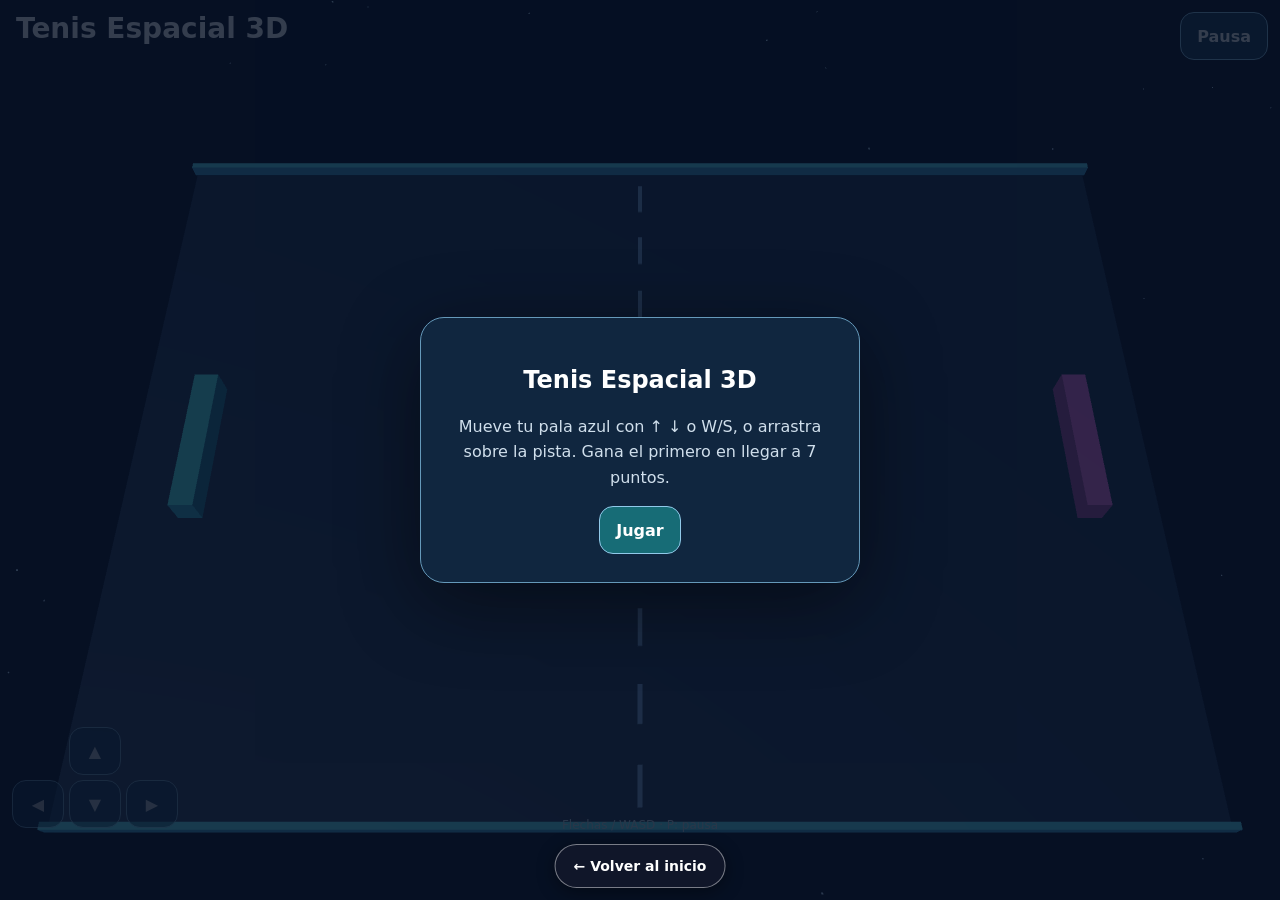
<file: games/space-tennis.html>
<!doctype html>
<html lang="es">
<head>
<meta charset="utf-8">
<meta name="viewport" content="width=device-width, initial-scale=1, viewport-fit=cover">
<meta name="theme-color" content="#080e22">
<title>Tenis Espacial 3D · Familia Invernot</title>
<link rel="stylesheet" href="../assets/navigation.css">
<link rel="stylesheet" href="../assets/games/game.css">
</head>
<body data-game="tennis">
<p id="loading">Cargando Tenis Espacial 3D…</p>
<a class="invernot-home" href="../index.html">← Volver al inicio</a>
<script src="../assets/games/arcade.bundle.js" defer></script>
<noscript>Activa JavaScript para jugar.</noscript>
</body>
</html>
</file>
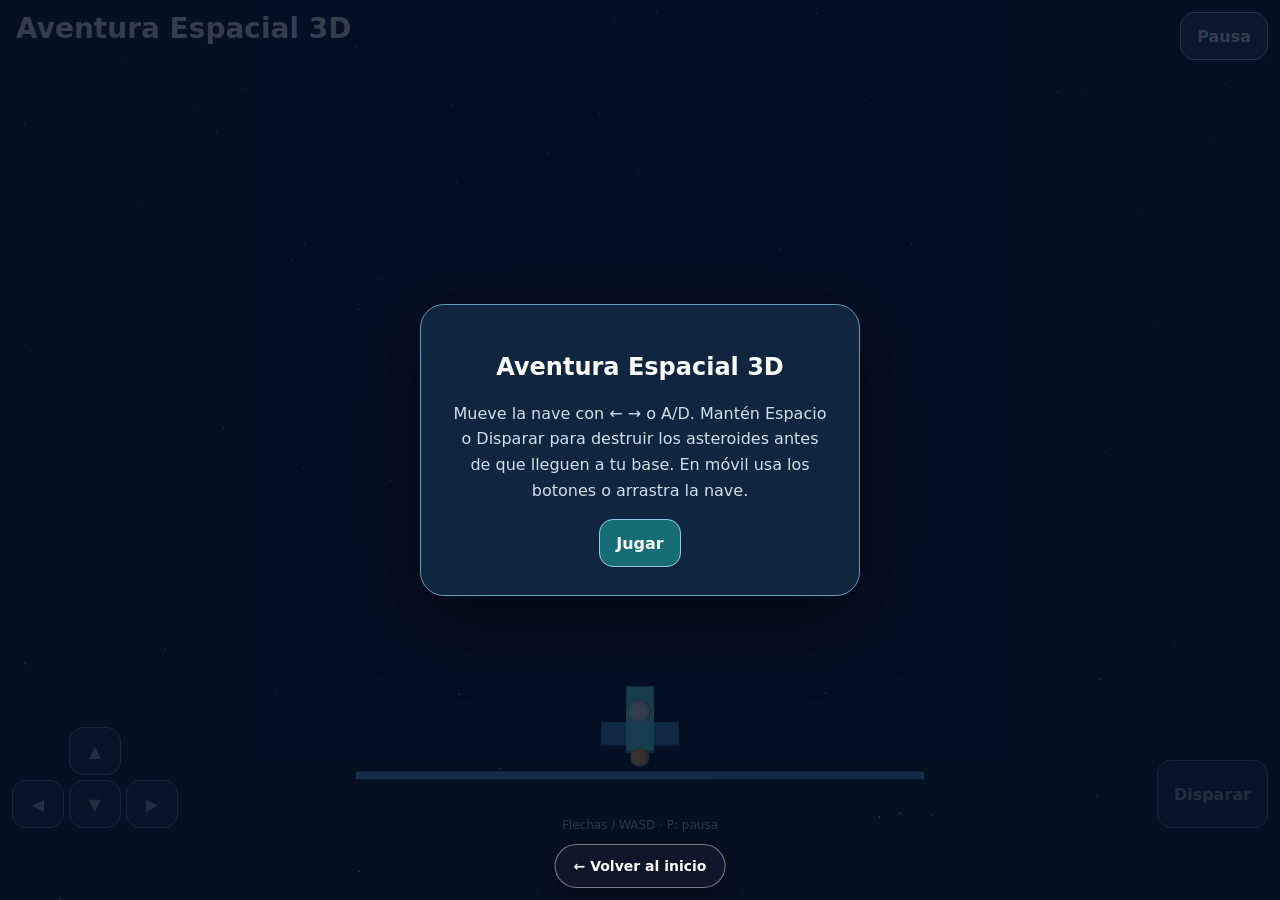
<file: games/spaceship.html>
<!doctype html>
<html lang="es">
<head>
<meta charset="utf-8">
<meta name="viewport" content="width=device-width, initial-scale=1, viewport-fit=cover">
<meta name="theme-color" content="#080e22">
<title>Aventura Espacial 3D · Familia Invernot</title>
<link rel="stylesheet" href="../assets/navigation.css">
<link rel="stylesheet" href="../assets/games/game.css">
</head>
<body data-game="spaceship">
<p id="loading">Cargando Aventura Espacial 3D…</p>
<a class="invernot-home" href="../index.html">← Volver al inicio</a>
<script src="../assets/games/arcade.bundle.js" defer></script>
<noscript>Activa JavaScript para jugar.</noscript>
</body>
</html>
</file>
<file: assets/site.css>
:root{color-scheme:dark;font-family:system-ui,-apple-system,BlinkMacSystemFont,"Segoe UI",sans-serif;background:#101629;color:#f4f6ff}*{box-sizing:border-box}body{margin:0;min-height:100vh;background:radial-gradient(ellipse at top right,#28486680,transparent 55%)}.site-wrap{max-width:1060px;margin:auto;padding:32px 22px 60px}.site-nav{display:flex;gap:20px;flex-wrap:wrap;align-items:center;margin-bottom:72px}.site-nav a{color:#c8d5ee;text-decoration:none;padding:8px 0}.site-nav a:hover,.site-nav a[aria-current=page]{color:#82f0d2}.site-brand{margin-right:auto;font-weight:800;letter-spacing:-.03em}.eyebrow{color:#82f0d2;font-size:.8rem;font-weight:750;letter-spacing:.16em;text-transform:uppercase}h1{max-width:850px;font-size:clamp(2.6rem,7vw,5rem);line-height:1.06;letter-spacing:-.055em;margin:18px 0 24px}.intro{max-width:650px;color:#c3cde1;font-size:1.15rem;line-height:1.8}.cards{display:grid;grid-template-columns:repeat(auto-fit,minmax(min(100%,280px),1fr));gap:20px;margin-top:42px}.card{display:flex;flex-direction:column;align-items:flex-start;color:inherit;text-decoration:none;background:#ffffff07;border:1px solid #ffffff20;border-radius:22px;padding:28px;transition:background .2s,border-color .2s}.card:hover{background:#ffffff10;border-color:#82f0d2}.card-icon{font-size:2.4rem}.card h3{font-size:1.5rem;margin:20px 0 8px}.card p{color:#c3cde1;line-height:1.7;margin:0 0 24px}.card-action{color:#82f0d2;font-weight:700;margin-top:auto}a:focus-visible{outline:3px solid #ffd481;outline-offset:5px}footer{margin-top:64px;border-top:1px solid #ffffff20;padding-top:24px;color:#9eacc6;font-size:.9rem}.invernot-home{position:fixed;bottom:max(12px,env(safe-area-inset-bottom));left:50%;transform:translateX(-50%);z-index:2147483647;display:inline-flex;align-items:center;justify-content:center;min-height:44px;padding:10px 18px;border:1px solid #ffffff70;border-radius:999px;background:#101629;color:#fff!important;font:700 14px/1.3 system-ui,sans-serif;text-decoration:none;white-space:nowrap;box-shadow:0 4px 18px #0006;touch-action:manipulation}.invernot-home:hover{background:#263d59}.invernot-home:focus-visible{outline:3px solid #ffd481;outline-offset:3px}@media(max-width:600px){.site-nav{margin-bottom:48px;gap:16px}.site-brand{flex-basis:100%}.site-wrap{padding-top:22px}}
.site-wrap section{margin-top:52px;scroll-margin-top:24px}.site-wrap section>h2{font-size:1.8rem;margin:0 0 20px}.site-wrap section .cards{margin-top:0}
.family-section{display:grid;grid-template-columns:minmax(0,1fr) minmax(240px,340px);gap:clamp(24px,5vw,56px);align-items:center;padding:clamp(24px,4vw,40px);border:1px solid #ffffff18;border-radius:26px;background:#ffffff04}.family-copy .eyebrow{margin:0 0 12px}.family-copy h2{font-size:clamp(1.7rem,4vw,2.3rem);line-height:1.15;letter-spacing:-.035em;margin:0 0 16px}.family-copy>p:last-child{margin:0;color:#c3cde1;line-height:1.8}.family-portrait{margin:0}.family-portrait img{display:block;width:100%;height:auto;border-radius:18px;border:1px solid #ffffff20}@media(max-width:650px){.family-section{grid-template-columns:1fr;gap:24px}.family-portrait{width:min(100%,340px);justify-self:center}}
.card-creator{display:flex;align-items:center;gap:10px;width:100%;margin-top:auto;padding-top:16px;border-top:1px solid #ffffff18}.card-creator img{display:block;flex:0 0 36px;width:36px;height:36px;border:1px solid #82f0d280;border-radius:50%;object-fit:cover;background:#eef2f7}.card-creator strong{font-size:.9rem;line-height:1.3;color:#f4f6ff}.card .card-action{margin-top:18px}
.family-footer{padding-top:36px}.footer-family-heading{max-width:620px;margin-bottom:26px}.footer-family-heading .eyebrow{margin:0 0 12px}.footer-family-heading h2{margin:0 0 12px;color:#f4f6ff;font-size:clamp(1.8rem,4vw,2.5rem);line-height:1.15;letter-spacing:-.035em}.footer-family-heading>p:last-child{margin:0;color:#c3cde1;line-height:1.7;font-size:1rem}.family-profiles{display:grid;grid-template-columns:repeat(4,minmax(0,1fr));gap:20px}.family-profile{min-width:0;margin:0;overflow:hidden;border:1px solid #ffffff24;border-radius:22px;background:#ffffff06}.family-profile img{display:block;width:100%;height:auto;aspect-ratio:1;object-fit:cover;background:#eef2f7}@media(max-width:700px){.family-profiles{grid-template-columns:repeat(2,minmax(0,1fr));gap:16px}.family-profile{border-radius:18px}}@media(max-width:360px){.family-profiles{gap:12px}}
</file>
<file: games/pacman/css/style.css>
body{
    margin: 0;
    overflow: hidden;
}

img {
    max-width: 100%;
    max-height: 100%;
    margin-right: 10px;
}

#lives{
    width: 180px;
    height: 50px;
    background-color: transparent;
    position: absolute;
    top: 10px;
    left: 10px;
}

#Score{
    font-family: 'Courier New', Courier, monospace;
    font-size: xx-large;
    color: yellow;
    position: absolute;
    top: 10px;
    left: 50%;
}
</file>
<file: assets/navigation.css>
.invernot-home{position:fixed;bottom:max(12px,env(safe-area-inset-bottom));left:50%;transform:translateX(-50%);z-index:2147483647;display:inline-flex;align-items:center;justify-content:center;min-height:44px;padding:10px 18px;border:1px solid #ffffff70;border-radius:999px;background:#101629;color:#fff!important;font:700 14px/1.3 system-ui,sans-serif;text-decoration:none;white-space:nowrap;box-shadow:0 4px 18px #0006;touch-action:manipulation}.invernot-home:hover{background:#263d59}.invernot-home:focus-visible{outline:3px solid #ffd481;outline-offset:3px}
</file>
<file: assets/games/fun-race.css>
*{box-sizing:border-box}html,body{margin:0;width:100%;height:100%;overflow:hidden;background:#a5dff5;color:#16304a;font:16px system-ui,sans-serif}canvas{display:block;width:100%;height:100%;touch-action:none}button{font:800 16px system-ui,sans-serif;min-height:48px;border:0;border-radius:16px;background:#ffd36d;color:#17334e;padding:12px 20px;cursor:pointer;touch-action:none}button:focus-visible,a:focus-visible{outline:3px solid #a440df;outline-offset:4px}button:disabled{opacity:.55;cursor:default}.secondary{background:#e6eef6;color:#294663}#hud{position:fixed;top:max(12px,env(safe-area-inset-top));left:14px;right:14px;z-index:2;display:flex;align-items:start;gap:10px;pointer-events:none}.race-info{max-width:430px;flex:1;background:#fffffff0;padding:12px 16px;border-radius:20px;box-shadow:0 6px 24px #1c608224}.race-info h1{font-size:clamp(17px,3.4vw,22px);margin:0 0 5px}.race-stats{display:flex;gap:12px;flex-wrap:wrap;font-size:13px;font-weight:700;color:#47627b}#pause{pointer-events:auto;min-width:68px;background:#173a56;color:white}#bar{height:9px;border-radius:10px;background:#dbe5ee;margin-top:9px;overflow:hidden}#progress{height:100%;width:0;background:linear-gradient(90deg,#1cccb4,#40a9ff);transition:width .15s}#upcoming{margin:8px 0 0;font-size:13px;line-height:1.4}#run-state{font-size:13px;font-weight:800;color:#086b61;margin-top:5px;min-height:18px}#controls{position:fixed;left:16px;right:16px;bottom:max(76px,calc(env(safe-area-inset-bottom) + 70px));z-index:3;display:flex;justify-content:space-between;gap:12px;pointer-events:none}#controls button{pointer-events:auto;user-select:none;-webkit-user-select:none;min-height:66px;min-width:66px;box-shadow:0 5px 16px #183f582b}#controls button[aria-pressed=true]{background:#0e746e;color:white;transform:translateY(2px)}.steering{display:flex;gap:10px}#run{background:#36d8c0;min-width:140px}#keyboard-hint{position:fixed;right:16px;bottom:14px;background:#ffffffdb;border-radius:10px;padding:9px 12px;font-size:12px;pointer-events:none}#countdown{position:fixed;top:43%;left:0;right:0;text-align:center;font-size:clamp(60px,16vw,100px);font-weight:950;color:white;text-shadow:0 5px 0 #173c64,0 8px 20px #1236;pointer-events:none;z-index:2}#overlay{position:fixed;inset:0;z-index:10;background:#0a254ca6;display:grid;place-items:center;padding:22px 18px max(80px,calc(env(safe-area-inset-bottom) + 72px));overflow:auto;backdrop-filter:blur(5px)}#overlay[hidden],#countdown[hidden]{display:none}.card{width:min(100%,480px);background:#fffffff7;border-radius:28px;padding:clamp(22px,4vw,32px);box-shadow:0 24px 90px #14335366}.eyebrow{font-size:12px;font-weight:850;letter-spacing:.1em;text-transform:uppercase;color:#176f74;margin:0 0 8px}.card h2{font-size:clamp(26px,7vw,34px);line-height:1.1;letter-spacing:-.035em;margin:0 0 14px}.card p,.card li{color:#456179;line-height:1.6}.card ul{padding-left:22px;margin:12px 0 20px}.card li+li{margin-top:6px}.actions{display:flex;gap:10px;flex-wrap:wrap;margin-top:20px}.actions button:first-child{flex:1}#record{font-size:13px;margin-top:12px}.results{display:grid;grid-template-columns:repeat(3,1fr);gap:8px;margin:18px 0}.result{border:1px solid #d4e5ed;background:#eef7fa;border-radius:15px;padding:12px 8px;text-align:center;font-size:12px}.result strong{display:block;font-size:22px;color:#214863}#notice{font-size:13px;color:#873b10;line-height:1.5}#error{position:fixed;inset:0;z-index:20;background:#f0f8ff;padding:10vh 8vw;overflow:auto}#error[hidden]{display:none}#error p{line-height:1.65;max-width:600px}#error a{display:inline-block;background:#153e60;color:white;padding:14px 22px;border-radius:12px;text-decoration:none}@media(max-width:650px),(pointer:coarse){#keyboard-hint{display:none}}@media(max-width:400px){#hud{left:8px;right:8px}.race-info{padding:10px 12px}#pause{padding:10px;min-width:60px}#controls{left:12px;right:12px;gap:8px}#controls button{min-width:56px;padding:12px}#run{min-width:128px}.steering{gap:6px}}@media(max-height:500px){.race-info{max-width:360px;padding:9px 12px}#upcoming{display:none}#controls{bottom:62px}#controls button{min-height:48px}.card{padding:18px}#overlay{align-items:start}#keyboard-hint{display:none}.card h2{font-size:26px}}@media(prefers-reduced-motion:reduce){*{transition:none!important}#overlay{backdrop-filter:none}}
.sr-only{position:absolute;width:1px;height:1px;margin:-1px;padding:0;overflow:hidden;clip-path:inset(50%);white-space:nowrap;border:0}
.menu-home{margin:18px 0 0;font-size:13px;text-align:center}.menu-home a{color:#275e7c;text-underline-offset:3px}
</file>
<file: assets/games/game.css>
*{box-sizing:border-box}body{margin:0;background:#080e22;color:#fff;font:16px system-ui,sans-serif;overflow:hidden}canvas{display:block;width:100%;height:100%;touch-action:none}header{position:fixed;inset:max(12px,env(safe-area-inset-top)) 16px auto;z-index:2;pointer-events:none}h1{font-size:clamp(18px,4vw,28px);margin:0 0 5px}#stats{color:#bcecff}button{font:700 16px system-ui;color:white;background:#193955;border:1px solid #91c9e9;border-radius:14px;min-width:48px;min-height:48px;padding:10px 16px;touch-action:none}button:focus-visible{outline:3px solid #ffd66a}#pause{position:fixed;right:12px;top:12px;z-index:3}header{padding-right:85px}#overlay{position:fixed;inset:0;z-index:4;background:#061024cf;display:grid;place-items:center;padding:24px}#overlay[hidden]{display:none}.panel{max-width:440px;padding:28px;background:#10263f;border:1px solid #6599ba;border-radius:24px;text-align:center;box-shadow:0 20px 80px #0007}.panel p{line-height:1.6;color:#d0dfec}#start{background:#176c76}#controls{position:fixed;inset:auto 12px max(72px,calc(env(safe-area-inset-bottom) + 66px));z-index:3;display:flex;justify-content:space-between;align-items:end;pointer-events:none}.dpad{display:grid;grid-template-columns:repeat(3,52px);gap:5px}#controls button{pointer-events:auto;background:#163a58cf;user-select:none;-webkit-user-select:none}.up{grid-column:2}.left{grid-column:1;grid-row:2}.down{grid-column:2;grid-row:2}.right{grid-column:3;grid-row:2}#fire{min-height:68px}#hint{position:fixed;bottom:68px;left:50%;transform:translateX(-50%);font-size:12px;color:#c8ddea;pointer-events:none;white-space:nowrap}@media(pointer:fine){#controls{opacity:.65}}@media(max-height:500px){header h1{font-size:18px}.dpad{grid-template-columns:repeat(3,44px)}#controls button{min-height:40px;padding:6px}#controls{bottom:58px}.panel{padding:16px}#hint{display:none}}
@media(max-width:650px),(pointer:coarse){#hint{display:none}}
</file>
